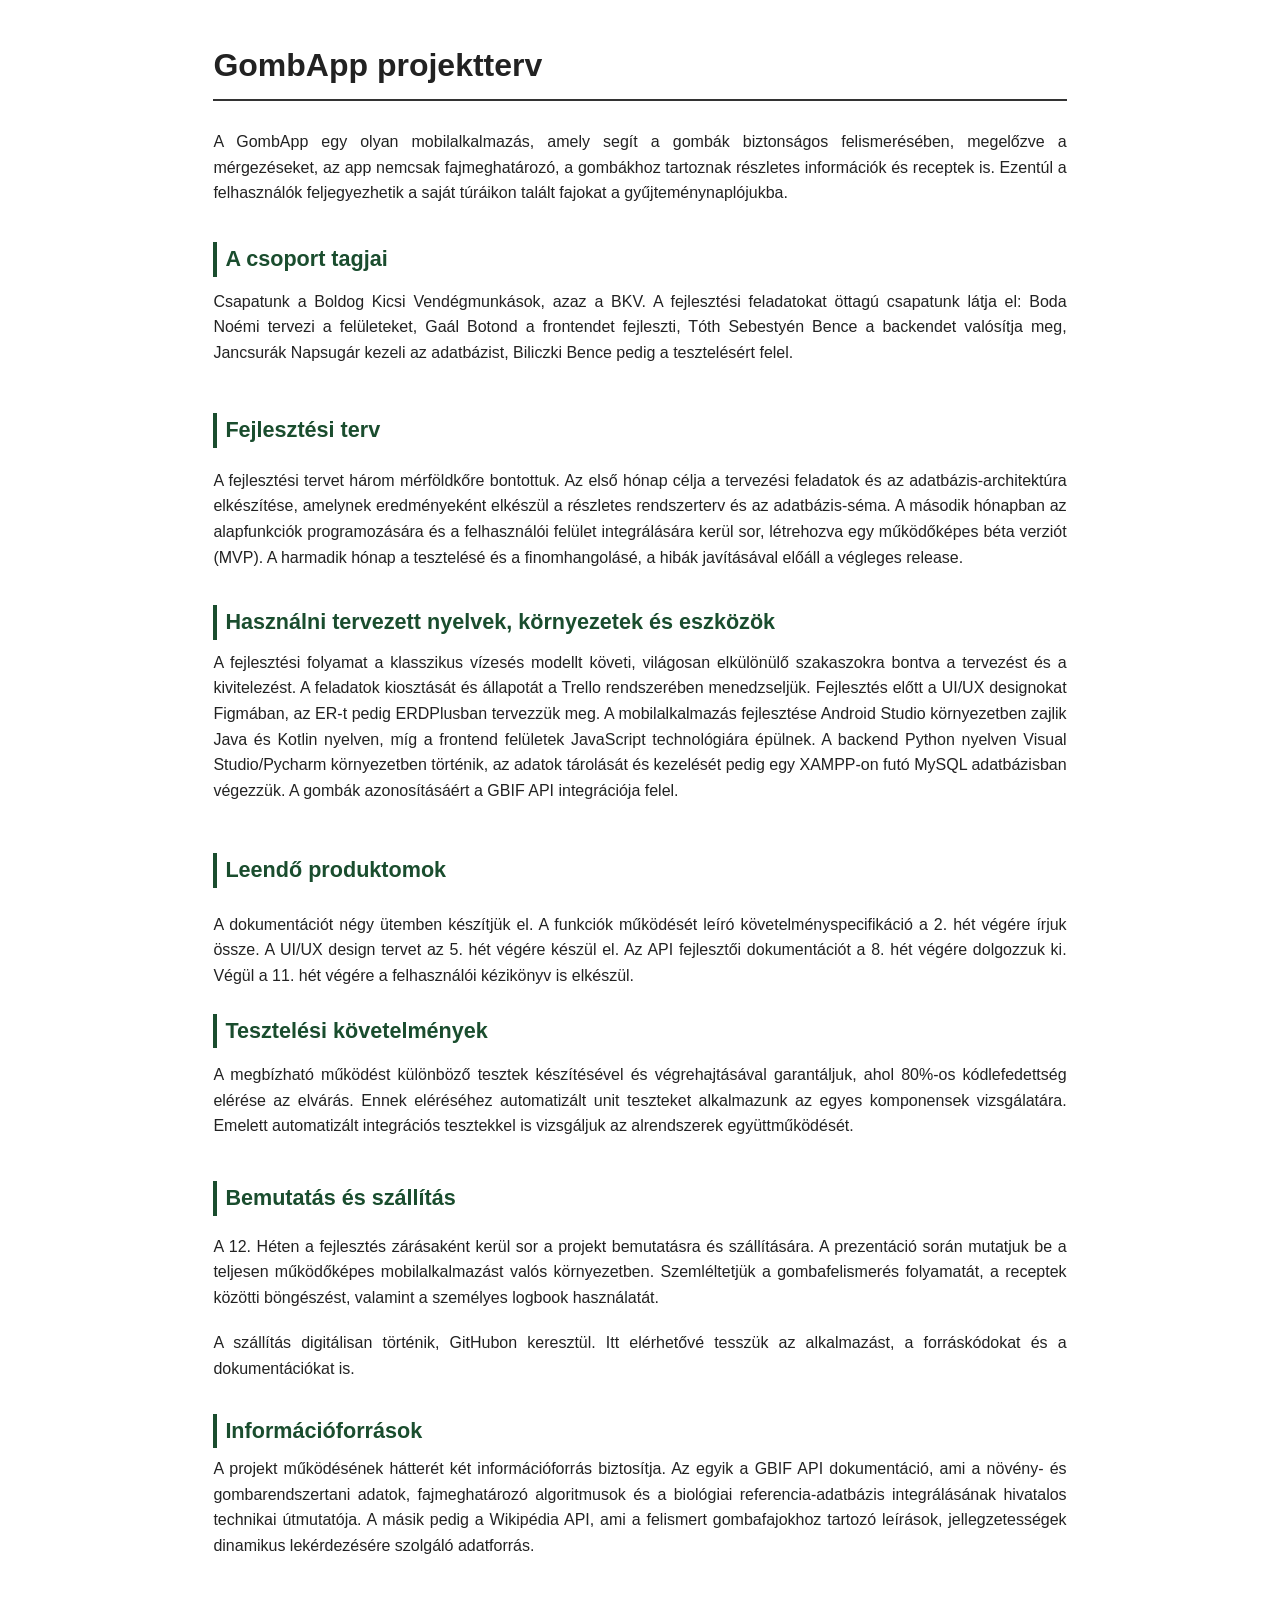
<file: main.html>
<!DOCTYPE html>
<html lang="hu">
<head>
  <meta charset="UTF-8">
  <title>GombApp projektterv</title>
  <style>
    body {
      width: 66.66%;
      margin: 40px auto;
      font-family: sans-serif;
      line-height: 1.6;
      color: #222;
    }

    h1 {
      font-size: 2rem;
      border-bottom: 2px solid #333;
      padding-bottom: 8px;
      margin-bottom: 28px;
    }

    h2 {
      font-size: 1.35rem;
      color: #1a4d2e;
      border-left: 4px solid #1a4d2e;
      padding-left: 8px;
    }

    /* Változó méretű térközök a címek és bekezdések körül */
    h1 + p {
      margin-bottom: 36px;
    }

    h2.tagok {
      margin-top: 30px;
      margin-bottom: 12px;
    }

    h2.fejlesztes {
      margin-top: 48px;
      margin-bottom: 20px;
    }

    h2.eszkozok {
      margin-top: 35px;
      margin-bottom: 10px;
    }

    h2.produktumok {
      margin-top: 50px;
      margin-bottom: 24px;
    }

    h2.teszteles {
      margin-top: 25px;
      margin-bottom: 14px;
    }

    h2.szallitas {
      margin-top: 42px;
      margin-bottom: 18px;
    }

    h2.forrasok {
      margin-top: 32px;
      margin-bottom: 8px;
    }

    p {
      margin-top: 0;
      margin-bottom: 20px;
      text-align: justify;
    }

    p.extra-hezag {
      margin-bottom: 32px;
    }
  </style>
</head>
<body>

  <h1>GombApp projektterv</h1>

  <p>A GombApp egy olyan mobilalkalmazás, amely segít a gombák biztonságos felismerésében, megelőzve a mérgezéseket, az app nemcsak fajmeghatározó, a gombákhoz tartoznak részletes információk és receptek is. Ezentúl a felhasználók feljegyezhetik a saját túráikon talált fajokat a gyűjteménynaplójukba.</p>

  <h2 class="tagok">A csoport tagjai</h2>
  <p class="extra-hezag">Csapatunk a Boldog Kicsi Vendégmunkások, azaz a BKV. A fejlesztési feladatokat öttagú csapatunk látja el: Boda Noémi tervezi a felületeket, Gaál Botond a frontendet fejleszti, Tóth Sebestyén Bence a backendet valósítja meg, Jancsurák Napsugár kezeli az adatbázist, Biliczki Bence pedig a tesztelésért felel.</p>

  <h2 class="fejlesztes">Fejlesztési terv</h2>
  <p>A fejlesztési tervet három mérföldkőre bontottuk. Az első hónap célja a tervezési feladatok és az adatbázis-architektúra elkészítése, amelynek eredményeként elkészül a részletes rendszerterv és az adatbázis-séma. A második hónapban az alapfunkciók programozására és a felhasználói felület integrálására kerül sor, létrehozva egy működőképes béta verziót (MVP). A harmadik hónap a tesztelésé és a finomhangolásé, a hibák javításával előáll a végleges release.</p>

  <h2 class="eszkozok">Használni tervezett nyelvek, környezetek és eszközök</h2>
  <p class="extra-hezag">A fejlesztési folyamat a klasszikus vízesés modellt követi, világosan elkülönülő szakaszokra bontva a tervezést és a kivitelezést. A feladatok kiosztását és állapotát a Trello rendszerében menedzseljük. Fejlesztés előtt a UI/UX designokat Figmában, az ER-t pedig ERDPlusban tervezzük meg. A mobilalkalmazás fejlesztése Android Studio környezetben zajlik Java és Kotlin nyelven, míg a frontend felületek JavaScript technológiára épülnek. A backend Python nyelven Visual Studio/Pycharm környezetben történik, az adatok tárolását és kezelését pedig egy XAMPP-on futó MySQL adatbázisban végezzük. A gombák azonosításáért a GBIF API integrációja felel.</p>

  <h2 class="produktumok">Leendő produktomok</h2>
  <p>A dokumentációt négy ütemben készítjük el. A funkciók működését leíró követelményspecifikáció a 2. hét végére írjuk össze. A UI/UX design tervet az 5. hét végére készül el. Az API fejlesztői dokumentációt a 8. hét végére dolgozzuk ki. Végül a 11. hét végére a felhasználói kézikönyv is elkészül.</p>

  <h2 class="teszteles">Tesztelési követelmények</h2>
  <p>A megbízható működést különböző tesztek készítésével és végrehajtásával garantáljuk, ahol 80%-os kódlefedettség elérése az elvárás. Ennek eléréséhez automatizált unit teszteket alkalmazunk az egyes komponensek vizsgálatára. Emelett automatizált integrációs tesztekkel is vizsgáljuk az alrendszerek együttműködését.</p>

  <h2 class="szallitas">Bemutatás és szállítás</h2>
  <p>A 12. Héten a fejlesztés zárásaként kerül sor a projekt bemutatásra és szállítására. A prezentáció során mutatjuk be a teljesen működőképes mobilalkalmazást valós környezetben. Szemléltetjük a gombafelismerés folyamatát, a receptek közötti böngészést, valamint a személyes logbook használatát.</p>
  <p class="extra-hezag">A szállítás digitálisan történik, GitHubon keresztül. Itt elérhetővé tesszük az alkalmazást, a forráskódokat és a dokumentációkat is.</p>

  <h2 class="forrasok">Információforrások</h2>
  <p>A projekt működésének hátterét két információforrás biztosítja. Az egyik a GBIF API dokumentáció, ami a növény- és gombarendszertani adatok, fajmeghatározó algoritmusok és a biológiai referencia-adatbázis integrálásának hivatalos technikai útmutatója. A másik pedig a Wikipédia API, ami a felismert gombafajokhoz tartozó leírások, jellegzetességek dinamikus lekérdezésére szolgáló adatforrás.</p>

</body>
</html>
</file>
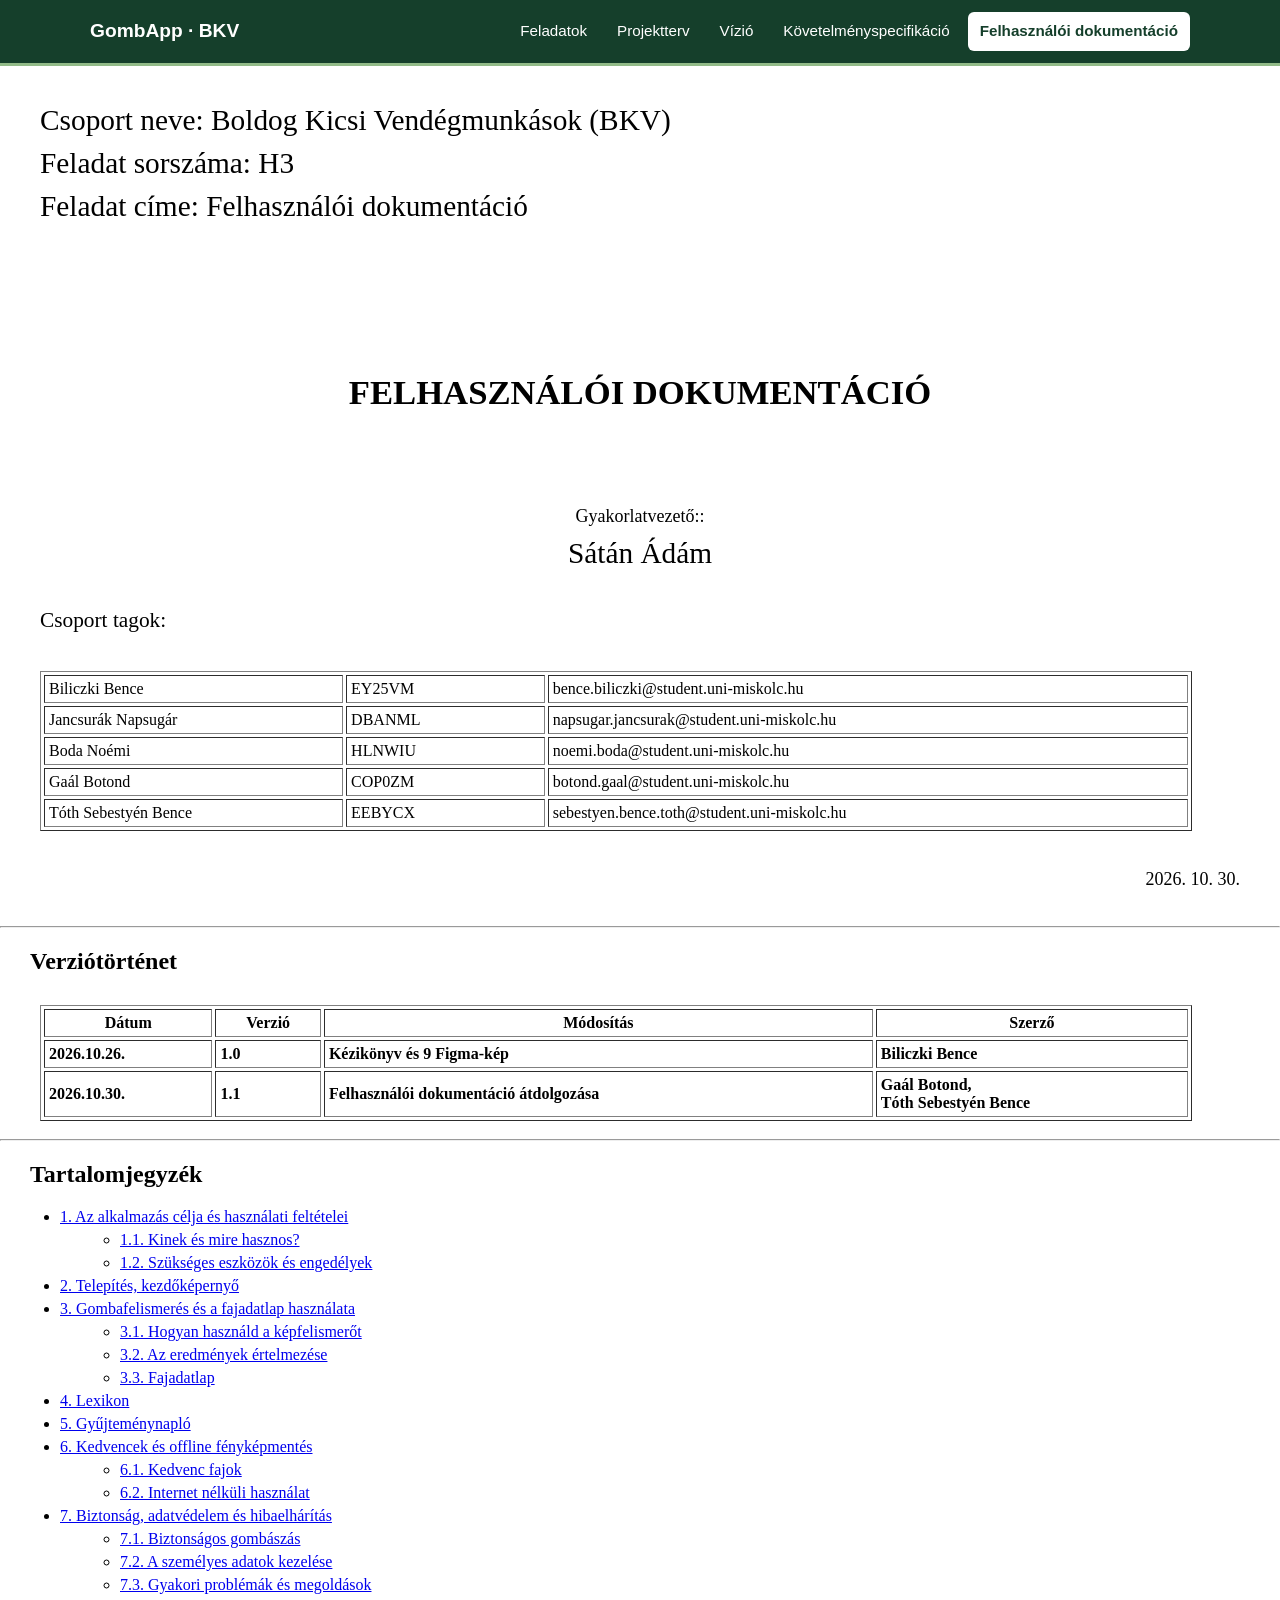
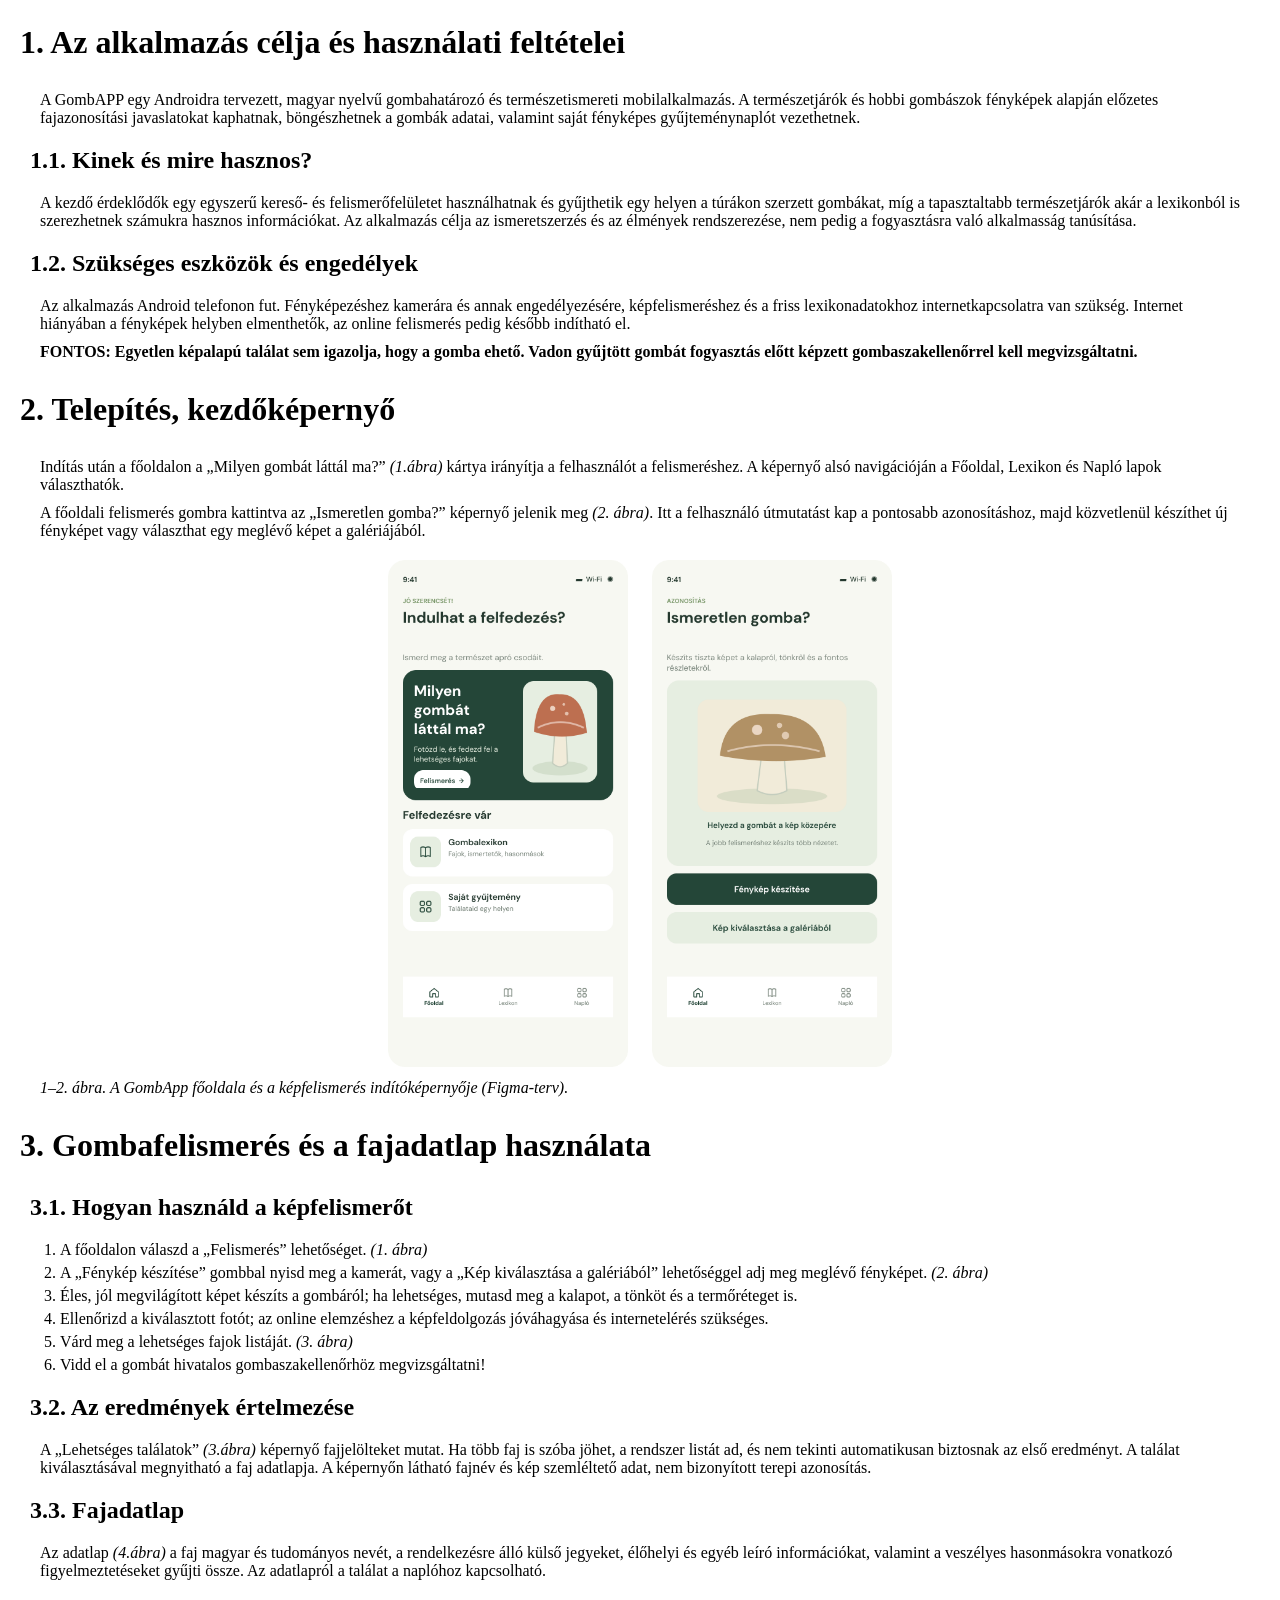
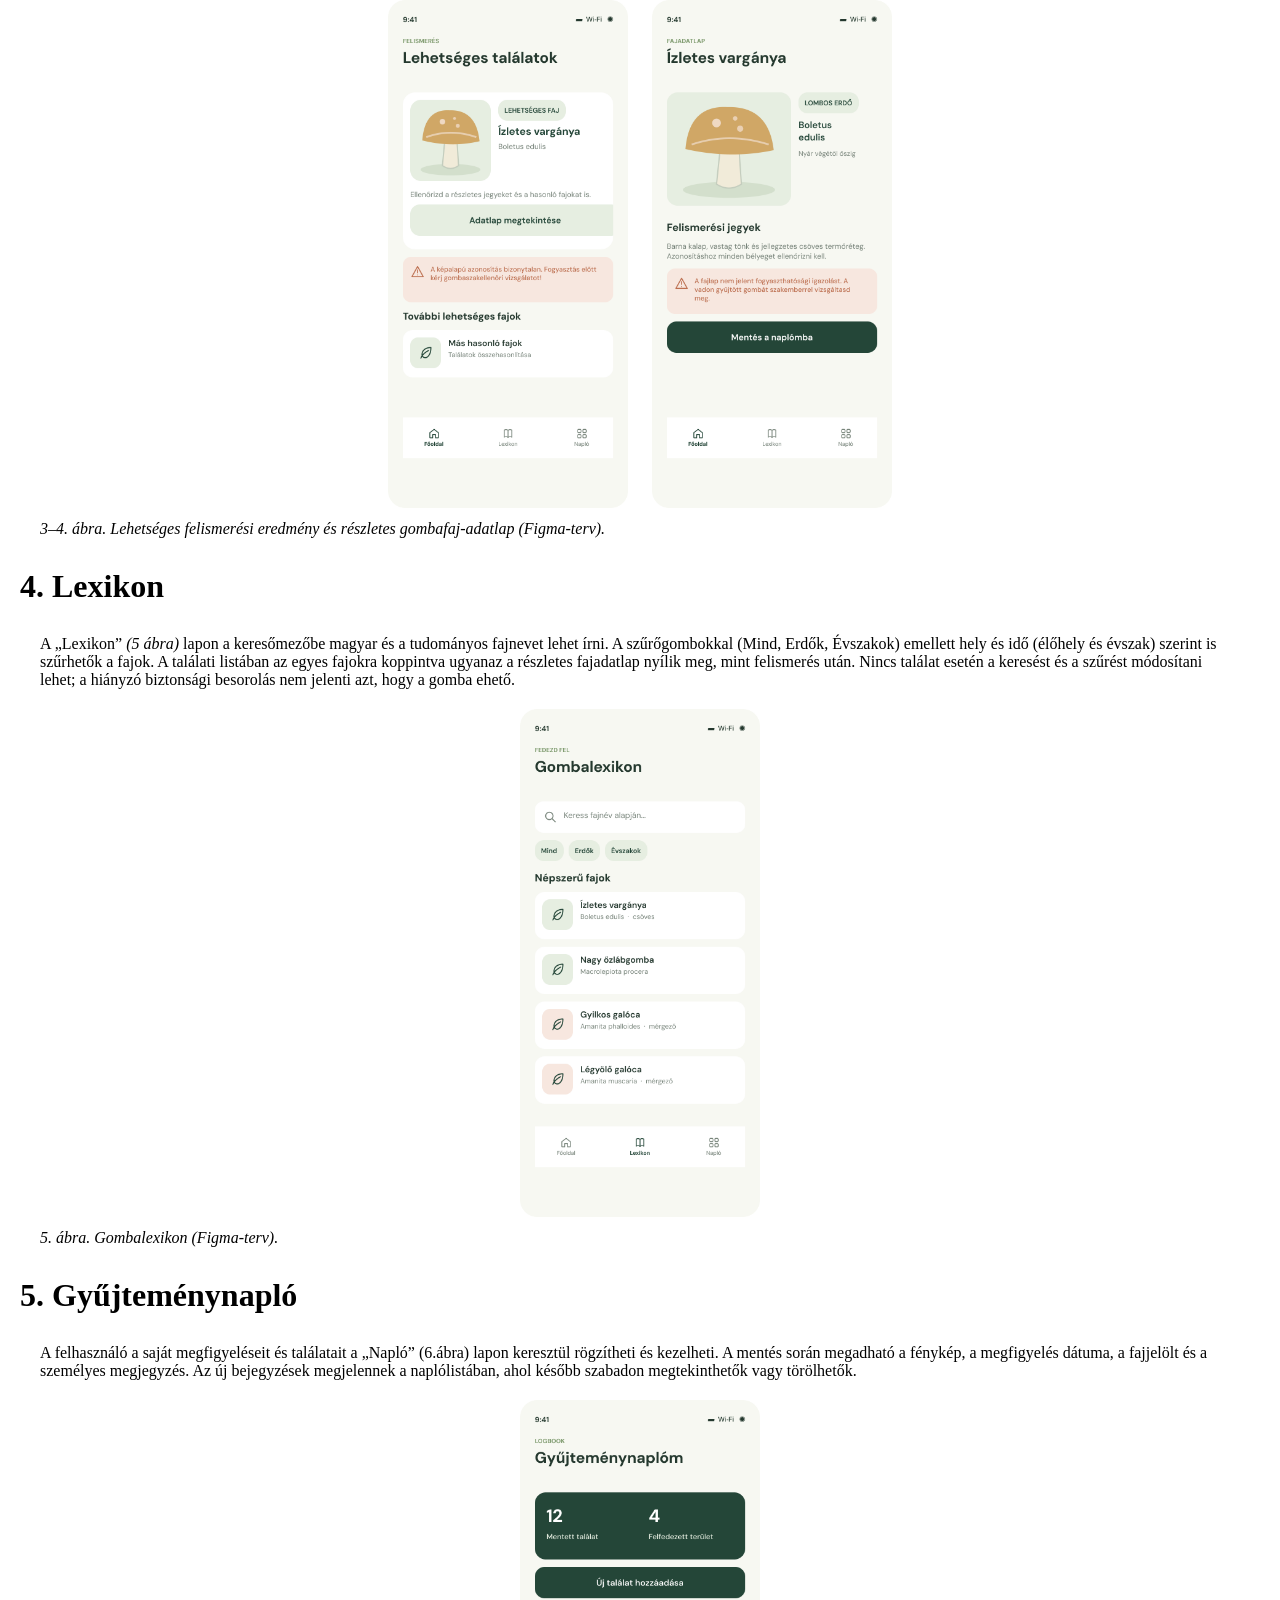
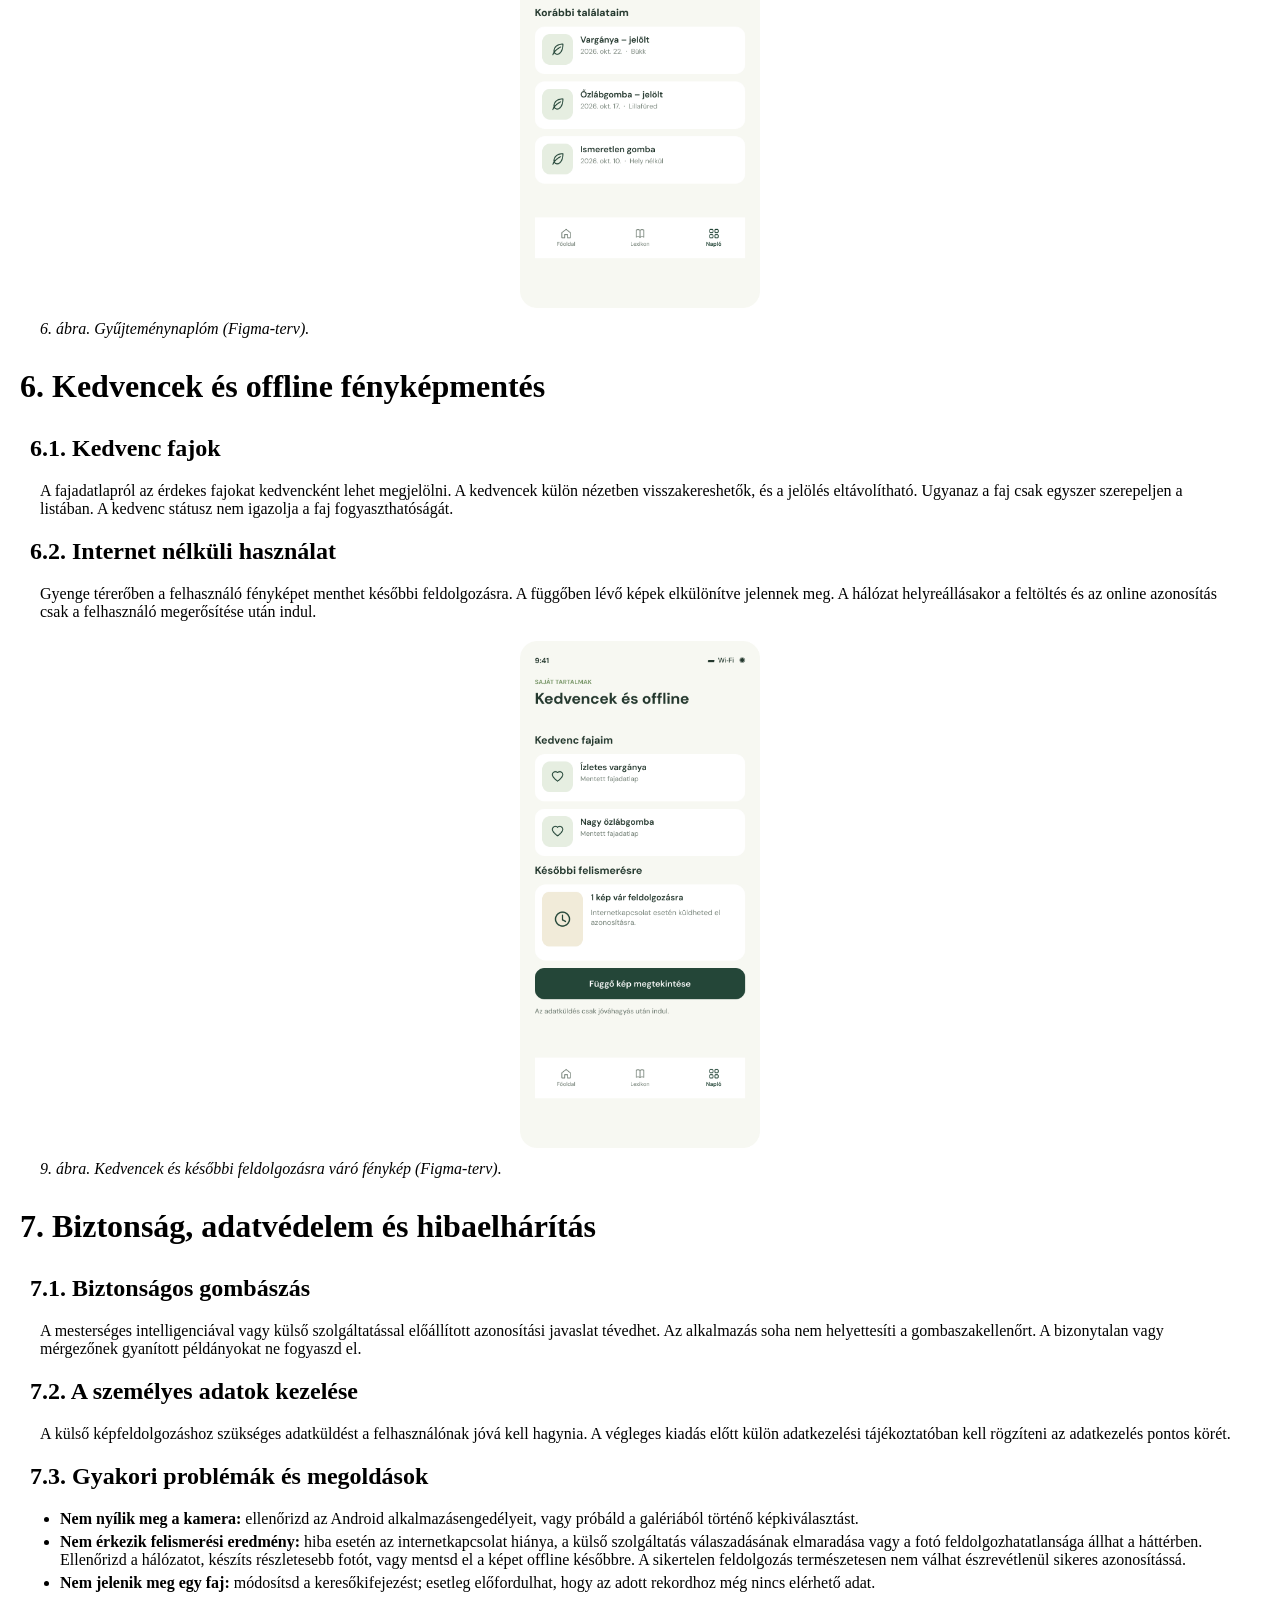
<file: feladat_weblapok/felhasznaloi-dokumentacio.html>
<!DOCTYPE html>
<html lang="hu">
  <head>
    <meta charset="UTF-8">
    <meta name="viewport" content="width=device-width, initial-scale=1.0">
    <title>Felhasználói dokumentáció</title>
    <style>
      body {
        margin: 0;
        padding: 0;
      }
      h1 {
        margin: 30px 20px ;
      }
      h2 {
        margin: 20px 30px ;
      }
      h3 {
        margin: 10px 40px;
      }
      p {
        margin: 10px 40px;
      }
      table {
        margin: 10px 40px;
      }
      ol {
        margin: 5px 10px;
      }
      ul {
        margin: 5px 10px;
      }
      li {
        margin: 5px 10px;
      }
      .under_dev {
        color: gray;
      }

      h4 { margin: 10px 40px; }
      .table-scroll { overflow-x: auto; }
      img { max-width: 100%; height: auto; }
      figure { margin: 20px 40px; }
      figcaption { margin-top: 10px; }
      td p, th p, li p { margin: 0; }
      main p, main li { overflow-wrap: anywhere; }
      @media (max-width: 640px) { figure { margin: 16px; } }
    .manual-screenshots { display: flex; flex-wrap: wrap; justify-content: center; align-items: flex-start; gap: 24px; }
      .manual-screenshots img { display: block; width: 240px; max-width: 100%; height: auto; }
      .manual-figure { margin: 20px 40px; }
      .manual-figure figcaption { margin-top: 12px; }
      @media (max-width: 640px) { .manual-figure { margin: 16px; } }
    </style>
    <link rel="stylesheet" href="../navigation.css">
</head>
  <body>
<nav class="site-nav" aria-label="Fő navigáció">
  <div class="site-nav__inner">
    <a class="site-nav__brand" href="../index.html">GombApp · BKV</a>
    <div class="site-nav__links">
      <a href="../index.html">Feladatok</a>
      <a href="projektterv.html">Projektterv</a>
      <a href="vizio.html">Vízió</a>
      <a href="szoftver-kovetelmeny.html">Követelményspecifikáció</a>
      <a href="felhasznaloi-dokumentacio.html" aria-current="page">Felhasználói dokumentáció</a>
    </div>
  </div>
</nav>



<p style="margin-bottom: 0cm;" align="center"><br>

</p>

<p style="margin-bottom: 0cm;" align="left" lang="hu-HU"><font style="font-size: 22pt;" size="6">Csoport
neve: Boldog Kicsi Vendégmunkások (BKV)</font></p>

<p style="margin-bottom: 0cm;" align="left"><font style="font-size: 22pt;" size="6">Feladat
sorszáma: H3</font></p>

<p style="margin-bottom: 0cm;" align="left"><font style="font-size: 22pt;" size="6">Feladat
címe: Felhasználói dokumentáció</font></p>

<p style="margin-bottom: 0cm;" align="center"><br>

</p>

<p style="margin-bottom: 0cm;" align="center"><br>

</p>

<p style="margin-bottom: 0cm;" align="center"><br>

</p>

<p style="margin-bottom: 0cm;" align="center"><br>

</p>

<p style="margin-bottom: 0cm;" align="center"><br>

</p>

<p style="margin-bottom: 0cm;" align="center" lang="hu-HU"><font style="font-size: 26pt;" size="6"><b><span lang="en-US">FELHASZNÁLÓI DOKUMENTÁCIÓ</span></b></font></p>

<p style="margin-bottom: 0cm;" align="center"><br>

</p>

<p style="margin-bottom: 0cm;" align="center"><br>

</p>

<p style="margin-bottom: 0cm;" align="center"><br>

</p>

<p style="margin-bottom: 0cm;" align="center" lang="hu-HU"><font size="4">Gyakorlatvezető::</font></p>

<p style="margin-bottom: 0cm;" align="center" lang="hu-HU"><font style="font-size: 22pt;" size="6">Sátán Ádám</font></p>

<p style="margin-bottom: 0cm;" align="center"><br>

</p>

<p style="margin-bottom: 0cm;" align="left" lang="hu-HU"><font style="font-size: 16pt;" size="4">Csoport
tagok:</font></p>

<p style="margin-bottom: 0cm;" align="left"><br>

</p>

<table border="1" cellpadding="4" cellspacing="3" width="90%">

	<colgroup><col width="118">
	<col width="75">
	<col width="264">
	</colgroup><tbody >
    <tr valign="top">

		<td width="118">

      <p align="left" lang="hu-HU"><font size="3">Biliczki Bence</font></p>

		</td>

		<td width="75" >

      <p align="left" lang="hu-HU"><font size="3">EY25VM</font></p>

		</td>

		<td width="264" >

      <p align="left" lang="hu-HU"><font size="3">bence.biliczki@student.uni-miskolc.hu</font></p>

		</td>

	</tr>

	<tr valign="top">

		<td width="118" >

      <p align="left" lang="hu-HU"><font size="3">Jancsurák Napsugár</font></p>

		</td>

		<td width="75" >

      <p align="left" lang="hu-HU"><font size="3">DBANML</font></p>

		</td>

		<td width="264" >

      <p align="left" lang="hu-HU"><font size="3">napsugar.jancsurak@student.uni-miskolc.hu</font></p>

		</td>

	</tr>

	<tr valign="top">

		<td width="118" >

      <p align="left" lang="hu-HU"><font size="3">Boda Noémi</font></p>

		</td>

		<td width="75" >

      <p align="left" lang="hu-HU"><font size="3">HLNWIU</font></p>

		</td>

		<td width="264" >

      <p align="left" lang="hu-HU"><font size="3">noemi.boda@student.uni-miskolc.hu</font></p>

		</td>

	</tr>

	<tr valign="top" >

		<td width="118" >

      <p align="left" lang="hu-HU"><font size="3">Gaál Botond</font></p>

		</td>

		<td width="75" >

      <p align="left" lang="hu-HU"><font size="3">COP0ZM</font></p>

		</td>

		<td width="264" >

      <p align="left" lang="hu-HU"><font size="3">botond.gaal@student.uni-miskolc.hu</font></p>

		</td>

	</tr>

	<tr valign="top" >

		<td width="118" >

      <p align="left" lang="hu-HU"><font size="3">Tóth Sebestyén Bence</font></p>

		</td>

		<td width="75" >

      <p align="left" lang="hu-HU"><font size="3">EEBYCX</font></p>

		</td>

		<td width="264" >

      <p align="left" lang="hu-HU"><font size="3">sebestyen.bence.toth@student.uni-miskolc.hu</font></p>

		</td>

	</tr>

  </tbody>
</table>

<p style="margin-bottom: 0cm;" align="left"><br>

</p>

<p style="margin-bottom: 0cm;" align="right" lang="hu-HU"><font size="4">2026. 10. 30.</font></p>

<p style="margin-bottom: 0cm;" align="center"><br>

</p>





    <hr>
<h2>Verziótörténet</h2>
<div class="table-scroll"><table border="1" cellpadding="4" cellspacing="3" width="90%"><tbody>
<tr>
<th scope="col"><p><strong>Dátum</strong></p></th>
<th scope="col"><p><strong>Verzió</strong></p></th>
<th scope="col"><p><strong>Módosítás</strong></p></th>
<th scope="col"><p><strong>Szerző</strong></p></th>
</tr>
<tr>
<td><p><strong>2026.10.26.</strong></p></td>
<td><p><strong>1.0</strong></p></td>
<td><p><strong>Kézikönyv és 9 Figma-kép</strong></p></td>
<td><p><strong>Biliczki Bence</strong></p></td>
</tr>
<tr>
<td><p><strong>2026.10.30.</strong></p></td>
<td><p><strong>1.1</strong></p></td>
<td><p><strong>Felhasználói dokumentáció átdolgozása</strong></p></td>
<td><p><strong>Gaál Botond,</strong></p>
<p><strong>Tóth Sebestyén Bence</strong></p></td>
</tr>
</tbody></table></div>
<hr>
<h2>Tartalomjegyzék</h2>
<nav aria-label="Tartalomjegyzék"><ul>
<li><a href="#1">1. Az alkalmazás célja és használati feltételei</a><ul><li><a href="#1.1">1.1. Kinek és mire hasznos?</a></li><li><a href="#1.2">1.2. Szükséges eszközök és engedélyek</a></li></ul></li><li><a href="#2">2. Telepítés, kezdőképernyő</a></li><li><a href="#3">3. Gombafelismerés és a fajadatlap használata</a><ul><li><a href="#3.1">3.1. Hogyan használd a képfelismerőt</a></li><li><a href="#3.2">3.2. Az eredmények értelmezése</a></li><li><a href="#3.3">3.3. Fajadatlap</a></li></ul></li><li><a href="#4">4. Lexikon</a></li><li><a href="#5">5. Gyűjteménynapló</a></li><li><a href="#6">6. Kedvencek és offline fényképmentés</a><ul><li><a href="#6.1">6.1. Kedvenc fajok</a></li><li><a href="#6.2">6.2. Internet nélküli használat</a></li></ul></li><li><a href="#7">7. Biztonság, adatvédelem és hibaelhárítás</a><ul><li><a href="#7.1">7.1. Biztonságos gombászás</a></li><li><a href="#7.2">7.2. A személyes adatok kezelése</a></li><li><a href="#7.3">7.3. Gyakori problémák és megoldások</a></li></ul></li></ul></nav>
<main id="document-content">
<span id="h.bhtucdz5lkcq"></span><h1 id="1"><strong>1. Az alkalmazás célja és használati feltételei</strong></h1>
<p>A GombAPP egy Androidra tervezett, magyar nyelvű gombahatározó és természetismereti mobilalkalmazás. A természetjárók és hobbi gombászok fényképek alapján előzetes fajazonosítási javaslatokat kaphatnak, böngészhetnek a gombák adatai, valamint saját fényképes gyűjteménynaplót vezethetnek.</p>
<span id="h.r0f4uyudpoar"></span><h2 id="1.1"><strong>1.1. Kinek és mire hasznos?</strong></h2>
<p>A kezdő érdeklődők egy egyszerű kereső- és felismerőfelületet használhatnak és gyűjthetik egy helyen a túrákon szerzett gombákat, míg a tapasztaltabb természetjárók akár a lexikonból is szerezhetnek számukra hasznos információkat. Az alkalmazás célja az ismeretszerzés és az élmények rendszerezése, nem pedig a fogyasztásra való alkalmasság tanúsítása.</p>
<span id="h.s9lj90rp4led"></span><h2 id="1.2"><strong>1.2. Szükséges eszközök és engedélyek</strong></h2>
<p>Az alkalmazás Android telefonon fut. Fényképezéshez kamerára és annak engedélyezésére, képfelismeréshez és a friss lexikonadatokhoz internetkapcsolatra van szükség. Internet hiányában a fényképek helyben elmenthetők, az online felismerés pedig később indítható el.</p>
<p><strong>FONTOS: Egyetlen képalapú találat sem igazolja, hogy a gomba ehető. Vadon gyűjtött gombát fogyasztás előtt képzett gombaszakellenőrrel kell megvizsgáltatni.</strong></p>
<span id="h.7m5nxcd2b9qd"></span><h1 id="2"><strong>2. Telepítés, kezdőképernyő</strong></h1>
<p>Indítás után a főoldalon a „Milyen gombát láttál ma?” <em>(1.ábra)</em> kártya irányítja a felhasználót a felismeréshez. A képernyő alsó navigációján a Főoldal, Lexikon és Napló lapok választhatók.</p>
<p>A főoldali felismerés gombra kattintva az „Ismeretlen gomba?” képernyő jelenik meg<em> (2. ábra)</em>. Itt a felhasználó útmutatást kap a pontosabb azonosításhoz, majd közvetlenül készíthet új fényképet vagy választhat egy meglévő képet a galériájából. </p>
<figure class="manual-figure"><div class="manual-screenshots">
<img src="assets/felhasznaloi-fooldal.png" alt="A GombApp főoldala" loading="lazy">
<img src="assets/felhasznaloi-felismeres-inditasa.png" alt="A képfelismerés indítóképernyője" loading="lazy">
</div>
<figcaption><em>1–2. ábra. A GombApp főoldala és a képfelismerés indítóképernyője (Figma-terv).</em></figcaption>
</figure>
<span id="h.1qyzfe1h8lwk"></span><h1 id="3"><strong>3. Gombafelismerés és a fajadatlap használata</strong></h1>
<span id="h.7u56bknmmuti"></span><h2 id="3.1"><strong>3.1. Hogyan használd a képfelismerőt</strong></h2>
<ol>
<li> A főoldalon válaszd a „Felismerés” lehetőséget.<em> (1. ábra)</em></li>
<li> A „Fénykép készítése” gombbal nyisd meg a kamerát, vagy a „Kép kiválasztása a galériából” lehetőséggel adj meg meglévő fényképet.<em> (2. ábra)</em></li>
<li> Éles, jól megvilágított képet készíts a gombáról; ha lehetséges, mutasd meg a kalapot, a tönköt és a termőréteget is.</li>
<li> Ellenőrizd a kiválasztott fotót; az online elemzéshez a képfeldolgozás jóváhagyása és internetelérés szükséges.</li>
<li> Várd meg a lehetséges fajok listáját.<em> (3. ábra)</em></li>
<li> Vidd el a gombát hivatalos gombaszakellenőrhöz megvizsgáltatni! </li>
</ol>
<span id="h.bq87y3zdcn44"></span><h2 id="3.2"><strong>3.2. Az eredmények értelmezése</strong></h2>
<p>A „Lehetséges találatok” <em>(3.ábra)</em> képernyő fajjelölteket mutat. Ha több faj is szóba jöhet, a rendszer listát ad, és nem tekinti automatikusan biztosnak az első eredményt. A találat kiválasztásával megnyitható a faj adatlapja. A képernyőn látható fajnév és kép szemléltető adat, nem bizonyított terepi azonosítás.</p>
<span id="h.n0yb32ae4sut"></span><h2 id="3.3"><strong>3.3. Fajadatlap</strong></h2>
<p>Az adatlap <em>(4.ábra)</em> a faj magyar és tudományos nevét, a rendelkezésre álló külső jegyeket, élőhelyi és egyéb leíró információkat, valamint a veszélyes hasonmásokra vonatkozó figyelmeztetéseket gyűjti össze. Az adatlapról a találat a naplóhoz kapcsolható.</p>
<figure class="manual-figure"><div class="manual-screenshots">
<img src="assets/felhasznaloi-talalatok.png" alt="Lehetséges felismerési találatok" loading="lazy">
<img src="assets/felhasznaloi-fajadatlap.png" alt="Gombafaj részletes adatlapja" loading="lazy">
</div>
<figcaption><em>3–4. ábra. Lehetséges felismerési eredmény és részletes gombafaj-adatlap (Figma-terv).</em></figcaption>
</figure>
<span id="h.oaw519t0cszp"></span><h1 id="4"><strong>4. Lexikon </strong><strong></strong></h1>
<p>A „Lexikon” <em>(5 ábra) </em>lapon a keresőmezőbe magyar és a tudományos fajnevet lehet írni. A szűrőgombokkal (Mind, Erdők, Évszakok) emellett hely és idő (élőhely és évszak) szerint is szűrhetők a fajok. A találati listában az egyes fajokra koppintva ugyanaz a részletes fajadatlap nyílik meg, mint felismerés után. Nincs találat esetén a keresést és a szűrést módosítani lehet; a hiányzó biztonsági besorolás nem jelenti azt, hogy a gomba ehető. </p>
<figure class="manual-figure"><div class="manual-screenshots">
<img src="assets/felhasznaloi-lexikon.png" alt="Gombalexikon" loading="lazy">
</div>
<figcaption><em>5. ábra. Gombalexikon (Figma-terv).</em></figcaption>
</figure>
<span id="h.8kxvhvrp3u5"></span><h1 id="5"><strong>5. Gyűjteménynapló</strong></h1>
<p>A felhasználó a saját megfigyeléseit és találatait a „Napló” (6.ábra) lapon keresztül rögzítheti és kezelheti. A mentés során megadható a fénykép, a megfigyelés dátuma, a fajjelölt és a személyes megjegyzés. Az új bejegyzések megjelennek a naplólistában, ahol később szabadon megtekinthetők vagy törölhetők.</p>
<figure class="manual-figure"><div class="manual-screenshots">
<img src="assets/felhasznaloi-naplo.png" alt="Személyes gyűjteménynapló" loading="lazy">
</div>
<figcaption><em>6. ábra. Gyűjteménynaplóm (Figma-terv).</em></figcaption>
</figure>
<span id="h.48b4xi9de8n7"></span><h1 id="6"><strong>6. Kedvencek és offline fényképmentés</strong></h1>
<span id="h.dlxue7b4jm82"></span><h2 id="6.1"><strong>6.1. Kedvenc fajok</strong></h2>
<p>A fajadatlapról az érdekes fajokat kedvencként lehet megjelölni. A kedvencek külön nézetben visszakereshetők, és a jelölés eltávolítható. Ugyanaz a faj csak egyszer szerepeljen a listában. A kedvenc státusz nem igazolja a faj fogyaszthatóságát.</p>
<span id="h.f0sgvrdqw8wy"></span><h2 id="6.2"><strong>6.2. Internet nélküli használat</strong></h2>
<p>Gyenge térerőben a felhasználó fényképet menthet későbbi feldolgozásra. A függőben lévő képek elkülönítve jelennek meg. A hálózat helyreállásakor a feltöltés és az online azonosítás csak a felhasználó megerősítése után indul. </p>
<figure class="manual-figure"><div class="manual-screenshots">
<img src="assets/felhasznaloi-kedvencek-offline.png" alt="Kedvencek és későbbi feldolgozásra váró fénykép" loading="lazy">
</div>
<figcaption><em>9. ábra. Kedvencek és későbbi feldolgozásra váró fénykép (Figma-terv).</em></figcaption>
</figure>
<span id="h.5kpi808kwmqf"></span><h1 id="7"><strong>7. Biztonság, adatvédelem és hibaelhárítás</strong></h1>
<span id="h.es6joaqvzj8o"></span><h2 id="7.1"><strong>7.1. Biztonságos gombászás</strong></h2>
<p>A mesterséges intelligenciával vagy külső szolgáltatással előállított azonosítási javaslat tévedhet. Az alkalmazás soha nem helyettesíti a gombaszakellenőrt. A bizonytalan vagy mérgezőnek gyanított példányokat ne fogyaszd el.</p>
<span id="h.uvnp0c47hy8l"></span><h2 id="7.2"><strong>7.2. A személyes adatok kezelése</strong></h2>
<p>A külső képfeldolgozáshoz szükséges adatküldést a felhasználónak jóvá kell hagynia. A végleges kiadás előtt külön adatkezelési tájékoztatóban kell rögzíteni az adatkezelés pontos körét.</p>
<span id="h.6r0n3hp4icb"></span><h2 id="7.3"><strong>7.3. Gyakori problémák és megoldások</strong></h2>
<ul>
<li><strong>Nem nyílik meg a kamera:</strong> ellenőrizd az Android alkalmazásengedélyeit, vagy próbáld a galériából történő képkiválasztást.</li>
<li><strong>Nem érkezik felismerési eredmény:</strong> hiba esetén az internetkapcsolat hiánya, a külső szolgáltatás válaszadásának elmaradása vagy a fotó feldolgozhatatlansága állhat a háttérben. Ellenőrizd a hálózatot, készíts részletesebb fotót, vagy mentsd el a képet offline későbbre. A sikertelen feldolgozás természetesen nem válhat észrevétlenül sikeres azonosítássá.</li>
<li><strong>Nem jelenik meg egy faj:</strong> módosítsd a keresőkifejezést; esetleg előfordulhat, hogy az adott rekordhoz még nincs elérhető adat.<strong></strong></li>
</ul>
</main>
</body>
</html>
</file>
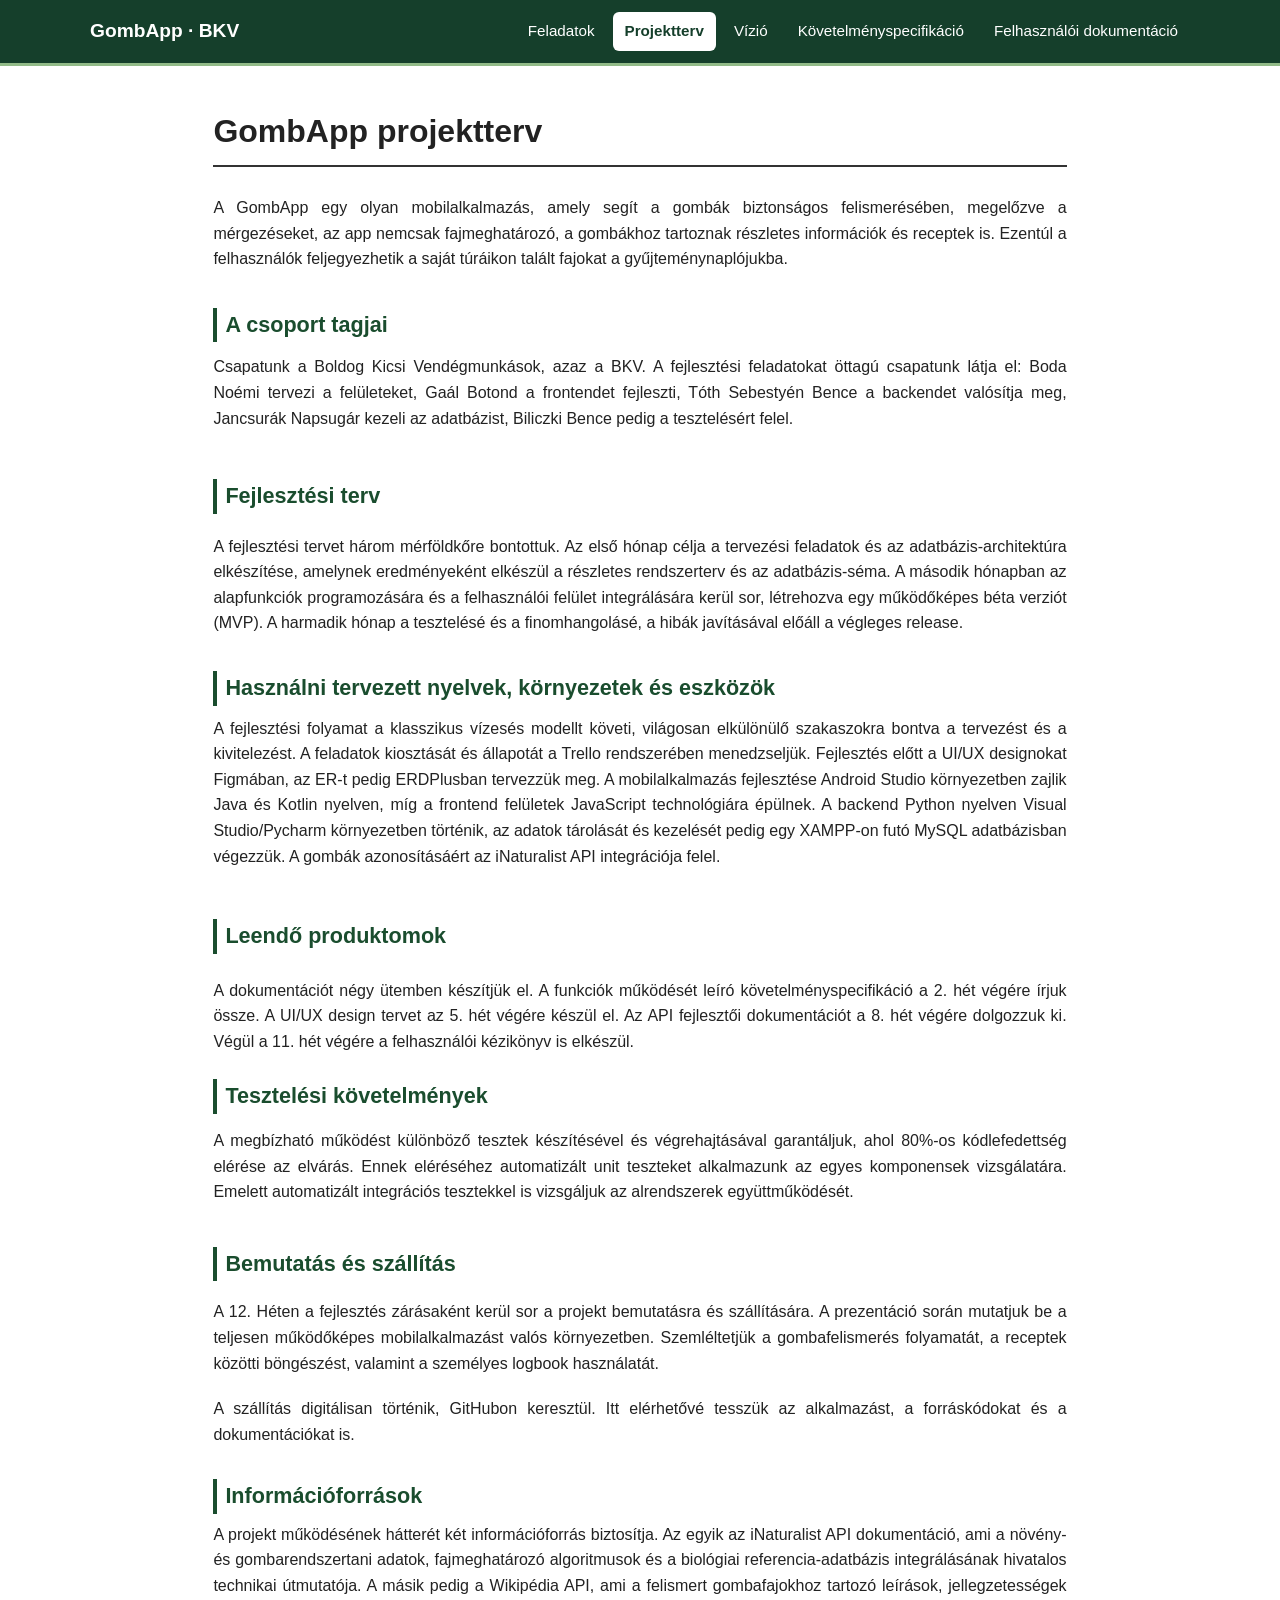
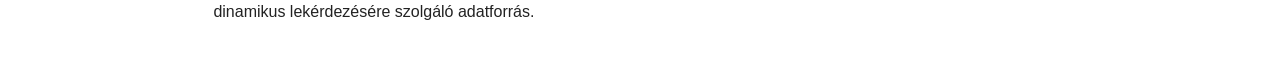
<file: feladat_weblapok/projektterv.html>
<!DOCTYPE html>
<html lang="hu">
<head>
  <meta charset="UTF-8">
  <meta name="viewport" content="width=device-width, initial-scale=1.0">
  <title>GombApp projektterv</title>
  <style>
    body {
      width: 66.66%;
      margin: 40px auto;
      font-family: sans-serif;
      line-height: 1.6;
      color: #222;
    }

    h1 {
      font-size: 2rem;
      border-bottom: 2px solid #333;
      padding-bottom: 8px;
      margin-bottom: 28px;
    }

    h2 {
      font-size: 1.35rem;
      color: #1a4d2e;
      border-left: 4px solid #1a4d2e;
      padding-left: 8px;
    }

    /* Változó méretű térközök a címek és bekezdések körül */
    h1 + p {
      margin-bottom: 36px;
    }

    h2.tagok {
      margin-top: 30px;
      margin-bottom: 12px;
    }

    h2.fejlesztes {
      margin-top: 48px;
      margin-bottom: 20px;
    }

    h2.eszkozok {
      margin-top: 35px;
      margin-bottom: 10px;
    }

    h2.produktumok {
      margin-top: 50px;
      margin-bottom: 24px;
    }

    h2.teszteles {
      margin-top: 25px;
      margin-bottom: 14px;
    }

    h2.szallitas {
      margin-top: 42px;
      margin-bottom: 18px;
    }

    h2.forrasok {
      margin-top: 32px;
      margin-bottom: 8px;
    }

    p {
      margin-top: 0;
      margin-bottom: 20px;
      text-align: justify;
    }

    p.extra-hezag {
      margin-bottom: 32px;
    }
  </style>
  <link rel="stylesheet" href="../navigation.css">
</head>
<body class="project-page">
<nav class="site-nav" aria-label="Fő navigáció">
  <div class="site-nav__inner">
    <a class="site-nav__brand" href="../index.html">GombApp · BKV</a>
    <div class="site-nav__links">
      <a href="../index.html">Feladatok</a>
      <a href="projektterv.html" aria-current="page">Projektterv</a>
      <a href="vizio.html">Vízió</a>
      <a href="szoftver-kovetelmeny.html">Követelményspecifikáció</a>
      <a href="felhasznaloi-dokumentacio.html">Felhasználói dokumentáció</a>
    </div>
  </div>
</nav>
<main class="project-document">

  <h1>GombApp projektterv</h1>

  <p>A GombApp egy olyan mobilalkalmazás, amely segít a gombák biztonságos felismerésében, megelőzve a mérgezéseket, az app nemcsak fajmeghatározó, a gombákhoz tartoznak részletes információk és receptek is. Ezentúl a felhasználók feljegyezhetik a saját túráikon talált fajokat a gyűjteménynaplójukba.</p>

  <h2 class="tagok">A csoport tagjai</h2>
  <p class="extra-hezag">Csapatunk a Boldog Kicsi Vendégmunkások, azaz a BKV. A fejlesztési feladatokat öttagú csapatunk látja el: Boda Noémi tervezi a felületeket, Gaál Botond a frontendet fejleszti, Tóth Sebestyén Bence a backendet valósítja meg, Jancsurák Napsugár kezeli az adatbázist, Biliczki Bence pedig a tesztelésért felel.</p>

  <h2 class="fejlesztes">Fejlesztési terv</h2>
  <p>A fejlesztési tervet három mérföldkőre bontottuk. Az első hónap célja a tervezési feladatok és az adatbázis-architektúra elkészítése, amelynek eredményeként elkészül a részletes rendszerterv és az adatbázis-séma. A második hónapban az alapfunkciók programozására és a felhasználói felület integrálására kerül sor, létrehozva egy működőképes béta verziót (MVP). A harmadik hónap a tesztelésé és a finomhangolásé, a hibák javításával előáll a végleges release.</p>

  <h2 class="eszkozok">Használni tervezett nyelvek, környezetek és eszközök</h2>
  <p class="extra-hezag">A fejlesztési folyamat a klasszikus vízesés modellt követi, világosan elkülönülő szakaszokra bontva a tervezést és a kivitelezést. A feladatok kiosztását és állapotát a Trello rendszerében menedzseljük. Fejlesztés előtt a UI/UX designokat Figmában, az ER-t pedig ERDPlusban tervezzük meg. A mobilalkalmazás fejlesztése Android Studio környezetben zajlik Java és Kotlin nyelven, míg a frontend felületek JavaScript technológiára épülnek. A backend Python nyelven Visual Studio/Pycharm környezetben történik, az adatok tárolását és kezelését pedig egy XAMPP-on futó MySQL adatbázisban végezzük. A gombák azonosításáért az iNaturalist API integrációja felel.</p>

  <h2 class="produktumok">Leendő produktomok</h2>
  <p>A dokumentációt négy ütemben készítjük el. A funkciók működését leíró követelményspecifikáció a 2. hét végére írjuk össze. A UI/UX design tervet az 5. hét végére készül el. Az API fejlesztői dokumentációt a 8. hét végére dolgozzuk ki. Végül a 11. hét végére a felhasználói kézikönyv is elkészül.</p>

  <h2 class="teszteles">Tesztelési követelmények</h2>
  <p>A megbízható működést különböző tesztek készítésével és végrehajtásával garantáljuk, ahol 80%-os kódlefedettség elérése az elvárás. Ennek eléréséhez automatizált unit teszteket alkalmazunk az egyes komponensek vizsgálatára. Emelett automatizált integrációs tesztekkel is vizsgáljuk az alrendszerek együttműködését.</p>

  <h2 class="szallitas">Bemutatás és szállítás</h2>
  <p>A 12. Héten a fejlesztés zárásaként kerül sor a projekt bemutatásra és szállítására. A prezentáció során mutatjuk be a teljesen működőképes mobilalkalmazást valós környezetben. Szemléltetjük a gombafelismerés folyamatát, a receptek közötti böngészést, valamint a személyes logbook használatát.</p>
  <p class="extra-hezag">A szállítás digitálisan történik, GitHubon keresztül. Itt elérhetővé tesszük az alkalmazást, a forráskódokat és a dokumentációkat is.</p>

  <h2 class="forrasok">Információforrások</h2>
  <p>A projekt működésének hátterét két információforrás biztosítja. Az egyik az iNaturalist API dokumentáció, ami a növény- és gombarendszertani adatok, fajmeghatározó algoritmusok és a biológiai referencia-adatbázis integrálásának hivatalos technikai útmutatója. A másik pedig a Wikipédia API, ami a felismert gombafajokhoz tartozó leírások, jellegzetességek dinamikus lekérdezésére szolgáló adatforrás.</p>

</main>
</body>
</html>
</file>
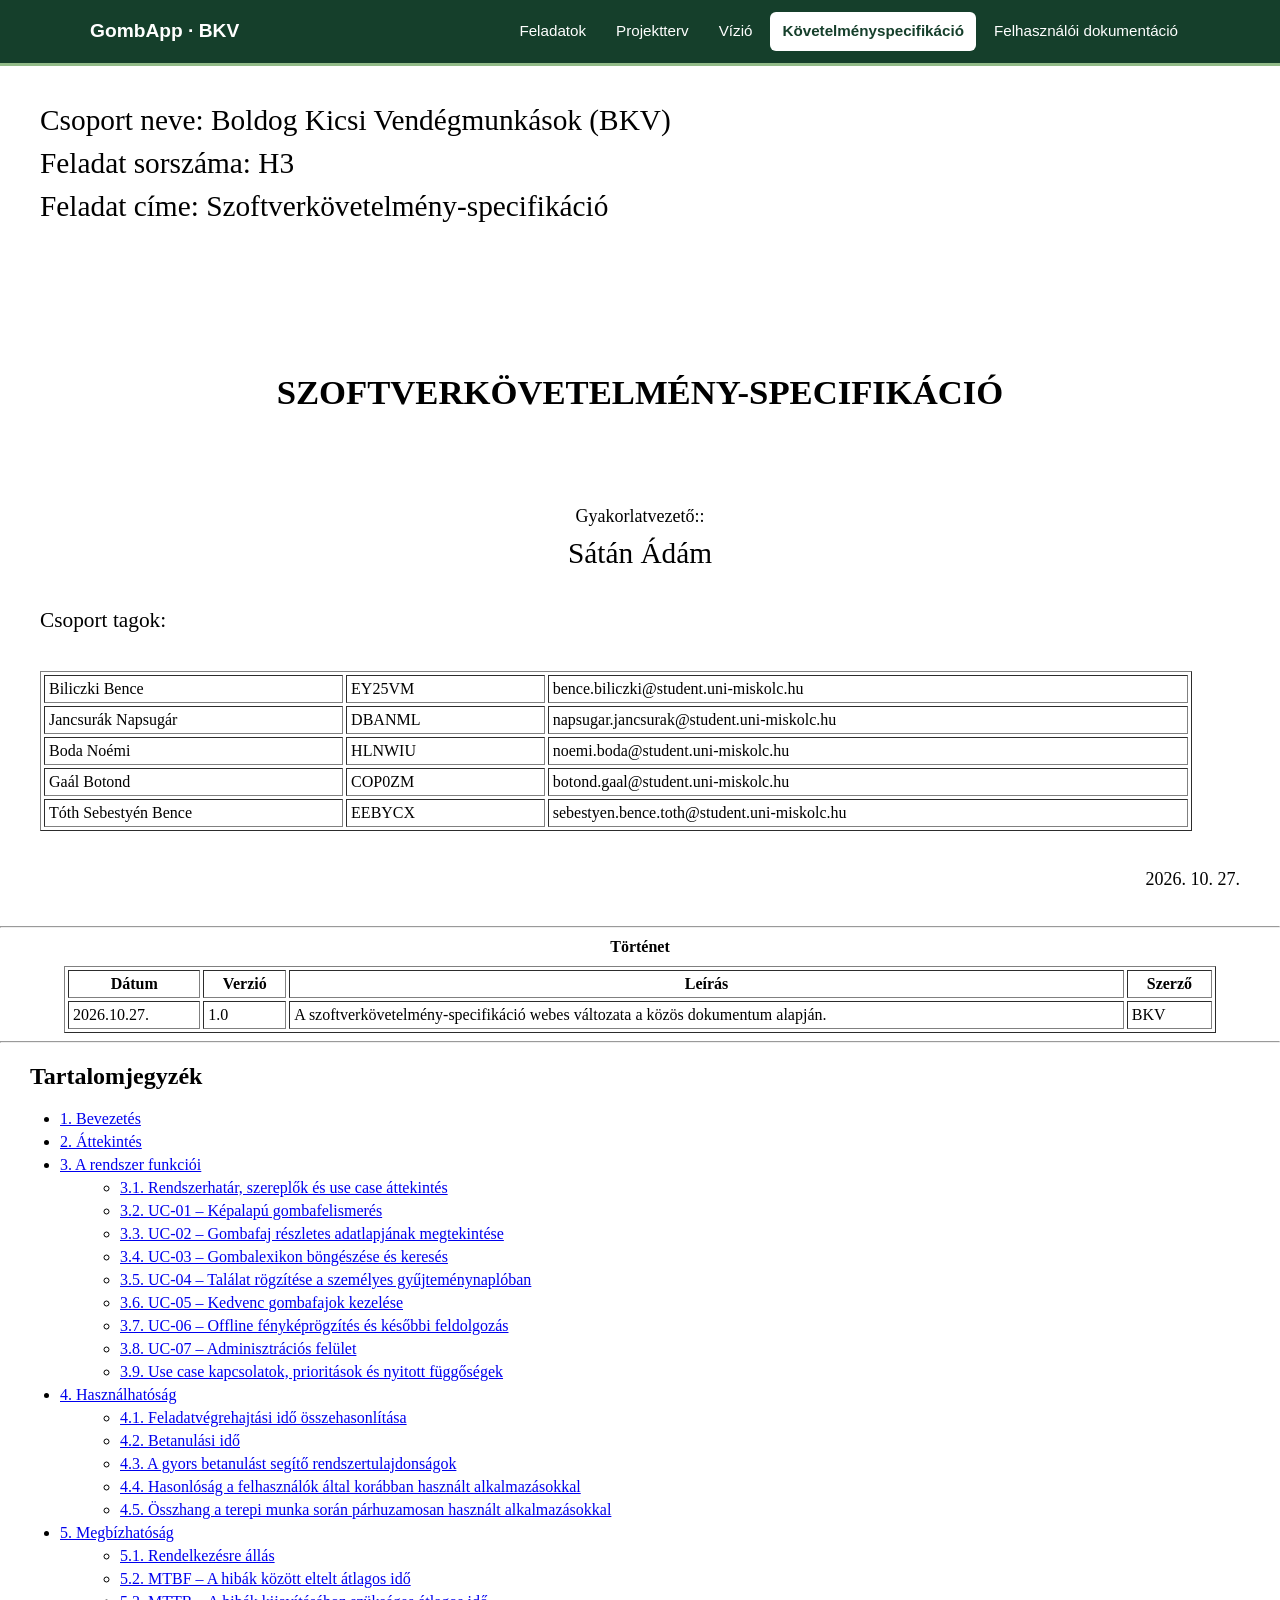
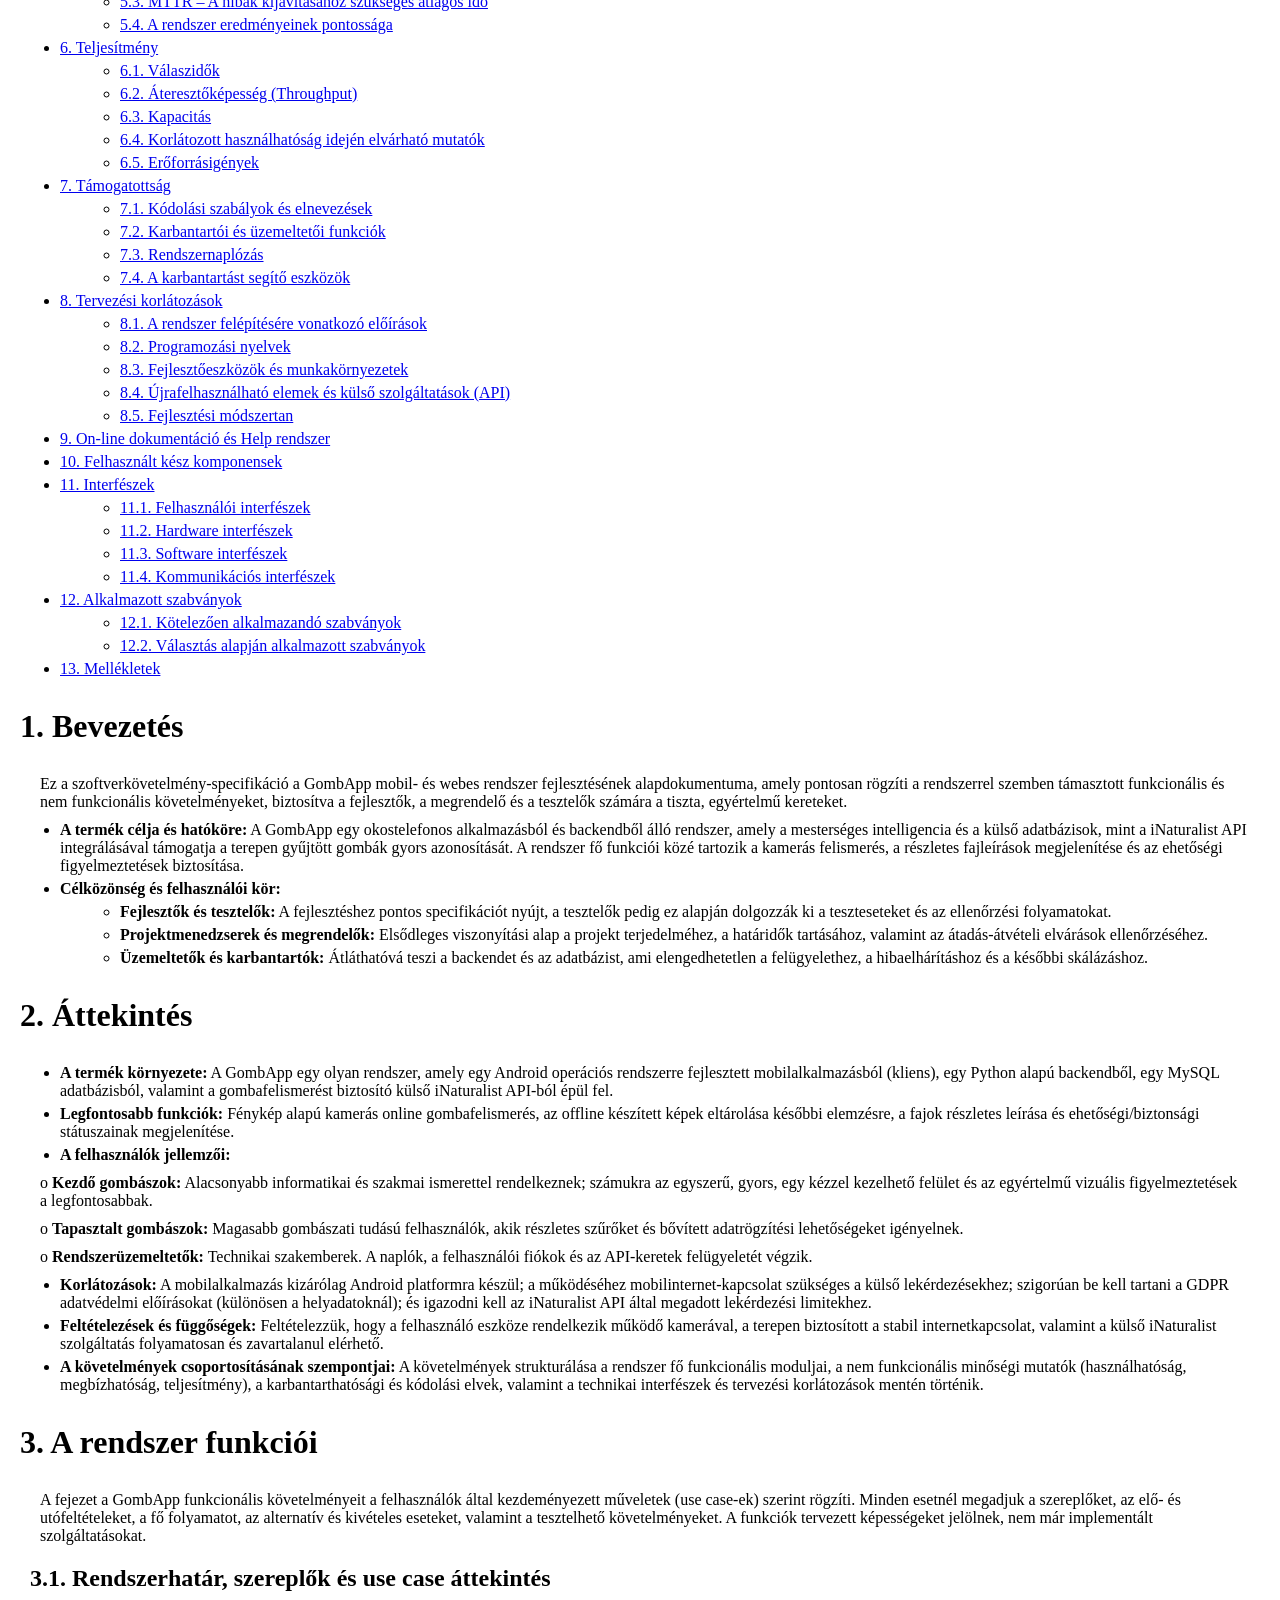
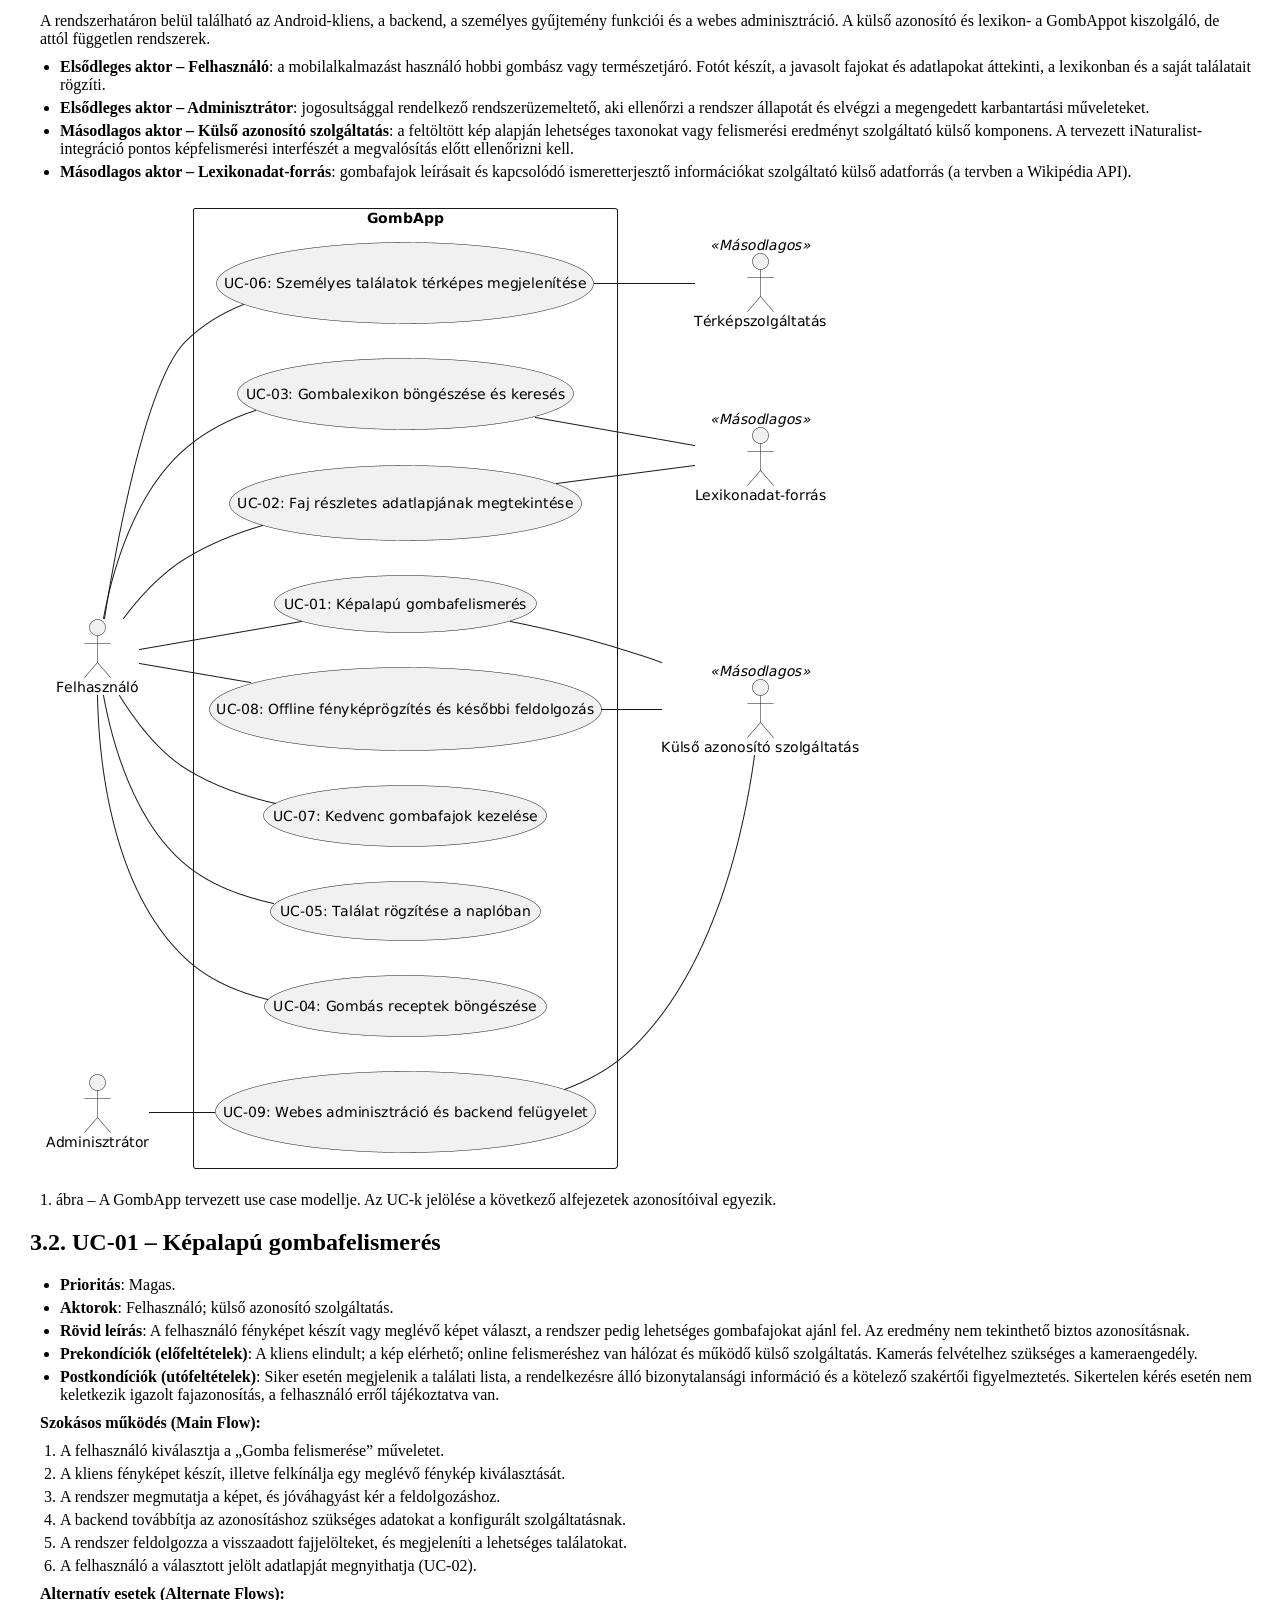
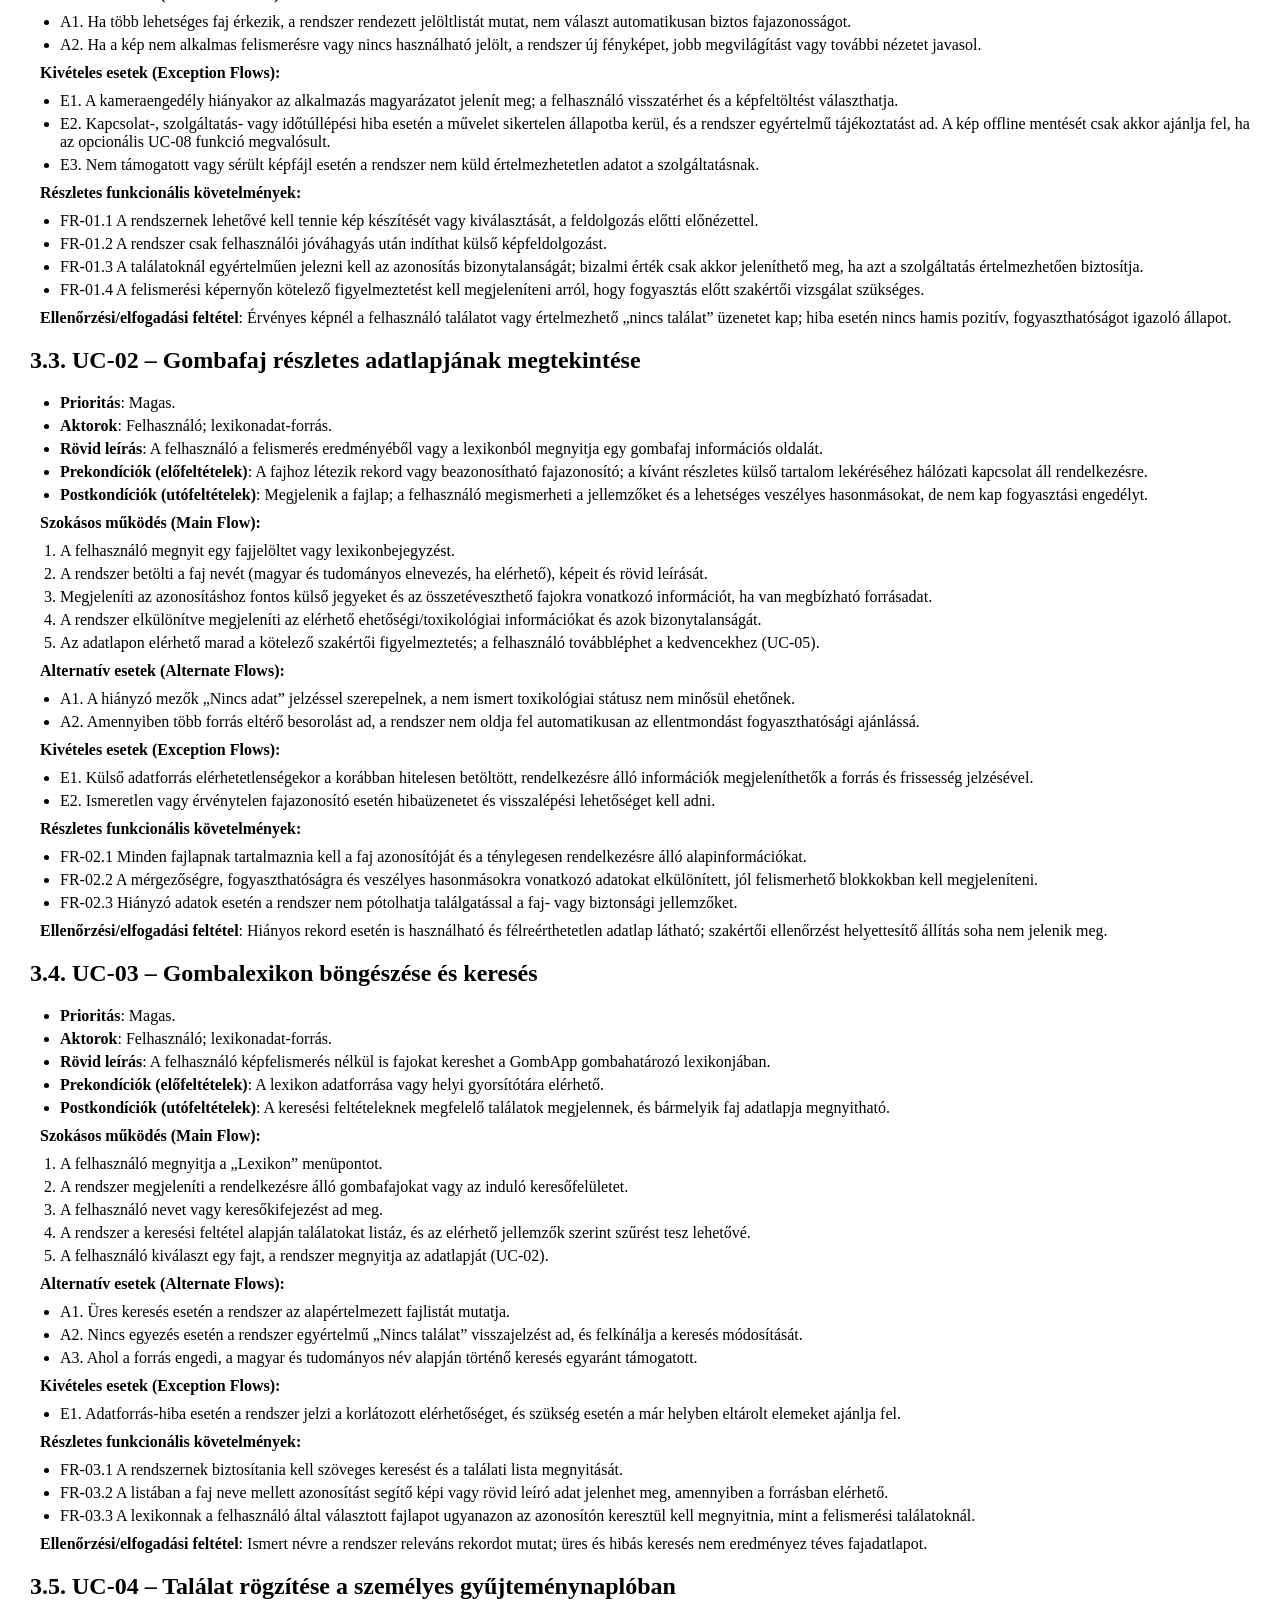
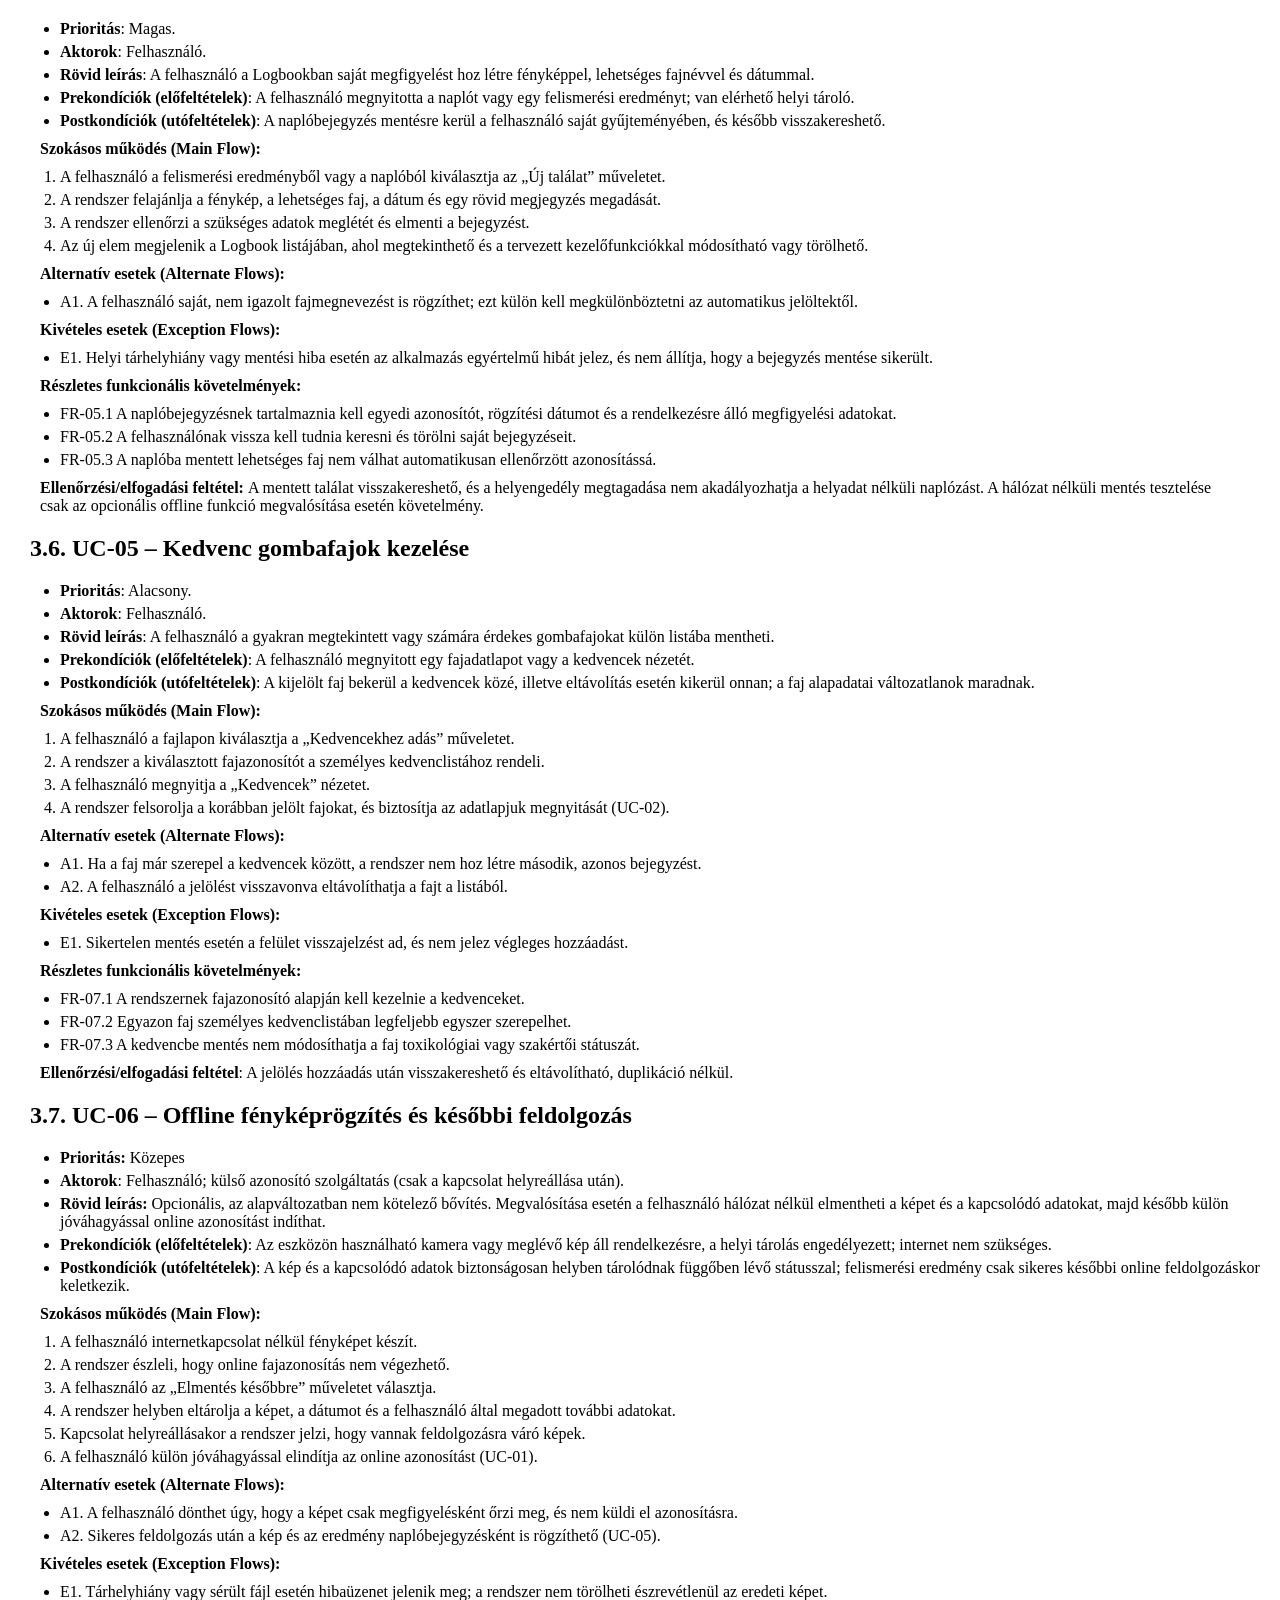
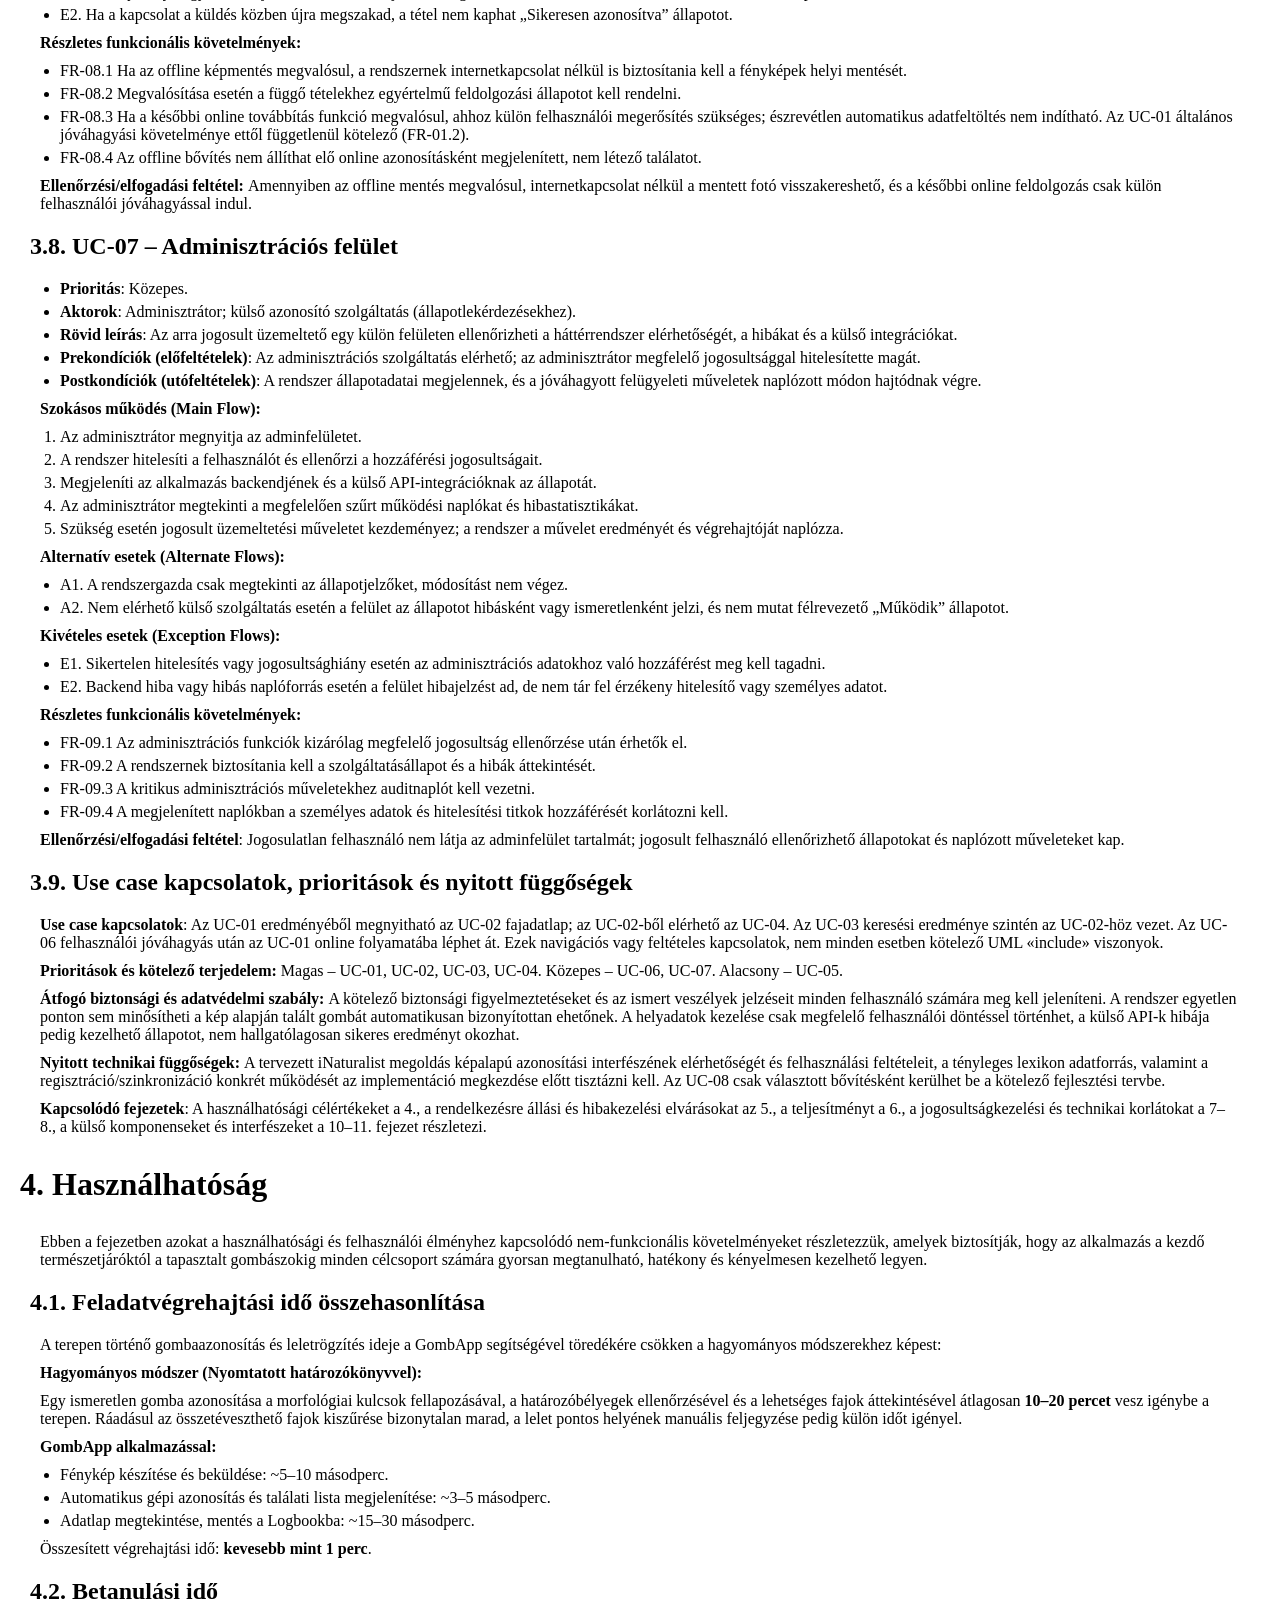
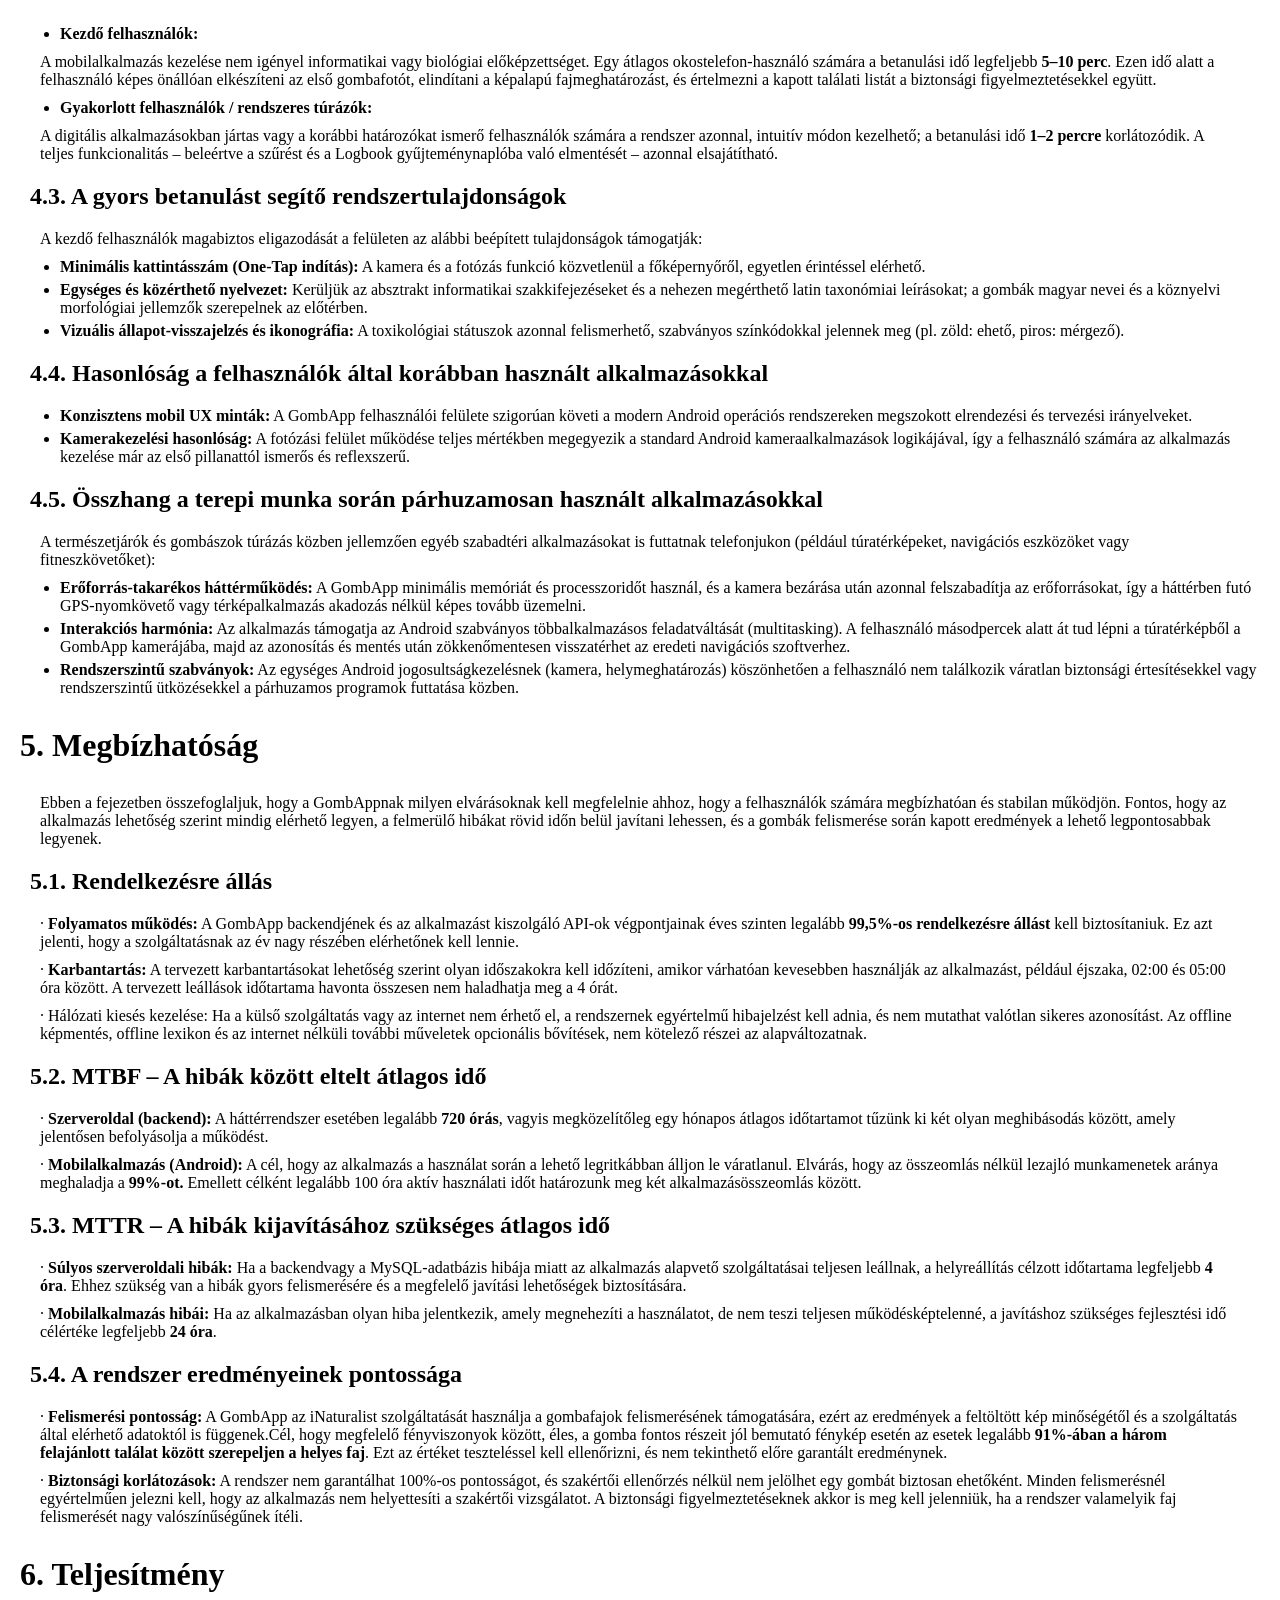
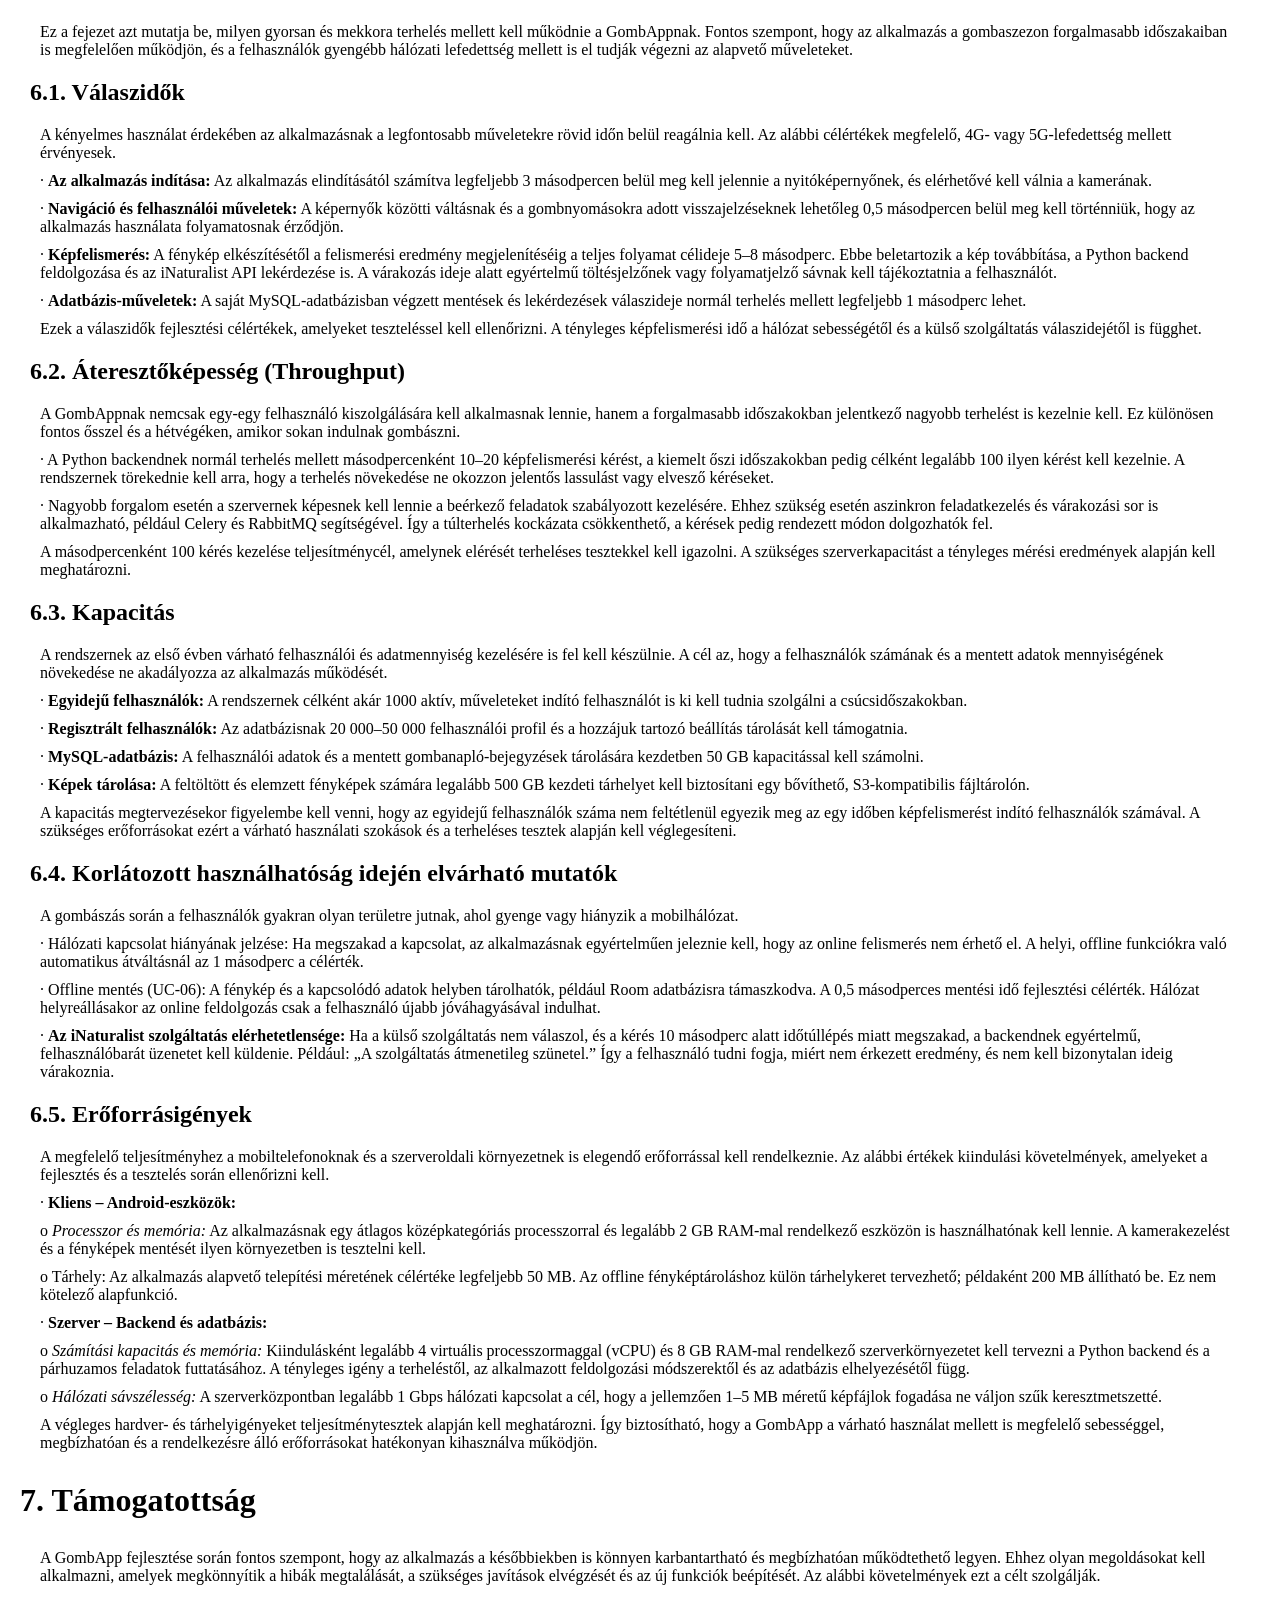
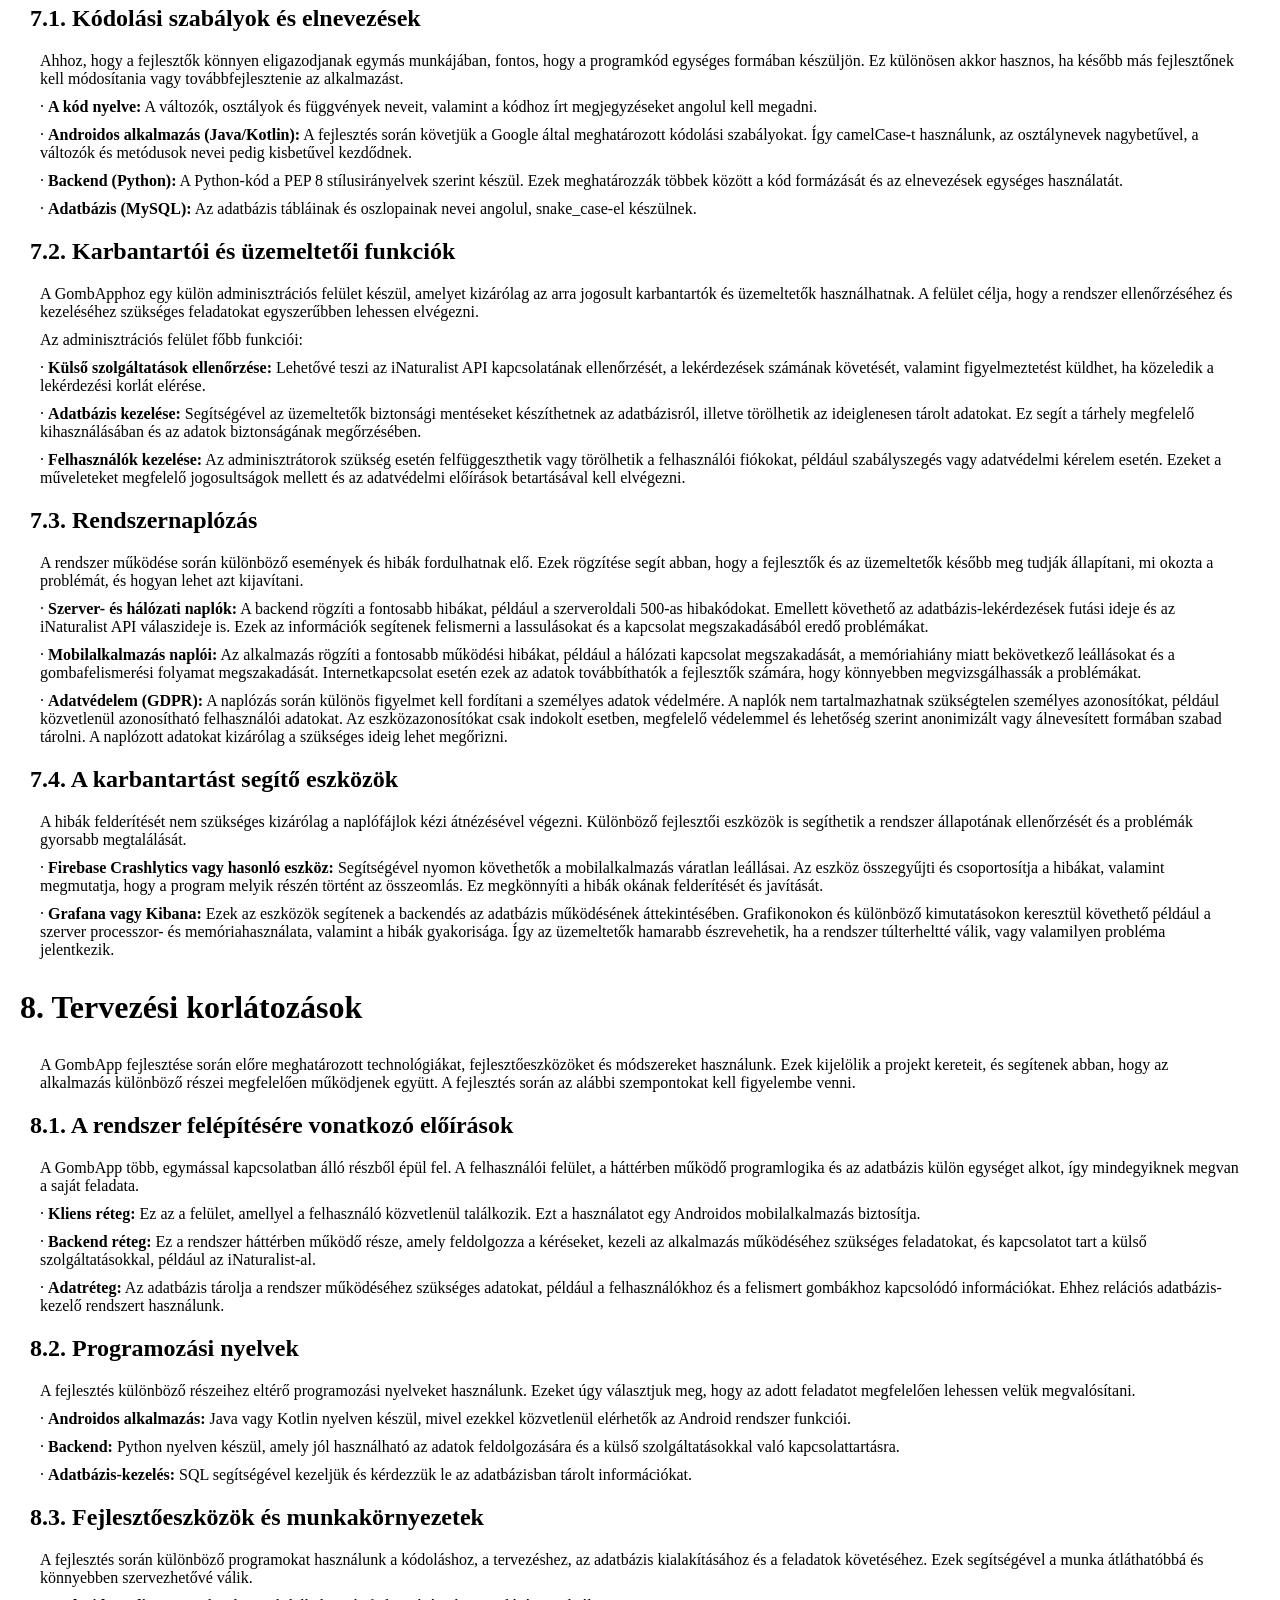
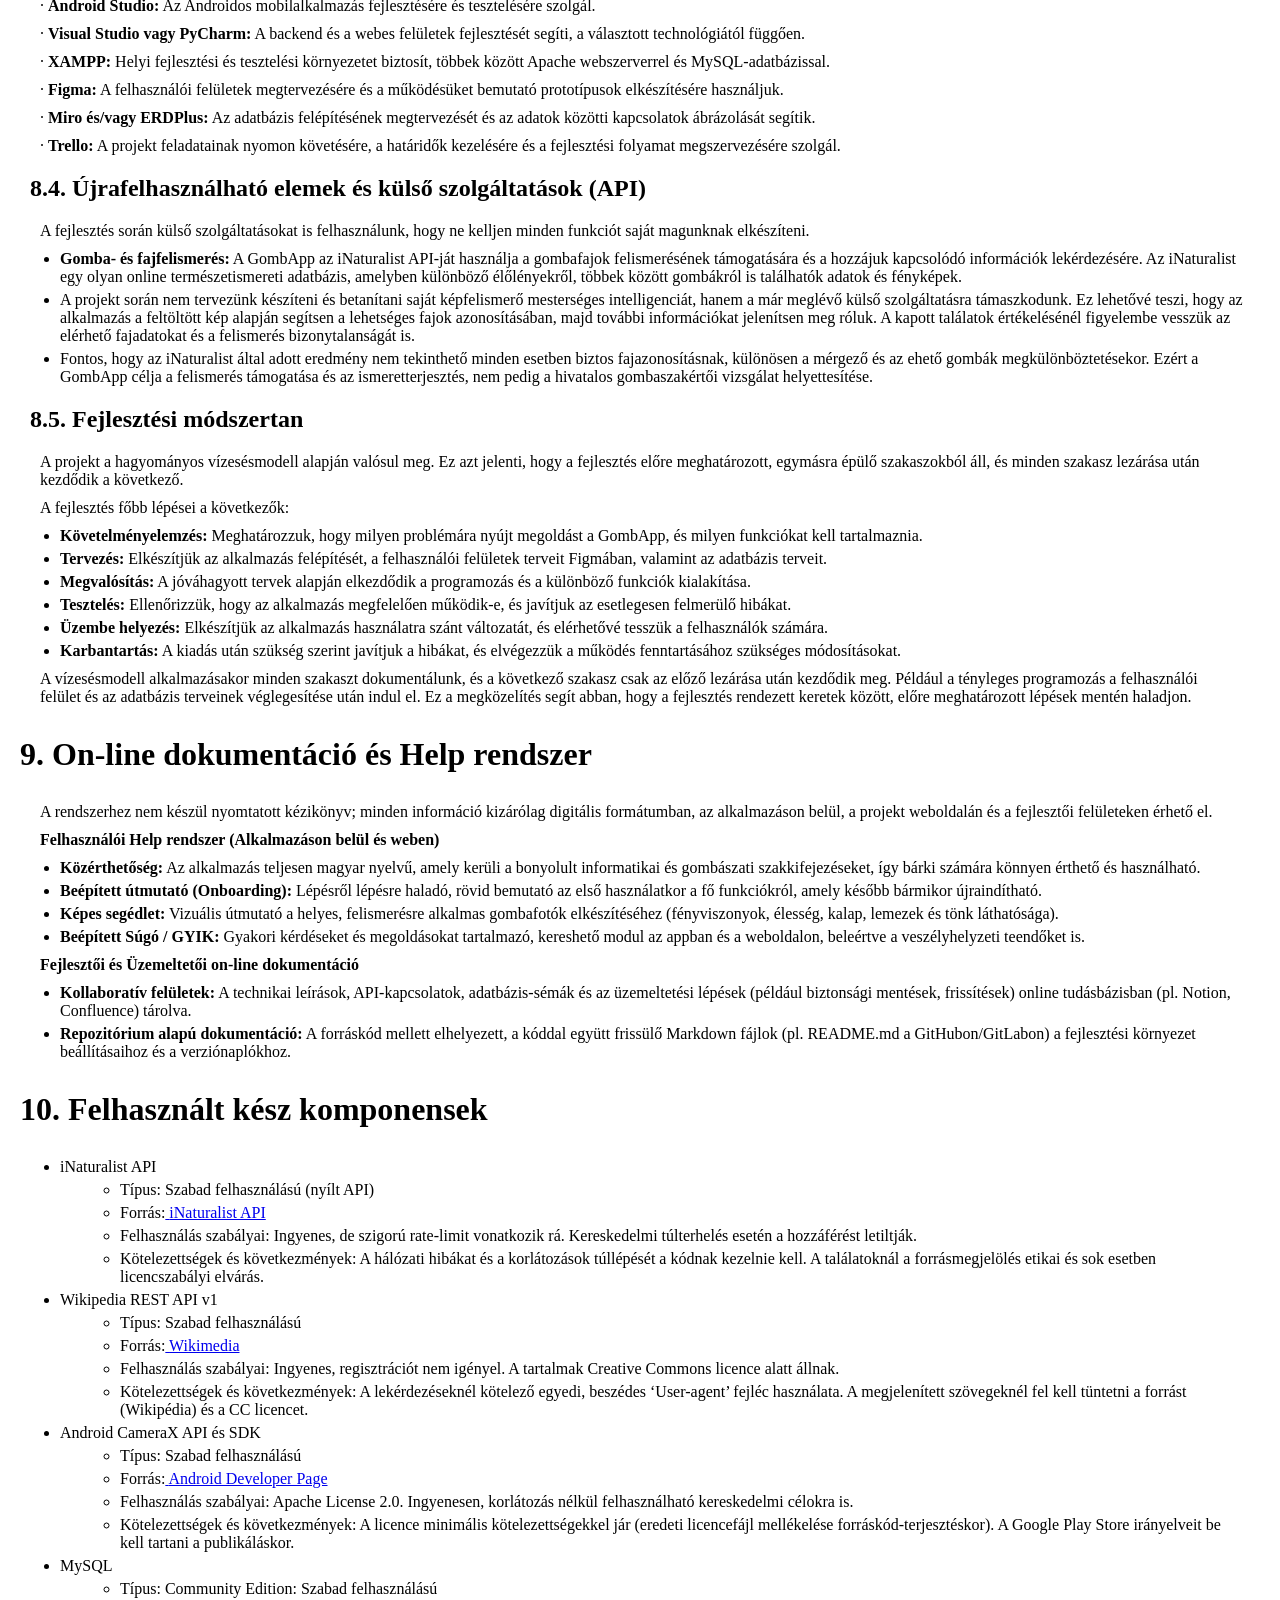
<file: feladat_weblapok/szoftver-kovetelmeny.html>
<!DOCTYPE html>
<html lang="hu">
  <head>
    <meta charset="UTF-8">
    <meta name="viewport" content="width=device-width, initial-scale=1.0">
    <title>Szoftverkövetelmény-specifikáció</title>
    <style>
      body {
        margin: 0;
        padding: 0;
      }
      h1 {
        margin: 30px 20px ;
      }
      h2 {
        margin: 20px 30px ;
      }
      h3 {
        margin: 10px 40px;
      }
      p {
        margin: 10px 40px;
      }
      table {
        margin: 10px 40px;
      }
      ol {
        margin: 5px 10px;
      }
      ul {
        margin: 5px 10px;
      }
      li {
        margin: 5px 10px;
      }
      .under_dev {
        color: gray;
      }
      h4 { margin: 10px 40px; }
      img { display: block; max-width: 100%; height: auto; }
      li p { margin: 0; }
      h1, h2, h3 { overflow-wrap: anywhere; }
      .source-note { overflow-wrap: anywhere; }
      .cover-title { overflow-wrap: anywhere; }
      @media (max-width: 640px) {
        p, table { margin-left: 16px; margin-right: 16px; }
        h1 { margin-left: 16px; margin-right: 16px; }
        h2, h3, h4 { margin-left: 20px; margin-right: 16px; }
        table { width: calc(100% - 32px); table-layout: fixed; overflow-wrap: anywhere; }
        td p { margin: 0; }
      }

      h4 { margin: 10px 40px; }
      .table-scroll { overflow-x: auto; }
      img { max-width: 100%; height: auto; }
      figure { margin: 20px 40px; }
      figcaption { margin-top: 10px; }
      td p, th p, li p { margin: 0; }
      main p, main li { overflow-wrap: anywhere; }
      @media (max-width: 640px) { figure { margin: 16px; } }
    </style>
    <link rel="stylesheet" href="../navigation.css">
</head>
  <body>
<nav class="site-nav" aria-label="Fő navigáció">
  <div class="site-nav__inner">
    <a class="site-nav__brand" href="../index.html">GombApp · BKV</a>
    <div class="site-nav__links">
      <a href="../index.html">Feladatok</a>
      <a href="projektterv.html">Projektterv</a>
      <a href="vizio.html">Vízió</a>
      <a href="szoftver-kovetelmeny.html" aria-current="page">Követelményspecifikáció</a>
      <a href="felhasznaloi-dokumentacio.html">Felhasználói dokumentáció</a>
    </div>
  </div>
</nav>



<p style="margin-bottom: 0cm;" align="center"><br>

</p>

<p style="margin-bottom: 0cm;" align="left" lang="hu-HU"><font style="font-size: 22pt;" size="6">Csoport
neve: Boldog Kicsi Vendégmunkások (BKV)</font></p>

<p style="margin-bottom: 0cm;" align="left"><font style="font-size: 22pt;" size="6">Feladat
sorszáma: H3</font></p>

<p style="margin-bottom: 0cm;" align="left"><font style="font-size: 22pt;" size="6">Feladat
címe: Szoftverkövetelmény-specifikáció</font></p>

<p style="margin-bottom: 0cm;" align="center"><br>

</p>

<p style="margin-bottom: 0cm;" align="center"><br>

</p>

<p style="margin-bottom: 0cm;" align="center"><br>

</p>

<p style="margin-bottom: 0cm;" align="center"><br>

</p>

<p style="margin-bottom: 0cm;" align="center"><br>

</p>

<p style="margin-bottom: 0cm;" align="center" lang="hu-HU"><font style="font-size: 26pt;" size="6"><b><span class="cover-title">SZOFTVERKÖVETELMÉNY-SPECIFIKÁCIÓ</span></b></font></p>

<p style="margin-bottom: 0cm;" align="center"><br>

</p>

<p style="margin-bottom: 0cm;" align="center"><br>

</p>

<p style="margin-bottom: 0cm;" align="center"><br>

</p>

<p style="margin-bottom: 0cm;" align="center" lang="hu-HU"><font size="4">Gyakorlatvezető::</font></p>

<p style="margin-bottom: 0cm;" align="center" lang="hu-HU"><font style="font-size: 22pt;" size="6">Sátán Ádám</font></p>

<p style="margin-bottom: 0cm;" align="center"><br>

</p>

<p style="margin-bottom: 0cm;" align="left" lang="hu-HU"><font style="font-size: 16pt;" size="4">Csoport
tagok:</font></p>

<p style="margin-bottom: 0cm;" align="left"><br>

</p>

<table border="1" cellpadding="4" cellspacing="3" width="90%">

	<colgroup><col width="118">
	<col width="75">
	<col width="264">
	</colgroup><tbody >
    <tr valign="top">

		<td width="118">

      <p align="left" lang="hu-HU"><font size="3">Biliczki Bence</font></p>

		</td>

		<td width="75" >

      <p align="left" lang="hu-HU"><font size="3">EY25VM</font></p>

		</td>

		<td width="264" >

      <p align="left" lang="hu-HU"><font size="3">bence.biliczki@student.uni-miskolc.hu</font></p>

		</td>

	</tr>

	<tr valign="top">

		<td width="118" >

      <p align="left" lang="hu-HU"><font size="3">Jancsurák Napsugár</font></p>

		</td>

		<td width="75" >

      <p align="left" lang="hu-HU"><font size="3">DBANML</font></p>

		</td>

		<td width="264" >

      <p align="left" lang="hu-HU"><font size="3">napsugar.jancsurak@student.uni-miskolc.hu</font></p>

		</td>

	</tr>

	<tr valign="top">

		<td width="118" >

      <p align="left" lang="hu-HU"><font size="3">Boda Noémi</font></p>

		</td>

		<td width="75" >

      <p align="left" lang="hu-HU"><font size="3">HLNWIU</font></p>

		</td>

		<td width="264" >

      <p align="left" lang="hu-HU"><font size="3">noemi.boda@student.uni-miskolc.hu</font></p>

		</td>

	</tr>

	<tr valign="top" >

		<td width="118" >

      <p align="left" lang="hu-HU"><font size="3">Gaál Botond</font></p>

		</td>

		<td width="75" >

      <p align="left" lang="hu-HU"><font size="3">COP0ZM</font></p>

		</td>

		<td width="264" >

      <p align="left" lang="hu-HU"><font size="3">botond.gaal@student.uni-miskolc.hu</font></p>

		</td>

	</tr>

	<tr valign="top" >

		<td width="118" >

      <p align="left" lang="hu-HU"><font size="3">Tóth Sebestyén Bence</font></p>

		</td>

		<td width="75" >

      <p align="left" lang="hu-HU"><font size="3">EEBYCX</font></p>

		</td>

		<td width="264" >

      <p align="left" lang="hu-HU"><font size="3">sebestyen.bence.toth@student.uni-miskolc.hu</font></p>

		</td>

	</tr>

  </tbody>
</table>

<p style="margin-bottom: 0cm;" align="left"><br>

</p>

<p style="margin-bottom: 0cm;" align="right" lang="hu-HU"><font size="4">2026. 10. 27.</font></p>

<p style="margin-bottom: 0cm;" align="center"><br>

</p>





    <hr>
    <p style="text-align: center;"><strong>Történet</strong></p>
    <table border="1" cellpadding="4" cellspacing="3" width="90%" style="margin: auto;">
      <thead><tr><th scope="col">Dátum</th><th scope="col">Verzió</th><th scope="col">Leírás</th><th scope="col">Szerző</th></tr></thead>
      <tbody><tr><td>2026.10.27.</td><td>1.0</td><td>A szoftverkövetelmény-specifikáció webes változata a közös dokumentum alapján.</td><td>BKV</td></tr></tbody>
    </table>
    <hr>
    <h2>Tartalomjegyzék</h2>
<nav aria-label="Tartalomjegyzék"><ul>
<li><a href="#1">1. Bevezetés</a></li>
<li><a href="#2">2. Áttekintés</a></li>
<li><a href="#3">3. A rendszer funkciói</a><ul>
<li><a href="#3.1">3.1. Rendszerhatár, szereplők és use case áttekintés</a></li>
<li><a href="#3.2">3.2. UC-01 – Képalapú gombafelismerés</a></li>
<li><a href="#3.3">3.3. UC-02 – Gombafaj részletes adatlapjának megtekintése</a></li>
<li><a href="#3.4">3.4. UC-03 – Gombalexikon böngészése és keresés</a></li>
<li><a href="#3.5">3.5. UC-04 – Találat rögzítése a személyes gyűjteménynaplóban</a></li>
<li><a href="#3.6">3.6. UC-05 – Kedvenc gombafajok kezelése</a></li>
<li><a href="#3.7">3.7. UC-06 – Offline fényképrögzítés és későbbi feldolgozás</a></li>
<li><a href="#3.8">3.8. UC-07 – Adminisztrációs felület</a></li>
<li><a href="#3.9">3.9. Use case kapcsolatok, prioritások és nyitott függőségek</a></li></ul>
</li>
<li><a href="#4">4. Használhatóság</a><ul>
<li><a href="#4.1">4.1. Feladatvégrehajtási idő összehasonlítása</a></li>
<li><a href="#4.2">4.2. Betanulási idő</a></li>
<li><a href="#4.3">4.3. A gyors betanulást segítő rendszertulajdonságok</a></li>
<li><a href="#4.4">4.4. Hasonlóság a felhasználók által korábban használt alkalmazásokkal</a></li>
<li><a href="#4.5">4.5. Összhang a terepi munka során párhuzamosan használt alkalmazásokkal</a></li></ul>
</li>
<li><a href="#5">5. Megbízhatóság</a><ul>
<li><a href="#5.1">5.1. Rendelkezésre állás</a></li>
<li><a href="#5.2">5.2. MTBF – A hibák között eltelt átlagos idő</a></li>
<li><a href="#5.3">5.3. MTTR – A hibák kijavításához szükséges átlagos idő</a></li>
<li><a href="#5.4">5.4. A rendszer eredményeinek pontossága</a></li></ul>
</li>
<li><a href="#6">6. Teljesítmény</a><ul>
<li><a href="#6.1">6.1. Válaszidők</a></li>
<li><a href="#6.2">6.2. Áteresztőképesség (Throughput)</a></li>
<li><a href="#6.3">6.3. Kapacitás</a></li>
<li><a href="#6.4">6.4. Korlátozott használhatóság idején elvárható mutatók</a></li>
<li><a href="#6.5">6.5. Erőforrásigények</a></li></ul>
</li>
<li><a href="#7">7. Támogatottság</a><ul>
<li><a href="#7.1">7.1. Kódolási szabályok és elnevezések</a></li>
<li><a href="#7.2">7.2. Karbantartói és üzemeltetői funkciók</a></li>
<li><a href="#7.3">7.3. Rendszernaplózás</a></li>
<li><a href="#7.4">7.4. A karbantartást segítő eszközök</a></li></ul>
</li>
<li><a href="#8">8. Tervezési korlátozások</a><ul>
<li><a href="#8.1">8.1. A rendszer felépítésére vonatkozó előírások</a></li>
<li><a href="#8.2">8.2. Programozási nyelvek</a></li>
<li><a href="#8.3">8.3. Fejlesztőeszközök és munkakörnyezetek</a></li>
<li><a href="#8.4">8.4. Újrafelhasználható elemek és külső szolgáltatások (API)</a></li>
<li><a href="#8.5">8.5. Fejlesztési módszertan</a></li></ul>
</li>
<li><a href="#9">9. On-line dokumentáció és Help rendszer</a></li>
<li><a href="#10">10. Felhasznált kész komponensek</a></li>
<li><a href="#11">11. Interfészek</a><ul>
<li><a href="#11.1">11.1. Felhasználói interfészek</a></li>
<li><a href="#11.2">11.2. Hardware interfészek</a></li>
<li><a href="#11.3">11.3. Software interfészek</a></li>
<li><a href="#11.4">11.4. Kommunikációs interfészek</a></li></ul>
</li>
<li><a href="#12">12. Alkalmazott szabványok</a><ul>
<li><a href="#12.1">12.1. Kötelezően alkalmazandó szabványok</a></li>
<li><a href="#12.2">12.2. Választás alapján alkalmazott szabványok</a></li></ul>
</li>
<li><a href="#13">13. Mellékletek</a></li></ul></nav>
<main id="document-content">
<span id="h.vr8xkwdugy25"></span><h1 id="1">1. Bevezetés</h1>
<p>Ez a szoftverkövetelmény-specifikáció a GombApp mobil- és webes rendszer fejlesztésének alapdokumentuma, amely pontosan rögzíti a rendszerrel szemben támasztott funkcionális és nem funkcionális követelményeket, biztosítva a fejlesztők, a megrendelő és a tesztelők számára a tiszta, egyértelmű kereteket.</p>
<ul><li>
<strong>A termék célja és hatóköre:</strong> A GombApp egy okostelefonos alkalmazásból és backendből álló rendszer, amely a mesterséges intelligencia és a külső adatbázisok, mint a iNaturalist API integrálásával támogatja a terepen gyűjtött gombák gyors azonosítását. A rendszer fő funkciói közé tartozik a kamerás felismerés, a részletes fajleírások megjelenítése és az ehetőségi figyelmeztetések biztosítása.
</li><li>
<strong>Célközönség és felhasználói kör:</strong>
<ul><li>
<strong>Fejlesztők és tesztelők:</strong> A fejlesztéshez pontos specifikációt nyújt, a tesztelők pedig ez alapján dolgozzák ki a teszteseteket és az ellenőrzési folyamatokat.
</li><li>
<strong>Projektmenedzserek és megrendelők:</strong> Elsődleges viszonyítási alap a projekt terjedelméhez, a határidők tartásához, valamint az átadás-átvételi elvárások ellenőrzéséhez.
</li><li>
<strong>Üzemeltetők és karbantartók:</strong> Átláthatóvá teszi a backendet és az adatbázist, ami elengedhetetlen a felügyelethez, a hibaelhárításhoz és a későbbi skálázáshoz.<strong></strong>
</li></ul>
</li></ul>
<span id="h.uzse89azh3ev"></span><h1 id="2">2. Áttekintés</h1>
<ul><li>
 <strong>A termék környezete:</strong> A GombApp egy olyan rendszer, amely egy Android operációs rendszerre fejlesztett mobilalkalmazásból (kliens), egy Python alapú backendből, egy MySQL adatbázisból, valamint a gombafelismerést biztosító külső iNaturalist API-ból épül fel.
</li><li>
 <strong>Legfontosabb funkciók:</strong> Fénykép alapú kamerás online gombafelismerés, az offline készített képek eltárolása későbbi elemzésre, a fajok részletes leírása és ehetőségi/biztonsági státuszainak megjelenítése.
</li><li>
 <strong>A felhasználók jellemzői:</strong>
</li></ul>
<p>o   <strong>Kezdő gombászok:</strong> Alacsonyabb informatikai és szakmai ismerettel rendelkeznek; számukra az egyszerű, gyors, egy kézzel kezelhető felület és az egyértelmű vizuális figyelmeztetések a legfontosabbak.</p>
<p>o   <strong>Tapasztalt gombászok:</strong> Magasabb gombászati tudású felhasználók, akik részletes szűrőket és bővített adatrögzítési lehetőségeket igényelnek.</p>
<p>o   <strong>Rendszerüzemeltetők:</strong> Technikai szakemberek. A naplók, a felhasználói fiókok és az API-keretek felügyeletét végzik.</p>
<ul><li>
 <strong>Korlátozások:</strong> A mobilalkalmazás kizárólag Android platformra készül; a működéséhez mobilinternet-kapcsolat szükséges a külső lekérdezésekhez; szigorúan be kell tartani a GDPR adatvédelmi előírásokat (különösen a helyadatoknál); és igazodni kell az iNaturalist API által megadott lekérdezési limitekhez.
</li><li>
 <strong>Feltételezések és függőségek:</strong> Feltételezzük, hogy a felhasználó eszköze rendelkezik működő kamerával, a terepen biztosított a stabil internetkapcsolat, valamint a külső iNaturalist szolgáltatás folyamatosan és zavartalanul elérhető.
</li><li>
<strong>A követelmények csoportosításának szempontjai:</strong> A követelmények strukturálása a rendszer fő funkcionális moduljai, a nem funkcionális minőségi mutatók (használhatóság, megbízhatóság, teljesítmény), a karbantarthatósági és kódolási elvek, valamint a technikai interfészek és tervezési korlátozások mentén történik.
</li></ul>
<span id="h.4eeykgv65tc9"></span><h1 id="3">3. A rendszer funkciói</h1>
<p>A fejezet a GombApp funkcionális követelményeit a felhasználók által kezdeményezett műveletek (use case-ek) szerint rögzíti. Minden esetnél megadjuk a szereplőket, az elő- és utófeltételeket, a fő folyamatot, az alternatív és kivételes eseteket, valamint a tesztelhető követelményeket. A funkciók tervezett képességeket jelölnek, nem már implementált szolgáltatásokat.</p>
<span id="h.r5ecnpsjdhyj"></span><h2 id="3.1">3.1. Rendszerhatár, szereplők és use case áttekintés</h2>
<p>A rendszerhatáron belül található az Android-kliens, a backend, a személyes gyűjtemény funkciói és a webes adminisztráció. A külső azonosító és lexikon- a GombAppot kiszolgáló, de attól független rendszerek.</p>
<ul><li>
<strong>Elsődleges aktor – Felhasználó</strong>: a mobilalkalmazást használó hobbi gombász vagy természetjáró. Fotót készít, a javasolt fajokat és adatlapokat áttekinti, a lexikonban és a saját találatait rögzíti.
</li><li>
<strong>Elsődleges aktor – Adminisztrátor</strong>: jogosultsággal rendelkező rendszerüzemeltető, aki ellenőrzi a rendszer állapotát és elvégzi a megengedett karbantartási műveleteket.
</li><li>
<strong>Másodlagos aktor – Külső azonosító szolgáltatás</strong>: a feltöltött kép alapján lehetséges taxonokat vagy felismerési eredményt szolgáltató külső komponens. A tervezett iNaturalist-integráció pontos képfelismerési interfészét a megvalósítás előtt ellenőrizni kell.
</li><li>
<strong>Másodlagos aktor – Lexikonadat-forrás</strong>: gombafajok leírásait és kapcsolódó ismeretterjesztő információkat szolgáltató külső adatforrás (a tervben a Wikipédia API).
</li></ul>
<figure><img src="assets/gombapp-use-case.png" alt="A GombApp tervezett use case modellje" loading="lazy"><figcaption>1. ábra – A GombApp tervezett use case modellje. Az UC-k jelölése a következő alfejezetek azonosítóival egyezik.</figcaption></figure>
<span id="h.krpvzh9vgj0y"></span><h2 id="3.2">3.2. UC-01 – Képalapú gombafelismerés</h2>
<ul><li>
<strong>Prioritás</strong>: Magas.
</li><li>
<strong>Aktorok</strong>: Felhasználó; külső azonosító szolgáltatás.
</li><li>
<strong>Rövid leírás</strong>: A felhasználó fényképet készít vagy meglévő képet választ, a rendszer pedig lehetséges gombafajokat ajánl fel. Az eredmény nem tekinthető biztos azonosításnak.
</li><li>
<strong>Prekondíciók (előfeltételek)</strong>: A kliens elindult; a kép elérhető; online felismeréshez van hálózat és működő külső szolgáltatás. Kamerás felvételhez szükséges a kameraengedély.
</li><li>
<strong>Postkondíciók (utófeltételek)</strong>: Siker esetén megjelenik a találati lista, a rendelkezésre álló bizonytalansági információ és a kötelező szakértői figyelmeztetés. Sikertelen kérés esetén nem keletkezik igazolt fajazonosítás, a felhasználó erről tájékoztatva van.
</li></ul>
<p><strong>Szokásos működés (Main Flow):</strong></p>
<ol><li>
A felhasználó kiválasztja a „Gomba felismerése” műveletet.
</li><li>
A kliens fényképet készít, illetve felkínálja egy meglévő fénykép kiválasztását.
</li><li>
A rendszer megmutatja a képet, és jóváhagyást kér a feldolgozáshoz.
</li><li>
A backend továbbítja az azonosításhoz szükséges adatokat a konfigurált szolgáltatásnak.
</li><li>
A rendszer feldolgozza a visszaadott fajjelölteket, és megjeleníti a lehetséges találatokat.
</li><li>
A felhasználó a választott jelölt adatlapját megnyithatja (UC-02).
</li></ol>
<p><strong>Alternatív esetek (Alternate Flows):</strong></p>
<ul><li>
A1. Ha több lehetséges faj érkezik, a rendszer rendezett jelöltlistát mutat, nem választ automatikusan biztos fajazonosságot.
</li><li>
A2. Ha a kép nem alkalmas felismerésre vagy nincs használható jelölt, a rendszer új fényképet, jobb megvilágítást vagy további nézetet javasol.
</li></ul>
<p><strong>Kivételes esetek (Exception Flows):</strong></p>
<ul><li>
E1. A kameraengedély hiányakor az alkalmazás magyarázatot jelenít meg; a felhasználó visszatérhet és a képfeltöltést választhatja.
</li><li>
E2. Kapcsolat-, szolgáltatás- vagy időtúllépési hiba esetén a művelet sikertelen állapotba kerül, és a rendszer egyértelmű tájékoztatást ad. A kép offline mentését csak akkor ajánlja fel, ha az opcionális UC-08 funkció megvalósult.
</li><li>
E3. Nem támogatott vagy sérült képfájl esetén a rendszer nem küld értelmezhetetlen adatot a szolgáltatásnak.
</li></ul>
<p><strong>Részletes funkcionális követelmények:</strong></p>
<ul><li>
FR-01.1 A rendszernek lehetővé kell tennie kép készítését vagy kiválasztását, a feldolgozás előtti előnézettel.
</li><li>
FR-01.2 A rendszer csak felhasználói jóváhagyás után indíthat külső képfeldolgozást.
</li><li>
FR-01.3 A találatoknál egyértelműen jelezni kell az azonosítás bizonytalanságát; bizalmi érték csak akkor jeleníthető meg, ha azt a szolgáltatás értelmezhetően biztosítja.
</li><li>
FR-01.4 A felismerési képernyőn kötelező figyelmeztetést kell megjeleníteni arról, hogy fogyasztás előtt szakértői vizsgálat szükséges.
</li></ul>
<p><strong>Ellenőrzési/elfogadási feltétel</strong>: Érvényes képnél a felhasználó találatot vagy értelmezhető „nincs találat” üzenetet kap; hiba esetén nincs hamis pozitív, fogyaszthatóságot igazoló állapot.</p>
<span id="h.y1qhjmwv27tb"></span><h2 id="3.3">3.3. UC-02 – Gombafaj részletes adatlapjának megtekintése</h2>
<ul><li>
<strong>Prioritás</strong>: Magas.
</li><li>
<strong>Aktorok</strong>: Felhasználó; lexikonadat-forrás.
</li><li>
<strong>Rövid leírás</strong>: A felhasználó a felismerés eredményéből vagy a lexikonból megnyitja egy gombafaj információs oldalát.
</li><li>
<strong>Prekondíciók (előfeltételek)</strong>: A fajhoz létezik rekord vagy beazonosítható fajazonosító; a kívánt részletes külső tartalom lekéréséhez hálózati kapcsolat áll rendelkezésre.
</li><li>
<strong>Postkondíciók (utófeltételek)</strong>: Megjelenik a fajlap; a felhasználó megismerheti a jellemzőket és a lehetséges veszélyes hasonmásokat, de nem kap fogyasztási engedélyt.
</li></ul>
<p><strong>Szokásos működés (Main Flow):</strong></p>
<ol><li>
A felhasználó megnyit egy fajjelöltet vagy lexikonbejegyzést.
</li><li>
A rendszer betölti a faj nevét (magyar és tudományos elnevezés, ha elérhető), képeit és rövid leírását.
</li><li>
Megjeleníti az azonosításhoz fontos külső jegyeket és az összetéveszthető fajokra vonatkozó információt, ha van megbízható forrásadat.
</li><li>
A rendszer elkülönítve megjeleníti az elérhető ehetőségi/toxikológiai információkat és azok bizonytalanságát.
</li><li>
Az adatlapon elérhető marad a kötelező szakértői figyelmeztetés; a felhasználó továbbléphet a kedvencekhez (UC-05).
</li></ol>
<p><strong>Alternatív esetek (Alternate Flows):</strong></p>
<ul><li>
A1. A hiányzó mezők „Nincs adat” jelzéssel szerepelnek, a nem ismert toxikológiai státusz nem minősül ehetőnek.
</li><li>
A2. Amennyiben több forrás eltérő besorolást ad, a rendszer nem oldja fel automatikusan az ellentmondást fogyaszthatósági ajánlássá.
</li></ul>
<p><strong>Kivételes esetek (Exception Flows):</strong></p>
<ul><li>
E1. Külső adatforrás elérhetetlenségekor a korábban hitelesen betöltött, rendelkezésre álló információk megjeleníthetők a forrás és frissesség jelzésével.
</li><li>
E2. Ismeretlen vagy érvénytelen fajazonosító esetén hibaüzenetet és visszalépési lehetőséget kell adni.
</li></ul>
<p><strong>Részletes funkcionális követelmények:</strong></p>
<ul><li>
FR-02.1 Minden fajlapnak tartalmaznia kell a faj azonosítóját és a ténylegesen rendelkezésre álló alapinformációkat.
</li><li>
FR-02.2 A mérgezőségre, fogyaszthatóságra és veszélyes hasonmásokra vonatkozó adatokat elkülönített, jól felismerhető blokkokban kell megjeleníteni.
</li><li>
FR-02.3 Hiányzó adatok esetén a rendszer nem pótolhatja találgatással a faj- vagy biztonsági jellemzőket.
</li></ul>
<p><strong>Ellenőrzési/elfogadási feltétel</strong>: Hiányos rekord esetén is használható és félreérthetetlen adatlap látható; szakértői ellenőrzést helyettesítő állítás soha nem jelenik meg.</p>
<span id="h.qjl92clppkrv"></span><h2 id="3.4">3.4. UC-03 – Gombalexikon böngészése és keresés</h2>
<ul><li>
<strong>Prioritás</strong>: Magas.
</li><li>
<strong>Aktorok</strong>: Felhasználó; lexikonadat-forrás.
</li><li>
<strong>Rövid leírás</strong>: A felhasználó képfelismerés nélkül is fajokat kereshet a GombApp gombahatározó lexikonjában.
</li><li>
<strong>Prekondíciók (előfeltételek)</strong>: A lexikon adatforrása vagy helyi gyorsítótára elérhető.
</li><li>
<strong>Postkondíciók (utófeltételek)</strong>: A keresési feltételeknek megfelelő találatok megjelennek, és bármelyik faj adatlapja megnyitható.
</li></ul>
<p><strong>Szokásos működés (Main Flow):</strong></p>
<ol><li>
 A felhasználó megnyitja a „Lexikon” menüpontot.
</li><li>
 A rendszer megjeleníti a rendelkezésre álló gombafajokat vagy az induló keresőfelületet.
</li><li>
 A felhasználó nevet vagy keresőkifejezést ad meg.
</li><li>
 A rendszer a keresési feltétel alapján találatokat listáz, és az elérhető jellemzők szerint szűrést tesz lehetővé.
</li><li>
 A felhasználó kiválaszt egy fajt, a rendszer megnyitja az adatlapját (UC-02).
</li></ol>
<p><strong>Alternatív esetek (Alternate Flows):</strong></p>
<ul><li>
A1. Üres keresés esetén a rendszer az alapértelmezett fajlistát mutatja.
</li><li>
A2. Nincs egyezés esetén a rendszer egyértelmű „Nincs találat” visszajelzést ad, és felkínálja a keresés módosítását.
</li><li>
A3. Ahol a forrás engedi, a magyar és tudományos név alapján történő keresés egyaránt támogatott.
</li></ul>
<p><strong>Kivételes esetek (Exception Flows):</strong></p>
<ul><li>
E1. Adatforrás-hiba esetén a rendszer jelzi a korlátozott elérhetőséget, és szükség esetén a már helyben eltárolt elemeket ajánlja fel.
</li></ul>
<p><strong>Részletes funkcionális követelmények:</strong></p>
<ul><li>
FR-03.1 A rendszernek biztosítania kell szöveges keresést és a találati lista megnyitását.
</li><li>
FR-03.2 A listában a faj neve mellett azonosítást segítő képi vagy rövid leíró adat jelenhet meg, amennyiben a forrásban elérhető.
</li><li>
FR-03.3 A lexikonnak a felhasználó által választott fajlapot ugyanazon az azonosítón keresztül kell megnyitnia, mint a felismerési találatoknál.
</li></ul>
<p><strong>Ellenőrzési/elfogadási feltétel</strong>: Ismert névre a rendszer releváns rekordot mutat; üres és hibás keresés nem eredményez téves fajadatlapot.</p>
<span id="h.m60exp87dig7"></span><h2 id="3.5">3.5. UC-04 – Találat rögzítése a személyes gyűjteménynaplóban</h2>
<ul><li>
<strong>Prioritás</strong>: Magas.
</li><li>
<strong>Aktorok</strong>: Felhasználó.
</li><li>
<strong>Rövid leírás</strong>: A felhasználó a Logbookban saját megfigyelést hoz létre fényképpel, lehetséges fajnévvel és dátummal.
</li><li>
<strong>Prekondíciók (előfeltételek)</strong>: A felhasználó megnyitotta a naplót vagy egy felismerési eredményt; van elérhető helyi tároló.
</li><li>
<strong>Postkondíciók (utófeltételek)</strong>: A naplóbejegyzés mentésre kerül a felhasználó saját gyűjteményében, és később visszakereshető.
</li></ul>
<p><strong>Szokásos működés (Main Flow):</strong></p>
<ol><li>
 A felhasználó a felismerési eredményből vagy a naplóból kiválasztja az „Új találat” műveletet.
</li><li>
 A rendszer felajánlja a fénykép, a lehetséges faj, a dátum és egy rövid megjegyzés megadását.
</li><li>
 A rendszer ellenőrzi a szükséges adatok meglétét és elmenti a bejegyzést.
</li><li>
 Az új elem megjelenik a Logbook listájában, ahol megtekinthető és a tervezett kezelőfunkciókkal módosítható vagy törölhető.
</li></ol>
<p><strong>Alternatív esetek (Alternate Flows):</strong></p>
<ul><li>
A1. A felhasználó saját, nem igazolt fajmegnevezést is rögzíthet; ezt külön kell megkülönböztetni az automatikus jelöltektől.
</li></ul>
<p><strong>Kivételes esetek (Exception Flows):</strong></p>
<ul><li>
E1. Helyi tárhelyhiány vagy mentési hiba esetén az alkalmazás egyértelmű hibát jelez, és nem állítja, hogy a bejegyzés mentése sikerült.
</li></ul>
<p><strong>Részletes funkcionális követelmények:</strong></p>
<ul><li>
FR-05.1 A naplóbejegyzésnek tartalmaznia kell egyedi azonosítót, rögzítési dátumot és a rendelkezésre álló megfigyelési adatokat.
</li><li>
FR-05.2 A felhasználónak vissza kell tudnia keresni és törölni saját bejegyzéseit.
</li><li>
FR-05.3 A naplóba mentett lehetséges faj nem válhat automatikusan ellenőrzött azonosítássá.
</li></ul>
<p><strong>Ellenőrzési/elfogadási feltétel: </strong>A mentett találat visszakereshető, és a helyengedély megtagadása nem akadályozhatja a helyadat nélküli naplózást. A hálózat nélküli mentés tesztelése csak az opcionális offline funkció megvalósítása esetén követelmény.</p>
<span id="h.p8rt0f9tgart"></span><h2 id="3.6">3.6. UC-05 – Kedvenc gombafajok kezelése</h2>
<ul><li>
<strong>Prioritás</strong>: Alacsony.
</li><li>
<strong>Aktorok</strong>: Felhasználó.
</li><li>
<strong>Rövid leírás</strong>: A felhasználó a gyakran megtekintett vagy számára érdekes gombafajokat külön listába mentheti.
</li><li>
<strong>Prekondíciók (előfeltételek)</strong>: A felhasználó megnyitott egy fajadatlapot vagy a kedvencek nézetét.
</li><li>
<strong>Postkondíciók (utófeltételek)</strong>: A kijelölt faj bekerül a kedvencek közé, illetve eltávolítás esetén kikerül onnan; a faj alapadatai változatlanok maradnak.
</li></ul>
<p><strong>Szokásos működés (Main Flow):</strong></p>
<ol><li>
 A felhasználó a fajlapon kiválasztja a „Kedvencekhez adás” műveletet.
</li><li>
 A rendszer a kiválasztott fajazonosítót a személyes kedvenclistához rendeli.
</li><li>
 A felhasználó megnyitja a „Kedvencek” nézetet.
</li><li>
 A rendszer felsorolja a korábban jelölt fajokat, és biztosítja az adatlapjuk megnyitását (UC-02).
</li></ol>
<p><strong>Alternatív esetek (Alternate Flows):</strong></p>
<ul><li>
A1. Ha a faj már szerepel a kedvencek között, a rendszer nem hoz létre második, azonos bejegyzést.
</li><li>
A2. A felhasználó a jelölést visszavonva eltávolíthatja a fajt a listából.
</li></ul>
<p><strong>Kivételes esetek (Exception Flows):</strong></p>
<ul><li>
E1. Sikertelen mentés esetén a felület visszajelzést ad, és nem jelez végleges hozzáadást.
</li></ul>
<p><strong>Részletes funkcionális követelmények:</strong></p>
<ul><li>
FR-07.1 A rendszernek fajazonosító alapján kell kezelnie a kedvenceket.
</li><li>
FR-07.2 Egyazon faj személyes kedvenclistában legfeljebb egyszer szerepelhet.
</li><li>
FR-07.3 A kedvencbe mentés nem módosíthatja a faj toxikológiai vagy szakértői státuszát.
</li></ul>
<p><strong>Ellenőrzési/elfogadási feltétel</strong>: A jelölés hozzáadás után visszakereshető és eltávolítható, duplikáció nélkül.</p>
<span id="h.dem3ozbymyyy"></span><h2 id="3.7">3.7. UC-06 – Offline fényképrögzítés és későbbi feldolgozás</h2>
<ul><li>
<strong>Prioritás: </strong>Közepes
</li><li>
<strong>Aktorok</strong>: Felhasználó; külső azonosító szolgáltatás (csak a kapcsolat helyreállása után).
</li><li>
<strong>Rövid leírás: </strong>Opcionális, az alapváltozatban nem kötelező bővítés. Megvalósítása esetén a felhasználó hálózat nélkül elmentheti a képet és a kapcsolódó adatokat, majd később külön jóváhagyással online azonosítást indíthat.
</li><li>
<strong>Prekondíciók (előfeltételek)</strong>: Az eszközön használható kamera vagy meglévő kép áll rendelkezésre, a helyi tárolás engedélyezett; internet nem szükséges.
</li><li>
<strong>Postkondíciók (utófeltételek)</strong>: A kép és a kapcsolódó adatok biztonságosan helyben tárolódnak függőben lévő státusszal; felismerési eredmény csak sikeres későbbi online feldolgozáskor keletkezik.
</li></ul>
<p><strong>Szokásos működés (Main Flow):</strong></p>
<ol><li>
 A felhasználó internetkapcsolat nélkül fényképet készít.
</li><li>
 A rendszer észleli, hogy online fajazonosítás nem végezhető.
</li><li>
 A felhasználó az „Elmentés későbbre” műveletet választja.
</li><li>
 A rendszer helyben eltárolja a képet, a dátumot és a felhasználó által megadott további adatokat.
</li><li>
 Kapcsolat helyreállásakor a rendszer jelzi, hogy vannak feldolgozásra váró képek.
</li><li>
 A felhasználó külön jóváhagyással elindítja az online azonosítást (UC-01).
</li></ol>
<p><strong>Alternatív esetek (Alternate Flows):</strong></p>
<ul><li>
A1. A felhasználó dönthet úgy, hogy a képet csak megfigyelésként őrzi meg, és nem küldi el azonosításra.
</li><li>
A2. Sikeres feldolgozás után a kép és az eredmény naplóbejegyzésként is rögzíthető (UC-05).
</li></ul>
<p><strong>Kivételes esetek (Exception Flows):</strong></p>
<ul><li>
E1. Tárhelyhiány vagy sérült fájl esetén hibaüzenet jelenik meg; a rendszer nem törölheti észrevétlenül az eredeti képet.
</li><li>
E2. Ha a kapcsolat a küldés közben újra megszakad, a tétel nem kaphat „Sikeresen azonosítva” állapotot.
</li></ul>
<p><strong>Részletes funkcionális követelmények:</strong></p>
<ul><li>
FR-08.1 Ha az offline képmentés megvalósul, a rendszernek internetkapcsolat nélkül is biztosítania kell a fényképek helyi mentését.
</li><li>
FR-08.2 Megvalósítása esetén a függő tételekhez egyértelmű feldolgozási állapotot kell rendelni.
</li><li>
FR-08.3 Ha a későbbi online továbbítás funkció megvalósul, ahhoz külön felhasználói megerősítés szükséges; észrevétlen automatikus adatfeltöltés nem indítható. Az UC-01 általános jóváhagyási követelménye ettől függetlenül kötelező (FR-01.2).
</li><li>
FR-08.4 Az offline bővítés nem állíthat elő online azonosításként megjelenített, nem létező találatot.
</li></ul>
<p><strong>Ellenőrzési/elfogadási feltétel: </strong>Amennyiben az offline mentés megvalósul, internetkapcsolat nélkül a mentett fotó visszakereshető, és a későbbi online feldolgozás csak külön felhasználói jóváhagyással indul.</p>
<span id="h.4b1ng59bqc0m"></span><h2 id="3.8">3.8. UC-07 – Adminisztrációs felület</h2>
<ul><li>
<strong>Prioritás</strong>: Közepes.
</li><li>
<strong>Aktorok</strong>: Adminisztrátor; külső azonosító szolgáltatás (állapotlekérdezésekhez).
</li><li>
<strong>Rövid leírás</strong>: Az arra jogosult üzemeltető egy külön felületen ellenőrizheti a háttérrendszer elérhetőségét, a hibákat és a külső integrációkat.
</li><li>
<strong>Prekondíciók (előfeltételek)</strong>: Az adminisztrációs szolgáltatás elérhető; az adminisztrátor megfelelő jogosultsággal hitelesítette magát.
</li><li>
<strong>Postkondíciók (utófeltételek)</strong>: A rendszer állapotadatai megjelennek, és a jóváhagyott felügyeleti műveletek naplózott módon hajtódnak végre.
</li></ul>
<p><strong>Szokásos működés (Main Flow):</strong></p>
<ol><li>
 Az adminisztrátor megnyitja az adminfelületet.
</li><li>
 A rendszer hitelesíti a felhasználót és ellenőrzi a hozzáférési jogosultságait.
</li><li>
 Megjeleníti az alkalmazás backendjének és a külső API-integrációknak az állapotát.
</li><li>
 Az adminisztrátor megtekinti a megfelelően szűrt működési naplókat és hibastatisztikákat.
</li><li>
 Szükség esetén jogosult üzemeltetési műveletet kezdeményez; a rendszer a művelet eredményét és végrehajtóját naplózza.
</li></ol>
<p><strong>Alternatív esetek (Alternate Flows):</strong></p>
<ul><li>
A1. A rendszergazda csak megtekinti az állapotjelzőket, módosítást nem végez.
</li><li>
A2. Nem elérhető külső szolgáltatás esetén a felület az állapotot hibásként vagy ismeretlenként jelzi, és nem mutat félrevezető „Működik” állapotot.
</li></ul>
<p><strong>Kivételes esetek (Exception Flows):</strong></p>
<ul><li>
E1. Sikertelen hitelesítés vagy jogosultsághiány esetén az adminisztrációs adatokhoz való hozzáférést meg kell tagadni.
</li><li>
E2. Backend hiba vagy hibás naplóforrás esetén a felület hibajelzést ad, de nem tár fel érzékeny hitelesítő vagy személyes adatot.
</li></ul>
<p><strong>Részletes funkcionális követelmények:</strong></p>
<ul><li>
FR-09.1 Az adminisztrációs funkciók kizárólag megfelelő jogosultság ellenőrzése után érhetők el.
</li><li>
FR-09.2 A rendszernek biztosítania kell a szolgáltatásállapot és a hibák áttekintését.
</li><li>
FR-09.3 A kritikus adminisztrációs műveletekhez auditnaplót kell vezetni.
</li><li>
FR-09.4 A megjelenített naplókban a személyes adatok és hitelesítési titkok hozzáférését korlátozni kell.
</li></ul>
<p><strong>Ellenőrzési/elfogadási feltétel</strong>: Jogosulatlan felhasználó nem látja az adminfelület tartalmát; jogosult felhasználó ellenőrizhető állapotokat és naplózott műveleteket kap.</p>
<span id="h.uo5vlcs71bi"></span><h2 id="3.9">3.9. Use case kapcsolatok, prioritások és nyitott függőségek</h2>
<p><strong>Use case kapcsolatok</strong>: Az UC-01 eredményéből megnyitható az UC-02 fajadatlap; az UC-02-ből elérhető az UC-04. Az UC-03 keresési eredménye szintén az UC-02-höz vezet. Az UC-06 felhasználói jóváhagyás után az UC-01 online folyamatába léphet át. Ezek navigációs vagy feltételes kapcsolatok, nem minden esetben kötelező UML «include» viszonyok.</p>
<p><strong>Prioritások és kötelező terjedelem: </strong>Magas – UC-01, UC-02, UC-03, UC-04. Közepes – UC-06, UC-07. Alacsony – UC-05. </p>
<p><strong>Átfogó biztonsági és adatvédelmi szabály: </strong>A kötelező biztonsági figyelmeztetéseket és az ismert veszélyek jelzéseit minden felhasználó számára meg kell jeleníteni. A rendszer egyetlen ponton sem minősítheti a kép alapján talált gombát automatikusan bizonyítottan ehetőnek. A helyadatok kezelése csak megfelelő felhasználói döntéssel történhet, a külső API-k hibája pedig kezelhető állapotot, nem hallgatólagosan sikeres eredményt okozhat.</p>
<p><strong>Nyitott technikai függőségek: </strong>A tervezett iNaturalist megoldás képalapú azonosítási interfészének elérhetőségét és felhasználási feltételeit, a tényleges lexikon adatforrás, valamint a regisztráció/szinkronizáció konkrét működését az implementáció megkezdése előtt tisztázni kell. Az UC-08 csak választott bővítésként kerülhet be a kötelező fejlesztési tervbe.</p>
<p><strong>Kapcsolódó fejezetek</strong>: A használhatósági célértékeket a 4., a rendelkezésre állási és hibakezelési elvárásokat az 5., a teljesítményt a 6., a jogosultságkezelési és technikai korlátokat a 7–8., a külső komponenseket és interfészeket a 10–11. fejezet részletezi.</p>
<span id="h.o3azen6mb0gc"></span><h1 id="4">4. Használhatóság</h1>
<p>Ebben a fejezetben azokat a használhatósági és felhasználói élményhez kapcsolódó nem-funkcionális követelményeket részletezzük, amelyek biztosítják, hogy az alkalmazás a kezdő természetjáróktól a tapasztalt gombászokig minden célcsoport számára gyorsan megtanulható, hatékony és kényelmesen kezelhető legyen.</p>
<span id="h.90ywzf42v4k9"></span><h2 id="4.1">4.1. Feladatvégrehajtási idő összehasonlítása</h2>
<p>A terepen történő gombaazonosítás és leletrögzítés ideje a GombApp segítségével töredékére csökken a hagyományos módszerekhez képest:</p>
<p><strong>Hagyományos módszer (Nyomtatott határozókönyvvel):</strong></p>
<p>Egy ismeretlen gomba azonosítása a morfológiai kulcsok fellapozásával, a határozóbélyegek ellenőrzésével és a lehetséges fajok áttekintésével átlagosan <strong>10–20 percet</strong> vesz igénybe a terepen. Ráadásul az összetéveszthető fajok kiszűrése bizonytalan marad, a lelet pontos helyének manuális feljegyzése pedig külön időt igényel.</p>
<p><strong>GombApp alkalmazással:</strong></p>
<ul><li>
Fénykép készítése és beküldése: ~5–10 másodperc.
</li><li>
Automatikus gépi azonosítás és találati lista megjelenítése: ~3–5 másodperc.
</li><li>
Adatlap megtekintése, mentés a Logbookba: ~15–30 másodperc.
</li></ul>
<p>Összesített végrehajtási idő: <strong>kevesebb mint 1 perc</strong>.</p>
<span id="h.hsv9vfu2rwok"></span><h2 id="4.2">4.2. Betanulási idő</h2>
<ul><li>
<strong>Kezdő felhasználók:</strong>
</li></ul>
<p>A mobilalkalmazás kezelése nem igényel informatikai vagy biológiai előképzettséget. Egy átlagos okostelefon-használó számára a betanulási idő legfeljebb <strong>5–10 perc</strong>. Ezen idő alatt a felhasználó képes önállóan elkészíteni az első gombafotót, elindítani a képalapú fajmeghatározást, és értelmezni a kapott találati listát a biztonsági figyelmeztetésekkel együtt.</p>
<ul><li>
<strong>Gyakorlott felhasználók / rendszeres túrázók:</strong>
</li></ul>
<p>A digitális alkalmazásokban jártas vagy a korábbi határozókat ismerő felhasználók számára a rendszer azonnal, intuitív módon kezelhető; a betanulási idő <strong>1–2 percre</strong> korlátozódik. A teljes funkcionalitás – beleértve a szűrést és a Logbook gyűjteménynaplóba való elmentését – azonnal elsajátítható.</p>
<span id="h.t6ljaoukvoc"></span><h2 id="4.3">4.3. A gyors betanulást segítő rendszertulajdonságok</h2>
<p>A kezdő felhasználók magabiztos eligazodását a felületen az alábbi beépített tulajdonságok támogatják:</p>
<ul><li>
<strong>Minimális kattintásszám (One-Tap indítás):</strong> A kamera és a fotózás funkció közvetlenül a főképernyőről, egyetlen érintéssel elérhető.
</li><li>
<strong>Egységes és közérthető nyelvezet:</strong> Kerüljük az absztrakt informatikai szakkifejezéseket és a nehezen megérthető latin taxonómiai leírásokat; a gombák magyar nevei és a köznyelvi morfológiai jellemzők szerepelnek az előtérben.
</li><li>
<strong>Vizuális állapot-visszajelzés és ikonográfia:</strong> A toxikológiai státuszok azonnal felismerhető, szabványos színkódokkal jelennek meg (pl. zöld: ehető, piros: mérgező).
</li></ul>
<span id="h.7qtlp73745d"></span><h2 id="4.4">4.4. Hasonlóság a felhasználók által korábban használt alkalmazásokkal</h2>
<ul><li>
<strong>Konzisztens mobil UX minták:</strong> A GombApp felhasználói felülete szigorúan követi a modern Android operációs rendszereken megszokott elrendezési és tervezési irányelveket.
</li><li>
<strong>Kamerakezelési hasonlóság:</strong> A fotózási felület működése teljes mértékben megegyezik a standard Android kameraalkalmazások logikájával, így a felhasználó számára az alkalmazás kezelése már az első pillanattól ismerős és reflexszerű.
</li></ul>
<span id="h.dcucdgfqdwy9"></span><h2 id="4.5">4.5. Összhang a terepi munka során párhuzamosan használt alkalmazásokkal</h2>
<p>A természetjárók és gombászok túrázás közben jellemzően egyéb szabadtéri alkalmazásokat is futtatnak telefonjukon (például túratérképeket, navigációs eszközöket vagy fitneszkövetőket):</p>
<ul><li>
<strong>Erőforrás-takarékos háttérműködés:</strong> A GombApp minimális memóriát és processzoridőt használ, és a kamera bezárása után azonnal felszabadítja az erőforrásokat, így a háttérben futó GPS-nyomkövető vagy térképalkalmazás akadozás nélkül képes tovább üzemelni.
</li><li>
<strong>Interakciós harmónia:</strong> Az alkalmazás támogatja az Android szabványos többalkalmazásos feladatváltását (multitasking). A felhasználó másodpercek alatt át tud lépni a túratérképből a GombApp kamerájába, majd az azonosítás és mentés után zökkenőmentesen visszatérhet az eredeti navigációs szoftverhez.
</li><li>
<strong>Rendszerszintű szabványok:</strong> Az egységes Android jogosultságkezelésnek (kamera, helymeghatározás) köszönhetően a felhasználó nem találkozik váratlan biztonsági értesítésekkel vagy rendszerszintű ütközésekkel a párhuzamos programok futtatása közben.
</li></ul>
<span id="h.33s08kt8ezf1"></span><h1 id="5">5. Megbízhatóság</h1>
<p>Ebben a fejezetben összefoglaljuk, hogy a GombAppnak milyen elvárásoknak kell megfelelnie ahhoz, hogy a felhasználók számára megbízhatóan és stabilan működjön. Fontos, hogy az alkalmazás lehetőség szerint mindig elérhető legyen, a felmerülő hibákat rövid időn belül javítani lehessen, és a gombák felismerése során kapott eredmények a lehető legpontosabbak legyenek.</p>
<span id="h.91yc12oe3f03"></span><h2 id="5.1">5.1. Rendelkezésre állás</h2>
<p>·     	<strong>Folyamatos működés:</strong> A GombApp backendjének és az alkalmazást kiszolgáló API-ok végpontjainak éves szinten legalább <strong>99,5%-os rendelkezésre állást</strong> kell biztosítaniuk. Ez azt jelenti, hogy a szolgáltatásnak az év nagy részében elérhetőnek kell lennie.</p>
<p>·     	<strong>Karbantartás:</strong> A tervezett karbantartásokat lehetőség szerint olyan időszakokra kell időzíteni, amikor várhatóan kevesebben használják az alkalmazást, például éjszaka, 02:00 és 05:00 óra között. A tervezett leállások időtartama havonta összesen nem haladhatja meg a 4 órát.</p>
<p>·     	Hálózati kiesés kezelése: Ha a külső szolgáltatás vagy az internet nem érhető el, a rendszernek egyértelmű hibajelzést kell adnia, és nem mutathat valótlan sikeres azonosítást. Az offline képmentés, offline lexikon és az internet nélküli további műveletek opcionális bővítések, nem kötelező részei az alapváltozatnak.</p>
<span id="h.l6ai4a2bz56i"></span><h2 id="5.2">5.2. MTBF – A hibák között eltelt átlagos idő</h2>
<p>·     	<strong>Szerveroldal (backend):</strong> A háttérrendszer esetében legalább <strong>720 órás</strong>, vagyis megközelítőleg egy hónapos átlagos időtartamot tűzünk ki két olyan meghibásodás között, amely jelentősen befolyásolja a működést.</p>
<p>·     	<strong>Mobilalkalmazás (Android):</strong> A cél, hogy az alkalmazás a használat során a lehető legritkábban álljon le váratlanul. Elvárás, hogy az összeomlás nélkül lezajló munkamenetek aránya meghaladja a <strong>99%-ot.</strong> Emellett célként legalább 100 óra aktív használati időt határozunk meg két alkalmazásösszeomlás között.</p>
<span id="h.53mm0h3tfc9e"></span><h2 id="5.3">5.3. MTTR – A hibák kijavításához szükséges átlagos idő</h2>
<p>·     	<strong>Súlyos szerveroldali hibák:</strong> Ha a backendvagy a MySQL-adatbázis hibája miatt az alkalmazás alapvető szolgáltatásai teljesen leállnak, a helyreállítás célzott időtartama legfeljebb <strong>4 óra</strong>. Ehhez szükség van a hibák gyors felismerésére és a megfelelő javítási lehetőségek biztosítására.</p>
<p>·     	<strong>Mobilalkalmazás hibái:</strong> Ha az alkalmazásban olyan hiba jelentkezik, amely megnehezíti a használatot, de nem teszi teljesen működésképtelenné, a javításhoz szükséges fejlesztési idő célértéke legfeljebb <strong>24 óra</strong>.</p>
<span id="h.lw1nslvkt3m4"></span><h2 id="5.4">5.4. A rendszer eredményeinek pontossága</h2>
<p>·     	<strong>Felismerési pontosság:</strong> A GombApp az iNaturalist szolgáltatását használja a gombafajok felismerésének támogatására, ezért az eredmények a feltöltött kép minőségétől és a szolgáltatás által elérhető adatoktól is függenek.Cél, hogy megfelelő fényviszonyok között, éles, a gomba fontos részeit jól bemutató fénykép esetén az esetek legalább <strong>91%-ában a három felajánlott találat között szerepeljen a helyes faj</strong>. Ezt az értéket teszteléssel kell ellenőrizni, és nem tekinthető előre garantált eredménynek.</p>
<p>·     	<strong>Biztonsági korlátozások:</strong> A rendszer nem garantálhat 100%-os pontosságot, és szakértői ellenőrzés nélkül nem jelölhet egy gombát biztosan ehetőként. Minden felismerésnél egyértelműen jelezni kell, hogy az alkalmazás nem helyettesíti a szakértői vizsgálatot. A biztonsági figyelmeztetéseknek akkor is meg kell jelenniük, ha a rendszer valamelyik faj felismerését nagy valószínűségűnek ítéli.</p>
<span id="h.x1qb3a9h65o1"></span><h1 id="6">6. Teljesítmény</h1>
<p>Ez a fejezet azt mutatja be, milyen gyorsan és mekkora terhelés mellett kell működnie a GombAppnak. Fontos szempont, hogy az alkalmazás a gombaszezon forgalmasabb időszakaiban is megfelelően működjön, és a felhasználók gyengébb hálózati lefedettség mellett is el tudják végezni az alapvető műveleteket.</p>
<span id="h.s2ja8gz3jn9f"></span><h2 id="6.1">6.1. Válaszidők</h2>
<p>A kényelmes használat érdekében az alkalmazásnak a legfontosabb műveletekre rövid időn belül reagálnia kell. Az alábbi célértékek megfelelő, 4G- vagy 5G-lefedettség mellett érvényesek.</p>
<p>·     	<strong>Az alkalmazás indítása:</strong> Az alkalmazás elindításától számítva legfeljebb 3 másodpercen belül meg kell jelennie a nyitóképernyőnek, és elérhetővé kell válnia a kamerának.</p>
<p>·     	<strong>Navigáció és felhasználói műveletek:</strong> A képernyők közötti váltásnak és a gombnyomásokra adott visszajelzéseknek lehetőleg 0,5 másodpercen belül meg kell történniük, hogy az alkalmazás használata folyamatosnak érződjön.</p>
<p>·     	<strong>Képfelismerés:</strong> A fénykép elkészítésétől a felismerési eredmény megjelenítéséig a teljes folyamat célideje 5–8 másodperc. Ebbe beletartozik a kép továbbítása, a Python backend feldolgozása és az iNaturalist API lekérdezése is. A várakozás ideje alatt egyértelmű töltésjelzőnek vagy folyamatjelző sávnak kell tájékoztatnia a felhasználót.</p>
<p>·     	<strong>Adatbázis-műveletek:</strong> A saját MySQL-adatbázisban végzett mentések és lekérdezések válaszideje normál terhelés mellett legfeljebb 1 másodperc lehet.</p>
<p>Ezek a válaszidők fejlesztési célértékek, amelyeket teszteléssel kell ellenőrizni. A tényleges képfelismerési idő a hálózat sebességétől és a külső szolgáltatás válaszidejétől is függhet.</p>
<span id="h.t315ulq7d45m"></span><h2 id="6.2">6.2. Áteresztőképesség (Throughput)</h2>
<p>A GombAppnak nemcsak egy-egy felhasználó kiszolgálására kell alkalmasnak lennie, hanem a forgalmasabb időszakokban jelentkező nagyobb terhelést is kezelnie kell. Ez különösen fontos ősszel és a hétvégéken, amikor sokan indulnak gombászni.</p>
<p>·     	A Python backendnek normál terhelés mellett másodpercenként 10–20 képfelismerési kérést, a kiemelt őszi időszakokban pedig célként legalább 100 ilyen kérést kell kezelnie. A rendszernek törekednie kell arra, hogy a terhelés növekedése ne okozzon jelentős lassulást vagy elvesző kéréseket.</p>
<p>·     	Nagyobb forgalom esetén a szervernek képesnek kell lennie a beérkező feladatok szabályozott kezelésére. Ehhez szükség esetén aszinkron feladatkezelés és várakozási sor is alkalmazható, például Celery és RabbitMQ segítségével. Így a túlterhelés kockázata csökkenthető, a kérések pedig rendezett módon dolgozhatók fel.</p>
<p>A másodpercenként 100 kérés kezelése teljesítménycél, amelynek elérését terheléses tesztekkel kell igazolni. A szükséges szerverkapacitást a tényleges mérési eredmények alapján kell meghatározni.</p>
<span id="h.59hiudd7agm"></span><h2 id="6.3">6.3. Kapacitás</h2>
<p>A rendszernek az első évben várható felhasználói és adatmennyiség kezelésére is fel kell készülnie. A cél az, hogy a felhasználók számának és a mentett adatok mennyiségének növekedése ne akadályozza az alkalmazás működését.</p>
<p>·     	<strong>Egyidejű felhasználók:</strong> A rendszernek célként akár 1000 aktív, műveleteket indító felhasználót is ki kell tudnia szolgálni a csúcsidőszakokban.</p>
<p>·     	<strong>Regisztrált felhasználók:</strong> Az adatbázisnak 20 000–50 000 felhasználói profil és a hozzájuk tartozó beállítás tárolását kell támogatnia.</p>
<p>·     	<strong>MySQL-adatbázis:</strong> A felhasználói adatok és a mentett  gombanapló-bejegyzések tárolására kezdetben 50 GB kapacitással kell számolni.</p>
<p>·     	<strong>Képek tárolása:</strong> A feltöltött és elemzett fényképek számára legalább 500 GB kezdeti tárhelyet kell biztosítani egy bővíthető, S3-kompatibilis fájltárolón.</p>
<p>A kapacitás megtervezésekor figyelembe kell venni, hogy az egyidejű felhasználók száma nem feltétlenül egyezik meg az egy időben képfelismerést indító felhasználók számával. A szükséges erőforrásokat ezért a várható használati szokások és a terheléses tesztek alapján kell véglegesíteni.</p>
<span id="h.o3lkrd99f4rh"></span><h2 id="6.4">6.4. Korlátozott használhatóság idején elvárható mutatók</h2>
<p>A gombászás során a felhasználók gyakran olyan területre jutnak, ahol gyenge vagy hiányzik a mobilhálózat. </p>
<p>·     	Hálózati kapcsolat hiányának jelzése: Ha megszakad a kapcsolat, az alkalmazásnak egyértelműen jeleznie kell, hogy az online felismerés nem érhető el. A helyi, offline funkciókra való automatikus átváltásnál az 1 másodperc a célérték.</p>
<p>·     	Offline mentés (UC-06): A fénykép és a kapcsolódó adatok helyben tárolhatók, például Room adatbázisra támaszkodva. A 0,5 másodperces mentési idő fejlesztési célérték. Hálózat helyreállásakor az online feldolgozás csak a felhasználó újabb jóváhagyásával indulhat.</p>
<p>·     	<strong>Az iNaturalist szolgáltatás elérhetetlensége:</strong> Ha a külső szolgáltatás nem válaszol, és a kérés 10 másodperc alatt időtúllépés miatt megszakad, a backendnek egyértelmű, felhasználóbarát üzenetet kell küldenie. Például: „A szolgáltatás átmenetileg szünetel.” Így a felhasználó tudni fogja, miért nem érkezett eredmény, és nem kell bizonytalan ideig várakoznia.</p>
<span id="h.dc396np6ppvw"></span><h2 id="6.5">6.5. Erőforrásigények</h2>
<p>A megfelelő teljesítményhez a mobiltelefonoknak és a szerveroldali környezetnek is elegendő erőforrással kell rendelkeznie. Az alábbi értékek kiindulási követelmények, amelyeket a fejlesztés és a tesztelés során ellenőrizni kell.</p>
<p>·     	<strong>Kliens – Android-eszközök:</strong></p>
<p>o	<em>Processzor és memória:</em> Az alkalmazásnak egy átlagos középkategóriás processzorral és legalább 2 GB RAM-mal rendelkező eszközön is használhatónak kell lennie. A kamerakezelést és a fényképek mentését ilyen környezetben is tesztelni kell.</p>
<p>o	Tárhely: Az alkalmazás alapvető telepítési méretének célértéke legfeljebb 50 MB. Az offline fényképtároláshoz külön tárhelykeret tervezhető; példaként 200 MB állítható be. Ez nem kötelező alapfunkció.</p>
<p>·     	<strong>Szerver – Backend és adatbázis:</strong></p>
<p>o	<em>Számítási kapacitás és memória:</em> Kiindulásként legalább 4 virtuális processzormaggal (vCPU) és 8 GB RAM-mal rendelkező szerverkörnyezetet kell tervezni a Python backend és a párhuzamos feladatok futtatásához. A tényleges igény a terheléstől, az alkalmazott feldolgozási módszerektől és az adatbázis elhelyezésétől függ.</p>
<p>o	<em>Hálózati sávszélesség:</em> A szerverközpontban legalább 1 Gbps hálózati kapcsolat a cél, hogy a jellemzően 1–5 MB méretű képfájlok fogadása ne váljon szűk keresztmetszetté.</p>
<p>A végleges hardver- és tárhelyigényeket teljesítménytesztek alapján kell meghatározni. Így biztosítható, hogy a GombApp a várható használat mellett is megfelelő sebességgel, megbízhatóan és a rendelkezésre álló erőforrásokat hatékonyan kihasználva működjön.</p>
<span id="h.l84ajxh4sqrh"></span><h1 id="7">7. Támogatottság</h1>
<p>A GombApp fejlesztése során fontos szempont, hogy az alkalmazás a későbbiekben is könnyen karbantartható és megbízhatóan működtethető legyen. Ehhez olyan megoldásokat kell alkalmazni, amelyek megkönnyítik a hibák megtalálását, a szükséges javítások elvégzését és az új funkciók beépítését. Az alábbi követelmények ezt a célt szolgálják.</p>
<span id="h.1nitai4eiemp"></span><h2 id="7.1">7.1. Kódolási szabályok és elnevezések</h2>
<p>Ahhoz, hogy a fejlesztők könnyen eligazodjanak egymás munkájában, fontos, hogy a programkód egységes formában készüljön. Ez különösen akkor hasznos, ha később más fejlesztőnek kell módosítania vagy továbbfejlesztenie az alkalmazást.</p>
<p>·     	<strong>A kód nyelve:</strong> A változók, osztályok és függvények neveit, valamint a kódhoz írt megjegyzéseket angolul kell megadni. </p>
<p>·     	<strong>Androidos alkalmazás (Java/Kotlin):</strong> A fejlesztés során követjük a Google által meghatározott kódolási szabályokat. Így camelCase-t használunk, az osztálynevek nagybetűvel, a változók és metódusok nevei pedig kisbetűvel kezdődnek.</p>
<p>·     	<strong>Backend (Python):</strong> A Python-kód a PEP 8 stílusirányelvek szerint készül. Ezek meghatározzák többek között a kód formázását és az elnevezések egységes használatát.</p>
<p>·     	<strong>Adatbázis (MySQL):</strong> Az adatbázis tábláinak és oszlopainak nevei angolul, snake_case-el készülnek. </p>
<span id="h.ix81074mvw41"></span><h2 id="7.2">7.2. Karbantartói és üzemeltetői funkciók</h2>
<p>A GombApphoz egy külön adminisztrációs felület készül, amelyet kizárólag az arra jogosult karbantartók és üzemeltetők használhatnak. A felület célja, hogy a rendszer ellenőrzéséhez és kezeléséhez szükséges feladatokat egyszerűbben lehessen elvégezni.</p>
<p>Az adminisztrációs felület főbb funkciói:</p>
<p>·     	<strong>Külső szolgáltatások ellenőrzése:</strong> Lehetővé teszi az iNaturalist API kapcsolatának ellenőrzését, a lekérdezések számának követését, valamint figyelmeztetést küldhet, ha közeledik a lekérdezési korlát elérése.</p>
<p>·     	<strong>Adatbázis kezelése:</strong> Segítségével az üzemeltetők biztonsági mentéseket készíthetnek az adatbázisról, illetve törölhetik az ideiglenesen tárolt adatokat. Ez segít a tárhely megfelelő kihasználásában és az adatok biztonságának megőrzésében.</p>
<p>·     	<strong>Felhasználók kezelése:</strong> Az adminisztrátorok szükség esetén felfüggeszthetik vagy törölhetik a felhasználói fiókokat, például szabályszegés vagy adatvédelmi kérelem esetén. Ezeket a műveleteket megfelelő jogosultságok mellett és az adatvédelmi előírások betartásával kell elvégezni.</p>
<span id="h.9ay81l2szozb"></span><h2 id="7.3">7.3. Rendszernaplózás</h2>
<p>A rendszer működése során különböző események és hibák fordulhatnak elő. Ezek rögzítése segít abban, hogy a fejlesztők és az üzemeltetők később meg tudják állapítani, mi okozta a problémát, és hogyan lehet azt kijavítani.</p>
<p>·     	<strong>Szerver- és hálózati naplók:</strong> A backend rögzíti a fontosabb hibákat, például a szerveroldali 500-as hibakódokat. Emellett követhető az adatbázis-lekérdezések futási ideje és az iNaturalist API válaszideje is. Ezek az információk segítenek felismerni a lassulásokat és a kapcsolat megszakadásából eredő problémákat.</p>
<p>·     	<strong>Mobilalkalmazás naplói:</strong> Az alkalmazás rögzíti a fontosabb működési hibákat, például a hálózati kapcsolat megszakadását, a memóriahiány miatt bekövetkező leállásokat és a gombafelismerési folyamat megszakadását. Internetkapcsolat esetén ezek az adatok továbbíthatók a fejlesztők számára, hogy könnyebben megvizsgálhassák a problémákat.</p>
<p>·     	<strong>Adatvédelem (GDPR):</strong> A naplózás során különös figyelmet kell fordítani a személyes adatok védelmére. A naplók nem tartalmazhatnak szükségtelen személyes azonosítókat, például közvetlenül azonosítható felhasználói adatokat. Az eszközazonosítókat csak indokolt esetben, megfelelő védelemmel és lehetőség szerint anonimizált vagy álnevesített formában szabad tárolni. A naplózott adatokat kizárólag a szükséges ideig lehet megőrizni.</p>
<span id="h.pw1z8h7cxbvw"></span><h2 id="7.4">7.4. A karbantartást segítő eszközök</h2>
<p>A hibák felderítését nem szükséges kizárólag a naplófájlok kézi átnézésével végezni. Különböző fejlesztői eszközök is segíthetik a rendszer állapotának ellenőrzését és a problémák gyorsabb megtalálását.</p>
<p>·     	<strong>Firebase Crashlytics vagy hasonló eszköz:</strong> Segítségével nyomon követhetők a mobilalkalmazás váratlan leállásai. Az eszköz összegyűjti és csoportosítja a hibákat, valamint megmutatja, hogy a program melyik részén történt az összeomlás. Ez megkönnyíti a hibák okának felderítését és javítását.</p>
<p>·     	<strong>Grafana vagy Kibana:</strong> Ezek az eszközök segítenek a backendés az adatbázis működésének áttekintésében. Grafikonokon és különböző kimutatásokon keresztül követhető például a szerver processzor- és memóriahasználata, valamint a hibák gyakorisága. Így az üzemeltetők hamarabb észrevehetik, ha a rendszer túlterheltté válik, vagy valamilyen probléma jelentkezik.</p>
<span id="h.gilxf28edybd"></span><h1 id="8">8. Tervezési korlátozások</h1>
<p>A GombApp fejlesztése során előre meghatározott technológiákat, fejlesztőeszközöket és módszereket használunk. Ezek kijelölik a projekt kereteit, és segítenek abban, hogy az alkalmazás különböző részei megfelelően működjenek együtt. A fejlesztés során az alábbi szempontokat kell figyelembe venni.</p>
<span id="h.5rwksmp9uoqk"></span><h2 id="8.1">8.1. A rendszer felépítésére vonatkozó előírások</h2>
<p>A GombApp több, egymással kapcsolatban álló részből épül fel. A felhasználói felület, a háttérben működő programlogika és az adatbázis külön egységet alkot, így mindegyiknek megvan a saját feladata.</p>
<p>·     	<strong>Kliens réteg:</strong> Ez az a felület, amellyel a felhasználó közvetlenül találkozik. Ezt a használatot egy Androidos mobilalkalmazás biztosítja.</p>
<p>·     	<strong>Backend réteg:</strong> Ez a rendszer háttérben működő része, amely feldolgozza a kéréseket, kezeli az alkalmazás működéséhez szükséges feladatokat, és kapcsolatot tart a külső szolgáltatásokkal, például az iNaturalist-al.</p>
<p>·     	<strong>Adatréteg:</strong> Az adatbázis tárolja a rendszer működéséhez szükséges adatokat, például a felhasználókhoz és a felismert gombákhoz kapcsolódó információkat. Ehhez relációs adatbázis-kezelő rendszert használunk.</p>
<span id="h.u55bh4ogucgz"></span><h2 id="8.2">8.2. Programozási nyelvek</h2>
<p>A fejlesztés különböző részeihez eltérő programozási nyelveket használunk. Ezeket úgy választjuk meg, hogy az adott feladatot megfelelően lehessen velük megvalósítani.</p>
<p>·     	<strong>Androidos alkalmazás:</strong> Java vagy Kotlin nyelven készül, mivel ezekkel közvetlenül elérhetők az Android rendszer funkciói.</p>
<p>·     	<strong>Backend:</strong> Python nyelven készül, amely jól használható az adatok feldolgozására és a külső szolgáltatásokkal való kapcsolattartásra.</p>
<p>·     	<strong>Adatbázis-kezelés:</strong> SQL segítségével kezeljük és kérdezzük le az adatbázisban tárolt információkat.</p>
<span id="h.feq5sbs2nenj"></span><h2 id="8.3">8.3. Fejlesztőeszközök és munkakörnyezetek</h2>
<p>A fejlesztés során különböző programokat használunk a kódoláshoz, a tervezéshez, az adatbázis kialakításához és a feladatok követéséhez. Ezek segítségével a munka átláthatóbbá és könnyebben szervezhetővé válik.</p>
<p>·     	<strong>Android Studio:</strong> Az Androidos mobilalkalmazás fejlesztésére és tesztelésére szolgál.</p>
<p>·     	<strong>Visual Studio vagy PyCharm:</strong> A backend és a webes felületek fejlesztését segíti, a választott technológiától függően.</p>
<p>·     	<strong>XAMPP:</strong> Helyi fejlesztési és tesztelési környezetet biztosít, többek között Apache webszerverrel és MySQL-adatbázissal.</p>
<p>·     	<strong>Figma:</strong> A felhasználói felületek megtervezésére és a működésüket bemutató prototípusok elkészítésére használjuk.</p>
<p>·     	<strong>Miro és/vagy ERDPlus:</strong> Az adatbázis felépítésének megtervezését és az adatok közötti kapcsolatok ábrázolását segítik.</p>
<p>·     	<strong>Trello:</strong> A projekt feladatainak nyomon követésére, a határidők kezelésére és a fejlesztési folyamat megszervezésére szolgál.</p>
<span id="h.lac9v2kfcypp"></span><h2 id="8.4">8.4. Újrafelhasználható elemek és külső szolgáltatások (API)</h2>
<p>A fejlesztés során külső szolgáltatásokat is felhasználunk, hogy ne kelljen minden funkciót saját magunknak elkészíteni.</p>
<ul><li>
<strong>Gomba- és fajfelismerés:</strong> A GombApp az iNaturalist API-ját használja a gombafajok felismerésének támogatására és a hozzájuk kapcsolódó információk lekérdezésére. Az iNaturalist egy olyan online természetismereti adatbázis, amelyben különböző élőlényekről, többek között gombákról is találhatók adatok és fényképek.
</li><li>
A projekt során nem tervezünk készíteni és betanítani saját képfelismerő mesterséges intelligenciát, hanem a már meglévő külső szolgáltatásra támaszkodunk. Ez lehetővé teszi, hogy az alkalmazás a feltöltött kép alapján segítsen a lehetséges fajok azonosításában, majd további információkat jelenítsen meg róluk. A kapott találatok értékelésénél figyelembe vesszük az elérhető fajadatokat és a felismerés bizonytalanságát is.
</li><li>
Fontos, hogy az iNaturalist által adott eredmény nem tekinthető minden esetben biztos fajazonosításnak, különösen a mérgező és az ehető gombák megkülönböztetésekor. Ezért a GombApp célja a felismerés támogatása és az ismeretterjesztés, nem pedig a hivatalos gombaszakértői vizsgálat helyettesítése.
</li></ul>
<span id="h.1jbtzrx6yjcp"></span><h2 id="8.5">8.5. Fejlesztési módszertan</h2>
<p>A projekt a hagyományos vízesésmodell alapján valósul meg. Ez azt jelenti, hogy a fejlesztés előre meghatározott, egymásra épülő szakaszokból áll, és minden szakasz lezárása után kezdődik a következő.</p>
<p>A fejlesztés főbb lépései a következők:</p>
<ul><li>
<strong>Követelményelemzés:</strong> Meghatározzuk, hogy milyen problémára nyújt megoldást a GombApp, és milyen funkciókat kell tartalmaznia.
</li><li>
<strong>Tervezés:</strong> Elkészítjük az alkalmazás felépítését, a felhasználói felületek terveit Figmában, valamint az adatbázis terveit.
</li><li>
<strong>Megvalósítás:</strong> A jóváhagyott tervek alapján elkezdődik a programozás és a különböző funkciók kialakítása.
</li><li>
<strong>Tesztelés:</strong> Ellenőrizzük, hogy az alkalmazás megfelelően működik-e, és javítjuk az esetlegesen felmerülő hibákat.
</li><li>
<strong>Üzembe helyezés:</strong> Elkészítjük az alkalmazás használatra szánt változatát, és elérhetővé tesszük a felhasználók számára.
</li><li>
<strong>Karbantartás:</strong> A kiadás után szükség szerint javítjuk a hibákat, és elvégezzük a működés fenntartásához szükséges módosításokat.
</li></ul>
<p>A vízesésmodell alkalmazásakor minden szakaszt dokumentálunk, és a következő szakasz csak az előző lezárása után kezdődik meg. Például a tényleges programozás a felhasználói felület és az adatbázis terveinek véglegesítése után indul el. Ez a megközelítés segít abban, hogy a fejlesztés rendezett keretek között, előre meghatározott lépések mentén haladjon.</p>
<span id="h.nrt6mafvvgr9"></span><h1 id="9">9. On-line dokumentáció és Help rendszer</h1>
<p>A rendszerhez nem készül nyomtatott kézikönyv; minden információ kizárólag digitális formátumban, az alkalmazáson belül, a projekt weboldalán és a fejlesztői felületeken érhető el.</p>
<p><strong>Felhasználói Help rendszer (Alkalmazáson belül és weben)</strong></p>
<ul><li>
<strong>Közérthetőség:</strong> Az alkalmazás teljesen magyar nyelvű, amely kerüli a bonyolult informatikai és gombászati szakkifejezéseket, így bárki számára könnyen érthető és használható.
</li><li>
<strong>Beépített útmutató (Onboarding):</strong> Lépésről lépésre haladó, rövid bemutató az első használatkor a fő funkciókról, amely később bármikor újraindítható.
</li><li>
<strong>Képes segédlet:</strong> Vizuális útmutató a helyes, felismerésre alkalmas gombafotók elkészítéséhez (fényviszonyok, élesség, kalap, lemezek és tönk láthatósága).
</li><li>
<strong>Beépített Súgó / GYIK:</strong> Gyakori kérdéseket és megoldásokat tartalmazó, kereshető modul az appban és a weboldalon, beleértve a veszélyhelyzeti teendőket is.
</li></ul>
<p><strong>Fejlesztői és Üzemeltetői on-line dokumentáció</strong></p>
<ul><li>
<strong>Kollaboratív felületek:</strong> A technikai leírások, API-kapcsolatok, adatbázis-sémák és az üzemeltetési lépések (például biztonsági mentések, frissítések) online tudásbázisban (pl. Notion, Confluence) tárolva.
</li><li>
<strong>Repozitórium alapú dokumentáció:</strong> A forráskód mellett elhelyezett, a kóddal együtt frissülő Markdown fájlok (pl. README.md a GitHubon/GitLabon) a fejlesztési környezet beállításaihoz és a verziónaplókhoz.
</li></ul>
<span id="h.7i8rkjgt8j56"></span><h1 id="10">10. Felhasznált kész komponensek</h1>
<ul><li>
iNaturalist API
<ul><li>
Típus: Szabad felhasználású (nyílt API)
</li><li>
Forrás:<a href="http://api.inaturalist.org/"> </a><a href="http://api.inaturalist.org/">iNaturalist API</a>
</li><li>
Felhasználás szabályai: Ingyenes, de szigorú rate-limit vonatkozik rá. Kereskedelmi túlterhelés esetén a hozzáférést letiltják.
</li><li>
Kötelezettségek és következmények: A hálózati hibákat és a korlátozások túllépését a kódnak kezelnie kell. A találatoknál a forrásmegjelölés etikai és sok esetben licencszabályi elvárás.
</li></ul>
</li><li>
Wikipedia REST API v1
<ul><li>
Típus: Szabad felhasználású
</li><li>
Forrás:<a href="http://wikimedia.org/"> </a><a href="http://wikimedia.org/">Wikimedia</a>
</li><li>
Felhasználás szabályai: Ingyenes, regisztrációt nem igényel. A tartalmak Creative Commons licence alatt állnak.
</li><li>
Kötelezettségek és következmények: A lekérdezéseknél kötelező egyedi, beszédes ‘User-agent’ fejléc használata. A megjelenített szövegeknél fel kell tüntetni a forrást (Wikipédia) és a CC licencet.
</li></ul>
</li><li>
Android CameraX API és SDK
<ul><li>
Típus: Szabad felhasználású
</li><li>
Forrás:<a href="https://developer.android.com/"> </a><a href="https://developer.android.com/">Android Developer Page</a>
</li><li>
Felhasználás szabályai: Apache License 2.0. Ingyenesen, korlátozás nélkül felhasználható kereskedelmi célokra is.
</li><li>
Kötelezettségek és következmények: A licence minimális kötelezettségekkel jár (eredeti licencefájl mellékelése forráskód-terjesztéskor). A Google Play Store irányelveit be kell tartani a publikáláskor.
</li></ul>
</li><li>
MySQL
<ul><li>
Típus: Community Edition: Szabad felhasználású
</li><li>
Forrás:<a href="https://www.mysql.com/"> </a><a href="https://www.mysql.com/">MySQL</a> - Oracle
</li><li>
Felhasználás szabályai: GNU GPL
</li><li>
Kötelezettségek és következmények: Mivel az adatbázis csak a szerveroldalon fut, és a mobilalkalmazás webalapú API-n (REST) keresztül kommunikál vele, nem érvényes a mobil appra a GPL licence (kliens-szerver szeparáció), így ingyenesen használható egyéb feltételek nélkül.
</li></ul>
</li><li>
Python futtatókörnyezet és keretrendszer
<ul><li>
Típus: Szabad felhasználású
</li><li>
Forrás:<a href="https://www.python.org/"> </a><a href="https://www.python.org/">Python</a>
</li><li>
Felhasználás szabályai: Python Software Foundation (PSF) licence, a keretrendszerek (pl. Flask, FastAPI) általában MIT vagy BSD licencűek.
</li><li>
Kötelezettségek és következmények: Kereskedelmi célra is teljesen ingyenes és szabadon módosítható. Kötelezettség lényegében nincs, csupán a szerveroldali környezet (requirements.txt) megfelelő karbantartása.
</li></ul>
</li><li>
XAMPP
<ul><li>
Típus: Szabad felhasználású.
</li><li>
Forrás:<a href="https://www.apachefriends.org/"> </a><a href="https://www.apachefriends.org/">XAMPP</a>
</li><li>
Felhasználás szabályai: GNU GPL ingyenes fejlesztési célokra
</li><li>
Kötelezettségek és következmények: Csak a fejlesztés és a demó idejére szolgál; élesítéskor külön webszervert és adatbázis-szolgáltatást kell konfigurálni.
</li></ul>
</li><li>
Kindwise API (alternatív külső azonosító szolgáltatás)
<ul><li>
Forrás:<a href="https://www.kindwise.com/mushroom-id"> </a><a href="https://www.kindwise.com/mushroom-id">Kindwise Mushroom.id</a>
</li><li>
Típus: Vásárolt elem (ha az iNaturalist nem megfelelő).
</li><li>
 Beszerzés és költségek: Az API-hozzáférés feltételeit, kvótáit és üzemeltetési költségeit a fejlesztés második fázisában fel kell mérni.
</li><li>
Szabályok és kötelezettségek: Szigorú ÁSZF, a kiadott titkos API kulcsok védelme kötelező. A szolgáltatás elérhetetlensége vagy az API-kvóta kimerülése esetén az alkalmazásnak egyértelmű hibajelzést kell adnia.
</li></ul>
</li></ul>
<span id="h.i6x2k7yust33"></span><h1 id="11">11. Interfészek</h1>
<p>Ez a fejezet a GombApp és környezete közötti kapcsolódási pontokat specifikálja. Rögzíti, hogyan lép interakcióba az alkalmazás a végfelhasználókkal (felhasználói interfészek), milyen fizikai eszközökre támaszkodik (hardware interfészek), miként integrálódik a külső szolgáltatásokkal (software interfészek), és milyen hálózati csatornákon keresztül zajlik az adatcsere (kommunikációs interfészek). </p>
<span id="h.fv3mhei8e7w4"></span><h2 id="11.1">11.1. Felhasználói interfészek<br></h2>
<p><strong>A GombApp rendszer két fő felülettel rendelkezik:</strong> egy Android mobilalkalmazással a lakossági felhasználók számára, valamint egy webes adminisztrációs felülettel a rendszerüzemeltetők számára.</p>
<ul><li>
<strong>Szabványok és stílus</strong>: A mobilalkalmazás a Google Material Design 3 irányelveit követi természetközeli földszínekkel, világos és sötét (Dark) témával, valamint akadálymentesített, legalább 48x48 dp-s érintési felületekkel. A webes adminisztrációs felület reszponzív, adatközpontú Dashboard elrendezést használ az asztali böngészőkhöz.<br>
</li><li>
<strong>Felhasználói csoportok elvárásai:</strong>
<ul><li>
<strong>Kezdő gombász</strong>: Egyszerű, egy kézzel is kezelhető felület, gyors kamerás felismerés és azonnali vizuális visszajelzések.
</li><li>
<strong>Tapasztalt gombász:</strong> Részletes keresési szűrők és bővített adatbeviteli opciók.
</li><li>
<strong>Rendszerüzemeltető:</strong> Áttekinthető, adatközpontú műszerfalak és hatékony, szűrhető napló- és táblázatkezelés.<br>
</li></ul>
</li><li>
<strong>A leglényegesebb UI elemek tervei:</strong>
<ul><li>
<strong>Mobilalkalmazás</strong>: Alsó navigációs sáv a fő modulok eléréséhez, segédkeretes kamera valós idejű fényviszony-ellenőrzéssel, valamint egy részletes határozókártya, ami szöveges státuszcímkékkel (pl. „Ehető” vagy „Mérgező”), szabványos ikonos jelölésekkel és egy kiemelt biztonsági figyelmeztető sávval (amely emlékeztet a szakellenőri vizsgálat kötelezettségére) mutatja az eredményt.
</li><li>
<strong>Adminisztráció:</strong> iNaturalist API keretfigyelő műszerfal, szerverterheltség-statisztikák, valamint felhasználókezelő és naplószűrő felületek.
</li><li>
<strong>Rendszervisszajelzések:</strong> Technikai kivételkódok helyett közérthető, magyar nyelvű hibaüzenetek, a sikeres mentéseknél pedig diszkrét, felbukkanó (toast) értesítések.
</li></ul>
</li></ul>
<span id="h.216zyp2h2cma"></span><h2 id="11.2">11.2. Hardware interfészek</h2>
<ul><li>
<strong>Hátlapi kamera:</strong> A gombák makró fotózására szolgál. A rendszer az Android CameraX API-t használja az egységes kezelés és az automatikus fókusz érdekében.
</li><li>
<strong>Helyi háttértár:</strong> A mentett képek és az alkalmazás gyorsítótárának tárolására szolgál. Az eszköz lelassulásának és a tárhely túlzott igénybevételének elkerülése érdekében a mérete szigorúan korlátozott (max 100 MB).
</li></ul>
<span id="h.rqmehzm38u40"></span><h2 id="11.3">11.3. Software interfészek</h2>
<ul><li>
<strong>iNaturalist API (Képfelismerő szolgáltatás):</strong> A backend HTTPS/REST hívásokkal (JSON formátumban) kommunikál a külső szolgáltatással. A rendszer a felküldött fotók alapján ezen az interfészen keresztül kapja meg a valószínűsített gombafajok listáját és a találati pontosságot.
</li><li>
<strong>Wikipedia REST API v1 (Lexikon adatforrás):</strong> A backend ezen a szabványos REST interfészen keresztül kéri le a nyilvános adatbázisból a gombafajokhoz tartozó részletes morfológiai leírásokat. Az integráció biztosítja a naprakész információk megjelenítését az alkalmazáson belül.
</li><li>
<strong>Külső szolgáltatások hibakezelése: </strong>A sikertelen API-hívásokat egyértelmű felhasználói visszajelzéssel és megfelelő naplózással kell kezelni.
</li></ul>
<span id="h.vp4szc286y9b"></span><h2 id="11.4">11.4. Kommunikációs interfészek</h2>
<ul><li>
Mobiltelefonos kliens: A felhasználóval való kapcsolattartás elsődleges csatornája egy natív Android mobilkliens. Biztosítja a grafikus felületet, és eléri a használt hardveres perifériákat (kamera). Az adatokat lokálisan előkészíti, majd aszinkron REST hívásokkal továbbítja a backend felé.
</li><li>
Vezeték nélküli hálózat: A kliens, a backend és a külső API-k közötti adatforgalom mobilinterneten vagy Wi-Fi-n keresztül, HTTPS protokollal titkosítva zajlik. A kommunikáció szabványos JSON alapú, a sávszélességet pedig a képek kliensoldali előtömörítése optimalizálja.
</li><li>
Szerveren belüli csatorna: A Python backend és a MySQL adatbázis közötti kommunikáció LAN-on fut. Ez a belső csatorna biztosítja az adatlekérdezések alacsony késleltetésű, internettől elszigetelt, biztonságos végrehajtását SQL-en keresztül.
</li></ul>
<span id="h.r87h4c68mczh"></span><h1 id="12">12. Alkalmazott szabványok</h1>
<p>Ebben a fejezetben rögzítjük a fejlesztési folyamat, az architektúra tervezése, a tesztelés, valamint az alkalmazás mindennapi üzemeltetése és használata során betartandó kötelező jogi előírásokat, hatósági rendeleteket és az önként vállalt technológiai szabványokat.</p>
<span id="h.q8bshmcfhzdv"></span><h2 id="12.1">12.1. Kötelezően alkalmazandó szabványok</h2>
<p>Ezek az előírások jogszabályi kötelezettségből, hatósági felügyeletből vagy közvetlen élet- és adatvédelmi követelményekből fakadnak:</p>
<p>I   	Adatvédelmi és adatbiztonsági jogszabályok:</p>
<ul><li>
GDPR (EU 2016/679 általános adatvédelmi rendelet): A felhasználók személyes adatainak (pl. fiókadatok, feltöltött fényképek és azok beágyazott EXIF koordinátái) kezelése során a beépített és alapértelmezett adatvédelem , a célhoz kötöttség, valamint az adattakarékosság elvének betartása kötelező.
</li></ul>
<ul><li>
2011. évi CXII. törvény (Infotv.): Az információs önrendelkezési jogról és az információszabadságról szóló hazai jogszabály maradéktalan érvényesítése.
</li></ul>
<p>II	Élelmiszerlánc-biztonsági és gombaellenőrzési rendeletek:</p>
<ul><li>
107/2011. (XI. 10.) VM rendelet (és kapcsolódó jogszabályok): Az étkezési célra forgalomba kerülő vadon termett gombák gyűjtéséről, feldolgozásáról és forgalomba hozataláról. Az alkalmazás nem tekinthető hivatalos bevizsgáló eszköznek; a jogszabályi keretek miatt kötelező rögzíteni és minden határozási képernyőn kötelezően megjeleníteni, hogy az alkalmazás kizárólag előzetes tájékozódásra szolgál, és nem helyettesíti a hatósági gombavizsgáló szakértő vizsgálatát.
</li></ul>
<p>III.     Természetvédelmi jogszabályok:</p>
<ul><li>
1996. évi LIII. törvény (Tktv.): A természet védelméről szóló törvény, különös tekintettel a védett természeti területeken való gyűjtési szabályokra.
</li><li>
13/2001. (V. 9.) KöM rendelet: A védett és a fokozottan védett növény- és állatfajokról, valamint a védett gombafajokról. Az alkalmazás taxonómiai adatbázisában kötelező jelölni a védett fajokat és a gyűjtési tilalmakat.
</li></ul>
<span id="h.zbaoddik9q9b"></span><h2 id="12.2">12.2. Választás alapján alkalmazott szabványok</h2>
<p>A fejlesztőcsapat a magas szoftverminőség, a karbantarthatóság és a szabványos interfészek biztosítása érdekében az alábbi iparági és technológiai ajánlásokat veszi alapul:</p>
<ul><li>
Kommunikációs és adatcsere-szabványok:
<ul><li>
REST (Representational State Transfer) vezérelvek: Állapotmentes, kliens-szerver típusú kommunikáció szabványos HTTP/HTTPS metódusokkal (GET, POST).
</li><li>
JSON (RFC 8259): Strukturált, szöveges adatcsere-formátum a mobil kliens, a backendés a külső szolgáltatók (iNaturalist API, Wikipedia REST API) között.
</li><li>
TLS 1.2 / TLS 1.3 (RFC 8446): Titkosított hálózati adatátvitel kötelező alkalmazása a backend és a mobil kliens között a HTTPS protokollon keresztül.
</li></ul>
</li><li>
Dokumentációs és modellezési szabványok:
<ul><li>
IEEE 830-1998 / ISO/IEC/IEEE 29148: Szoftverkövetelmény-specifikációk (SRS) készítésére vonatkozó nemzetközi szabvány felépítése és formai követelményei.
</li><li>
UML 2.5 (Unified Modeling Language): Szabványos modellezési nyelv a funkcionális Use Case diagramok, folyamatok és architektúra rögzítéséhez.
</li></ul>
</li><li>
Minőségbiztosítási és tesztelési normák:
<ul><li>
Vízesésmodell : A klasszikus szakaszos fejlesztési folyamat követése világosan elhatárolt tervezési, implementációs és tesztelési mérföldkövekkel.
</li><li>
80%-os kódlefedettség (Code Coverage): Belső minőségbiztosítási célkitűzés az automatizált unit és integrációs tesztek végrehajtásánál a backend és az API integrációs modulok stabilitásának garantálására.
</li></ul>
</li></ul>
</p>
</main>
</body>
</html>
</file>
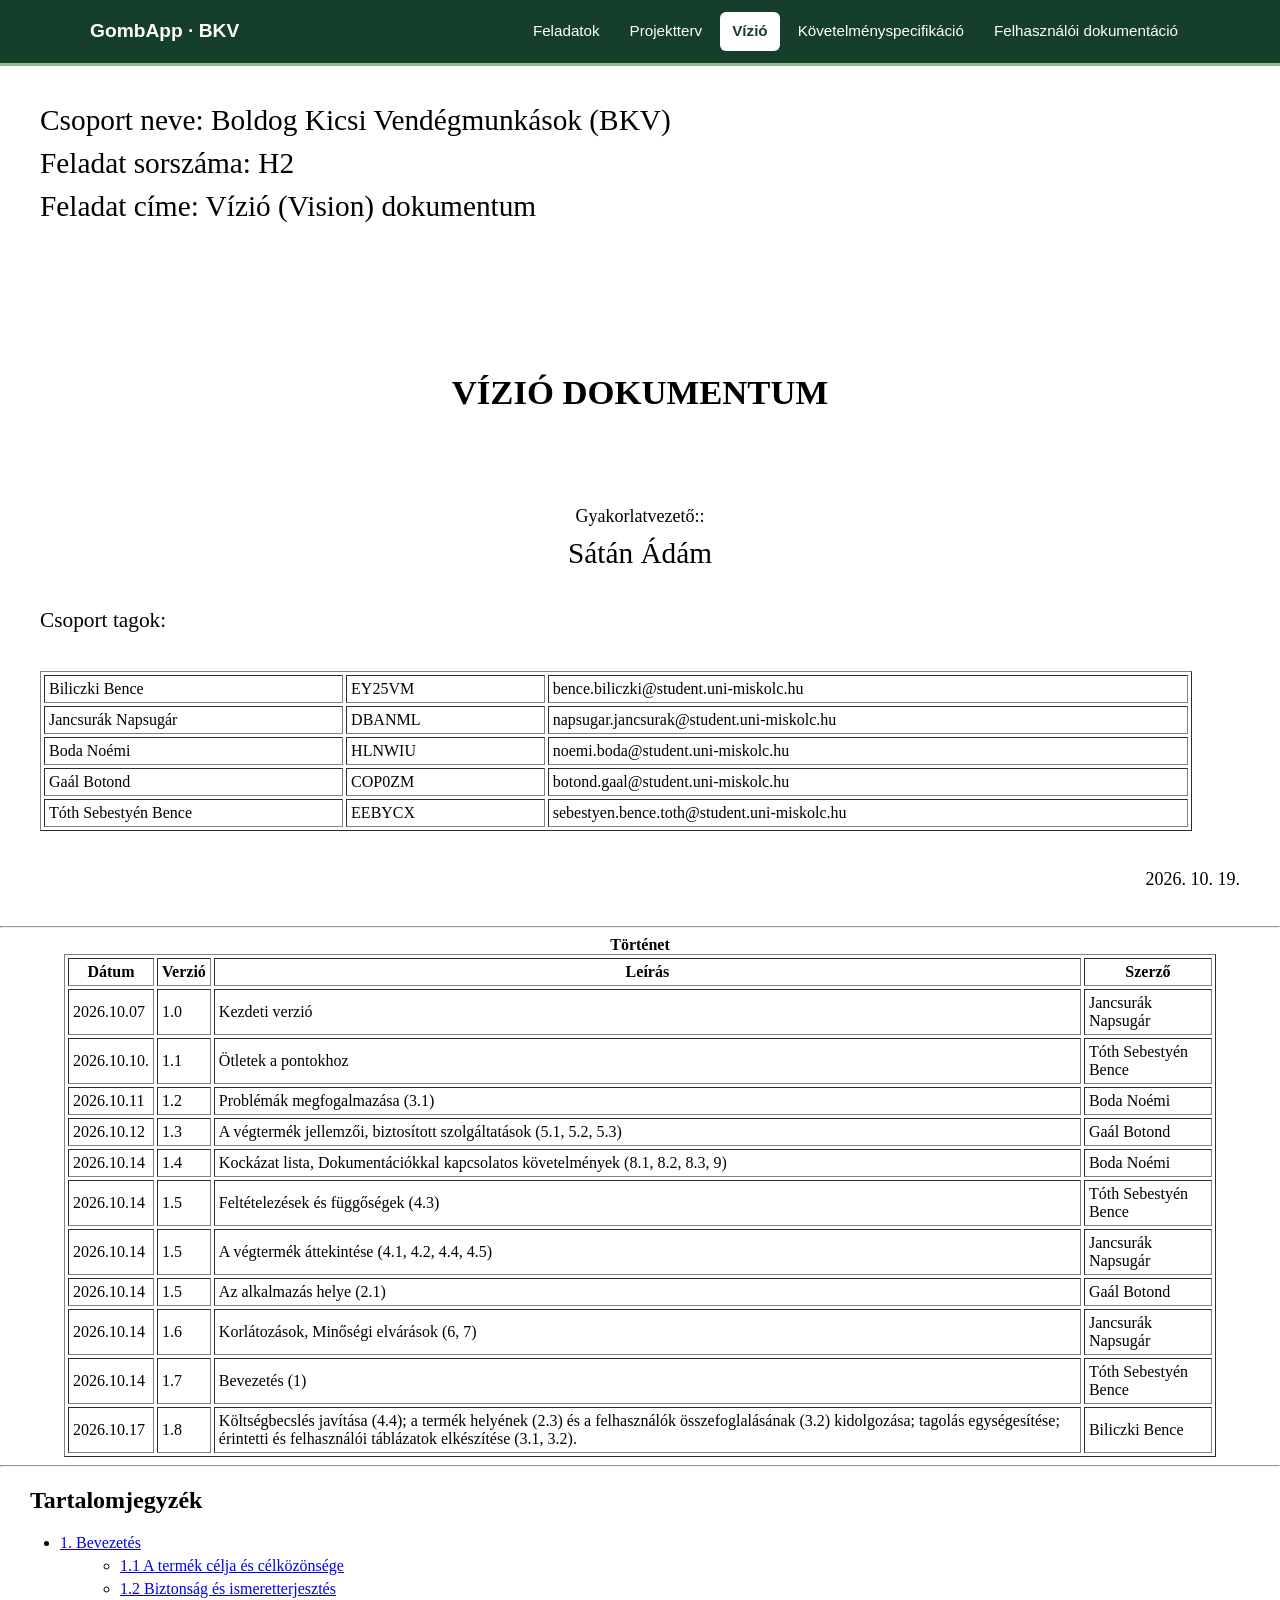
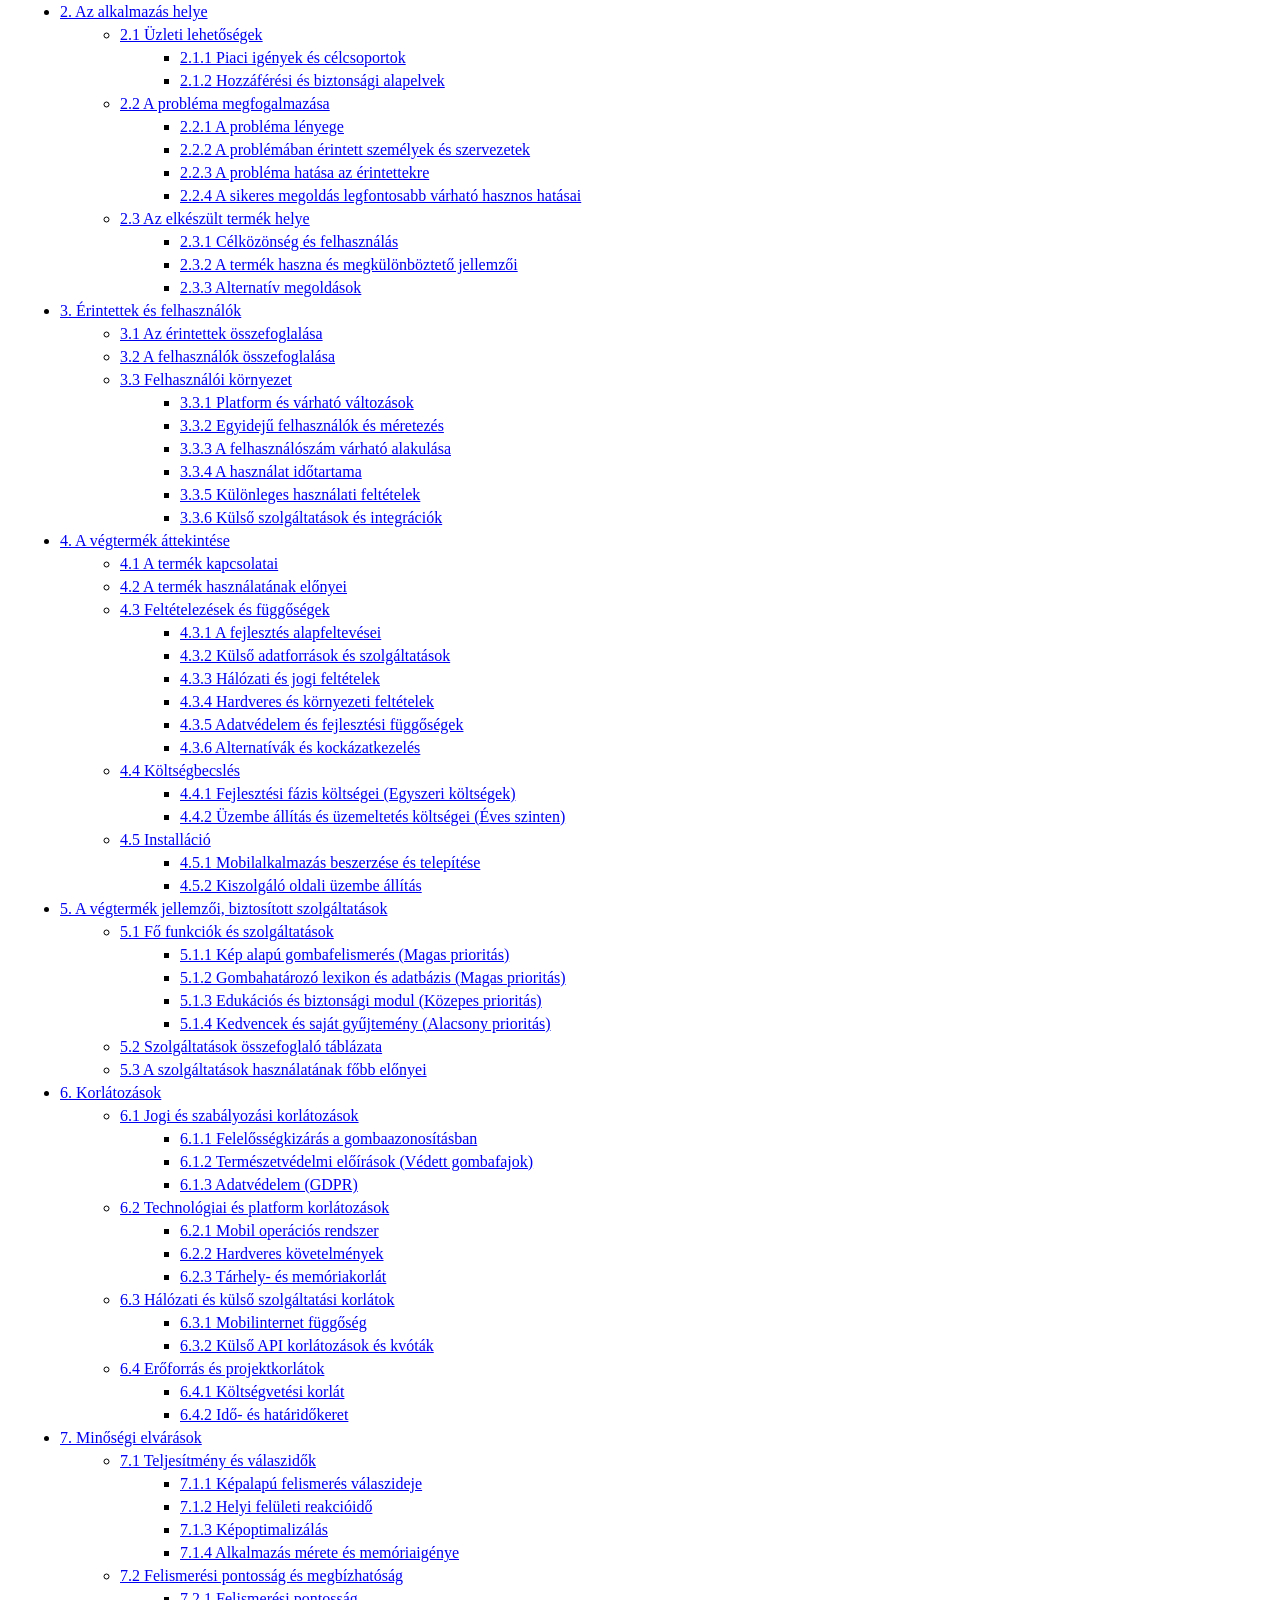
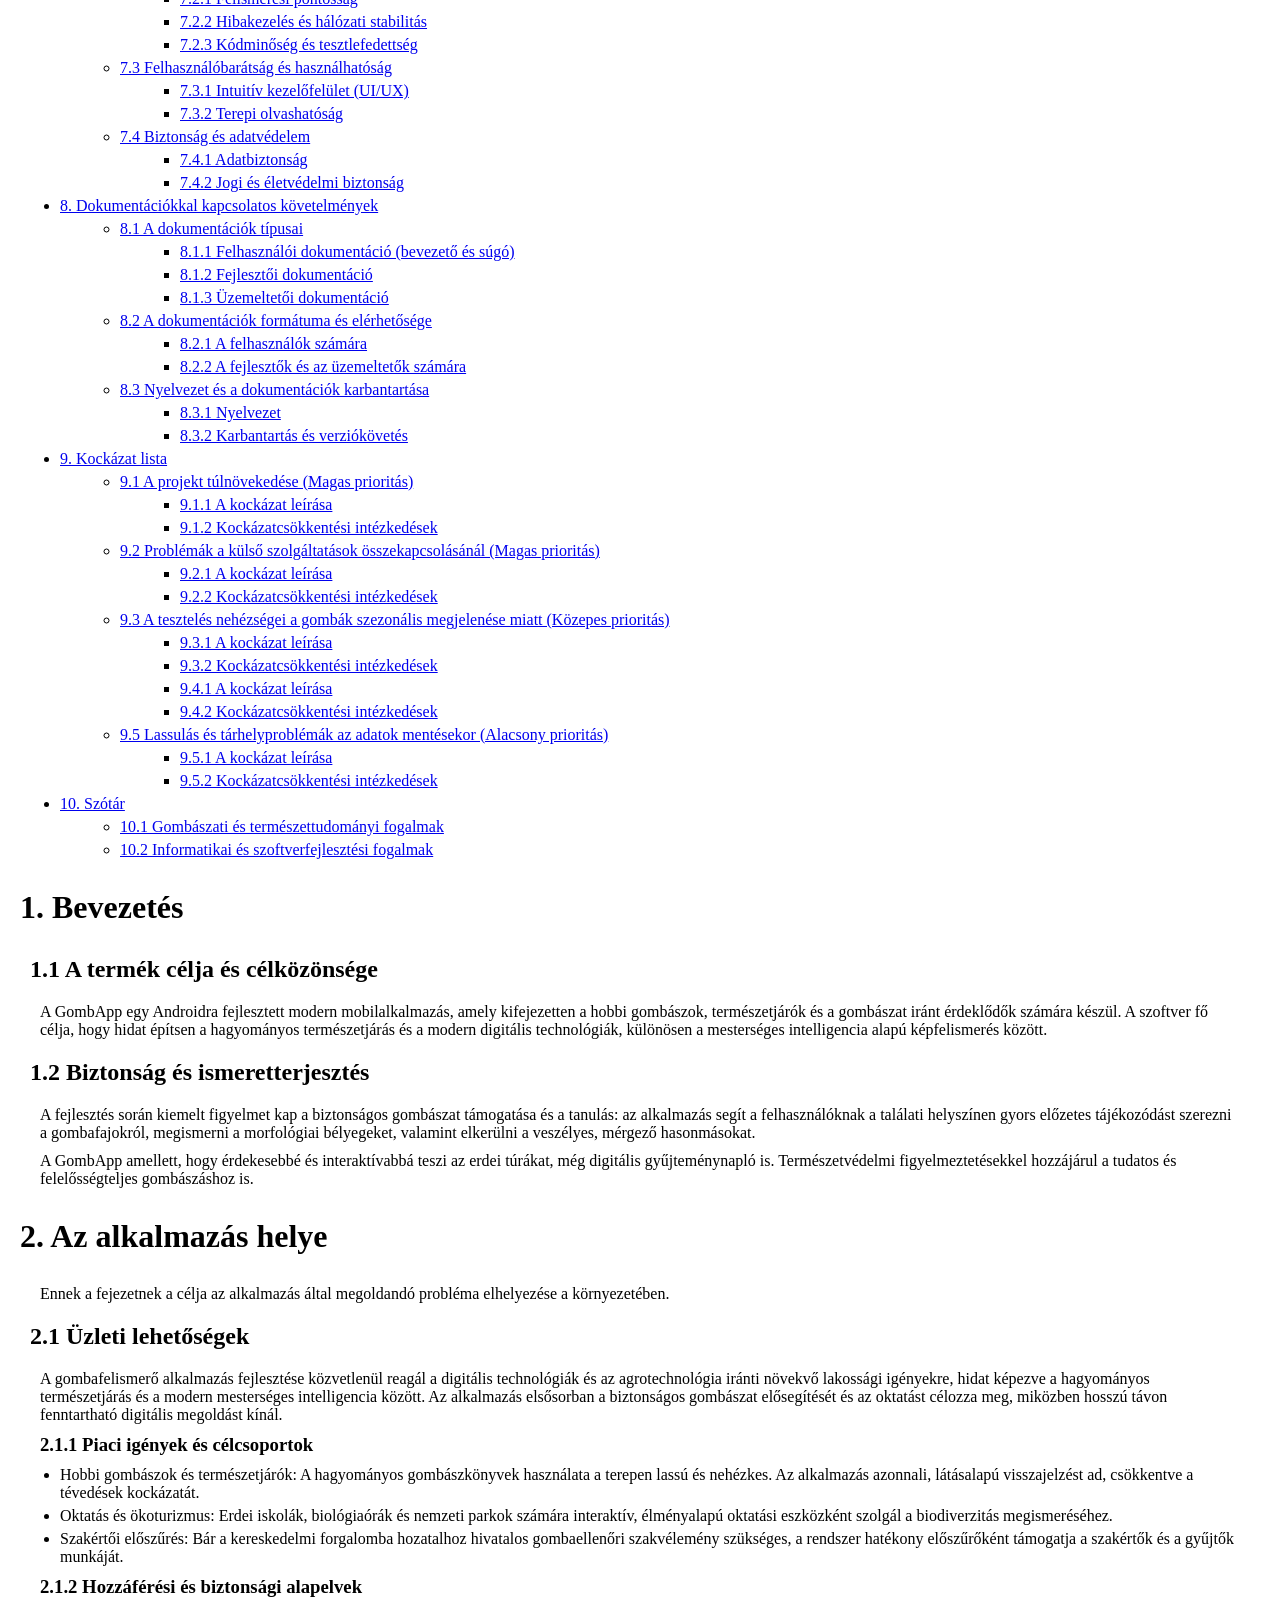
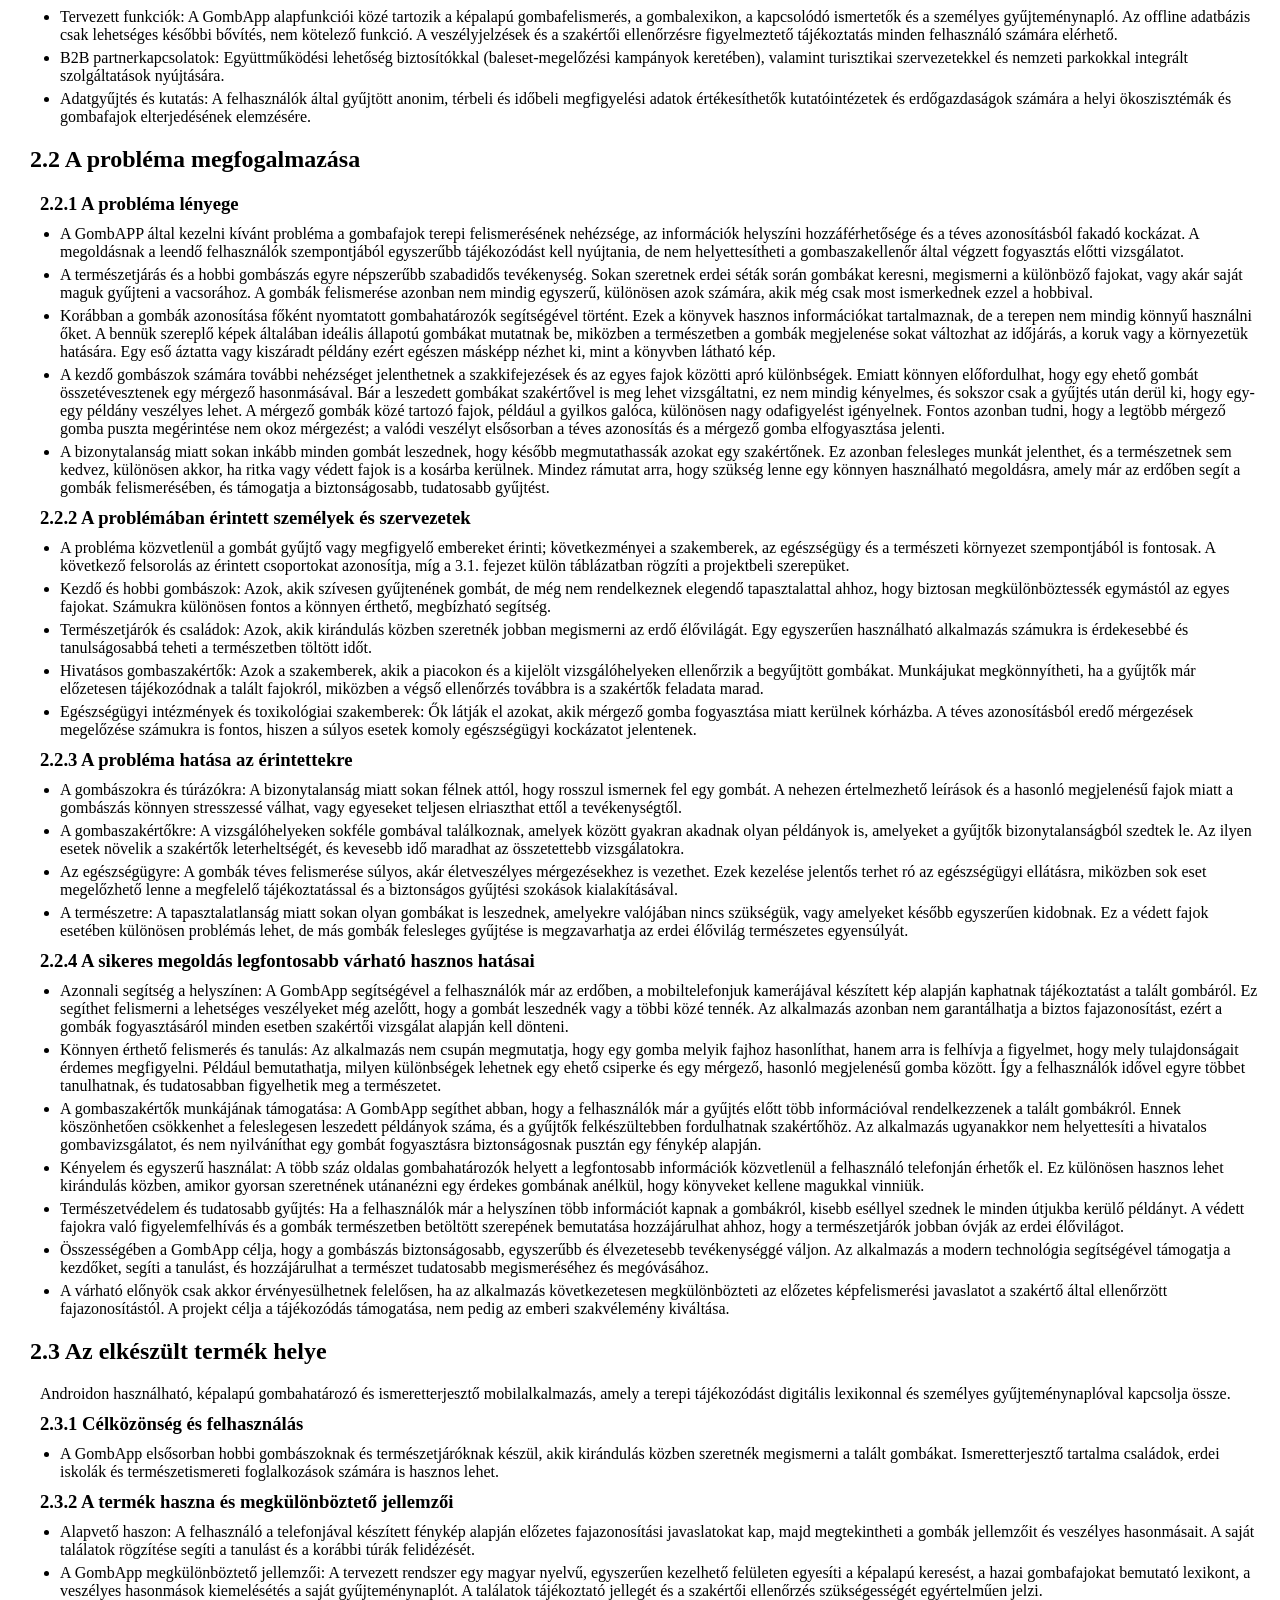
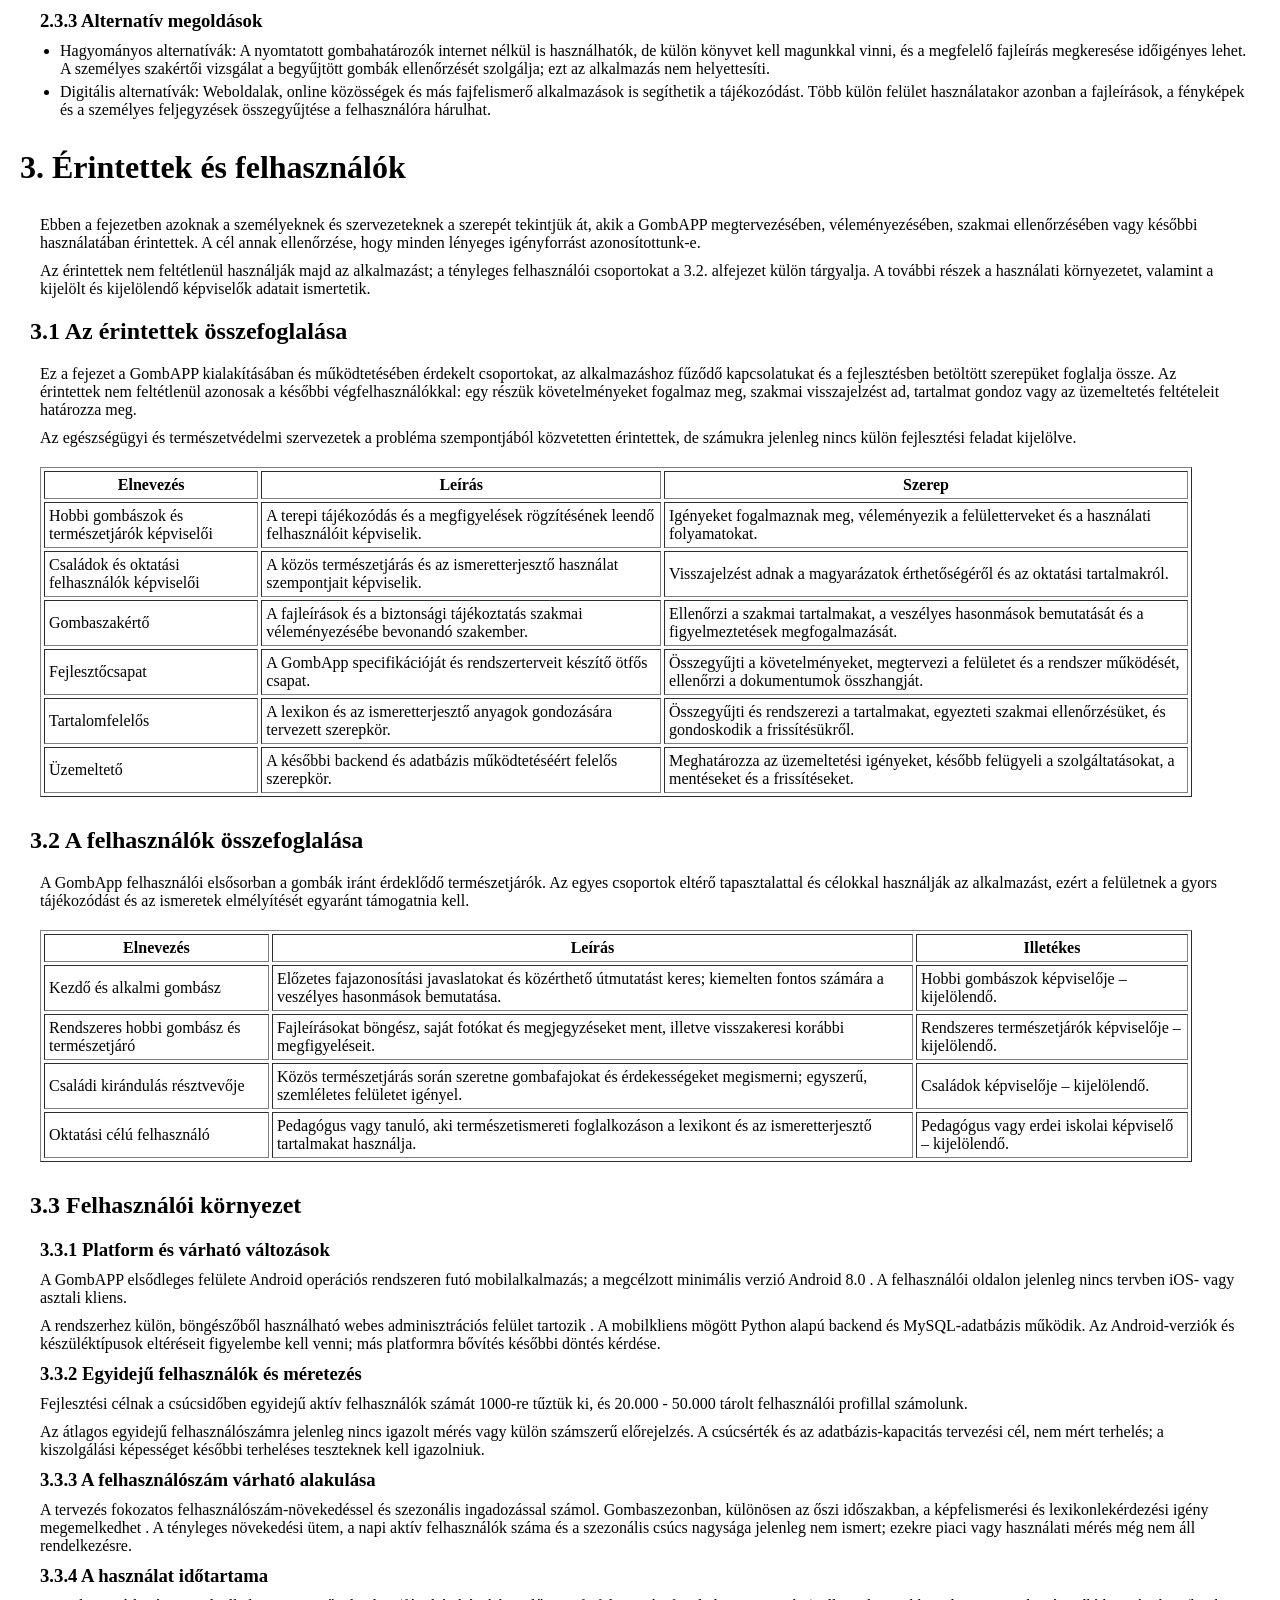
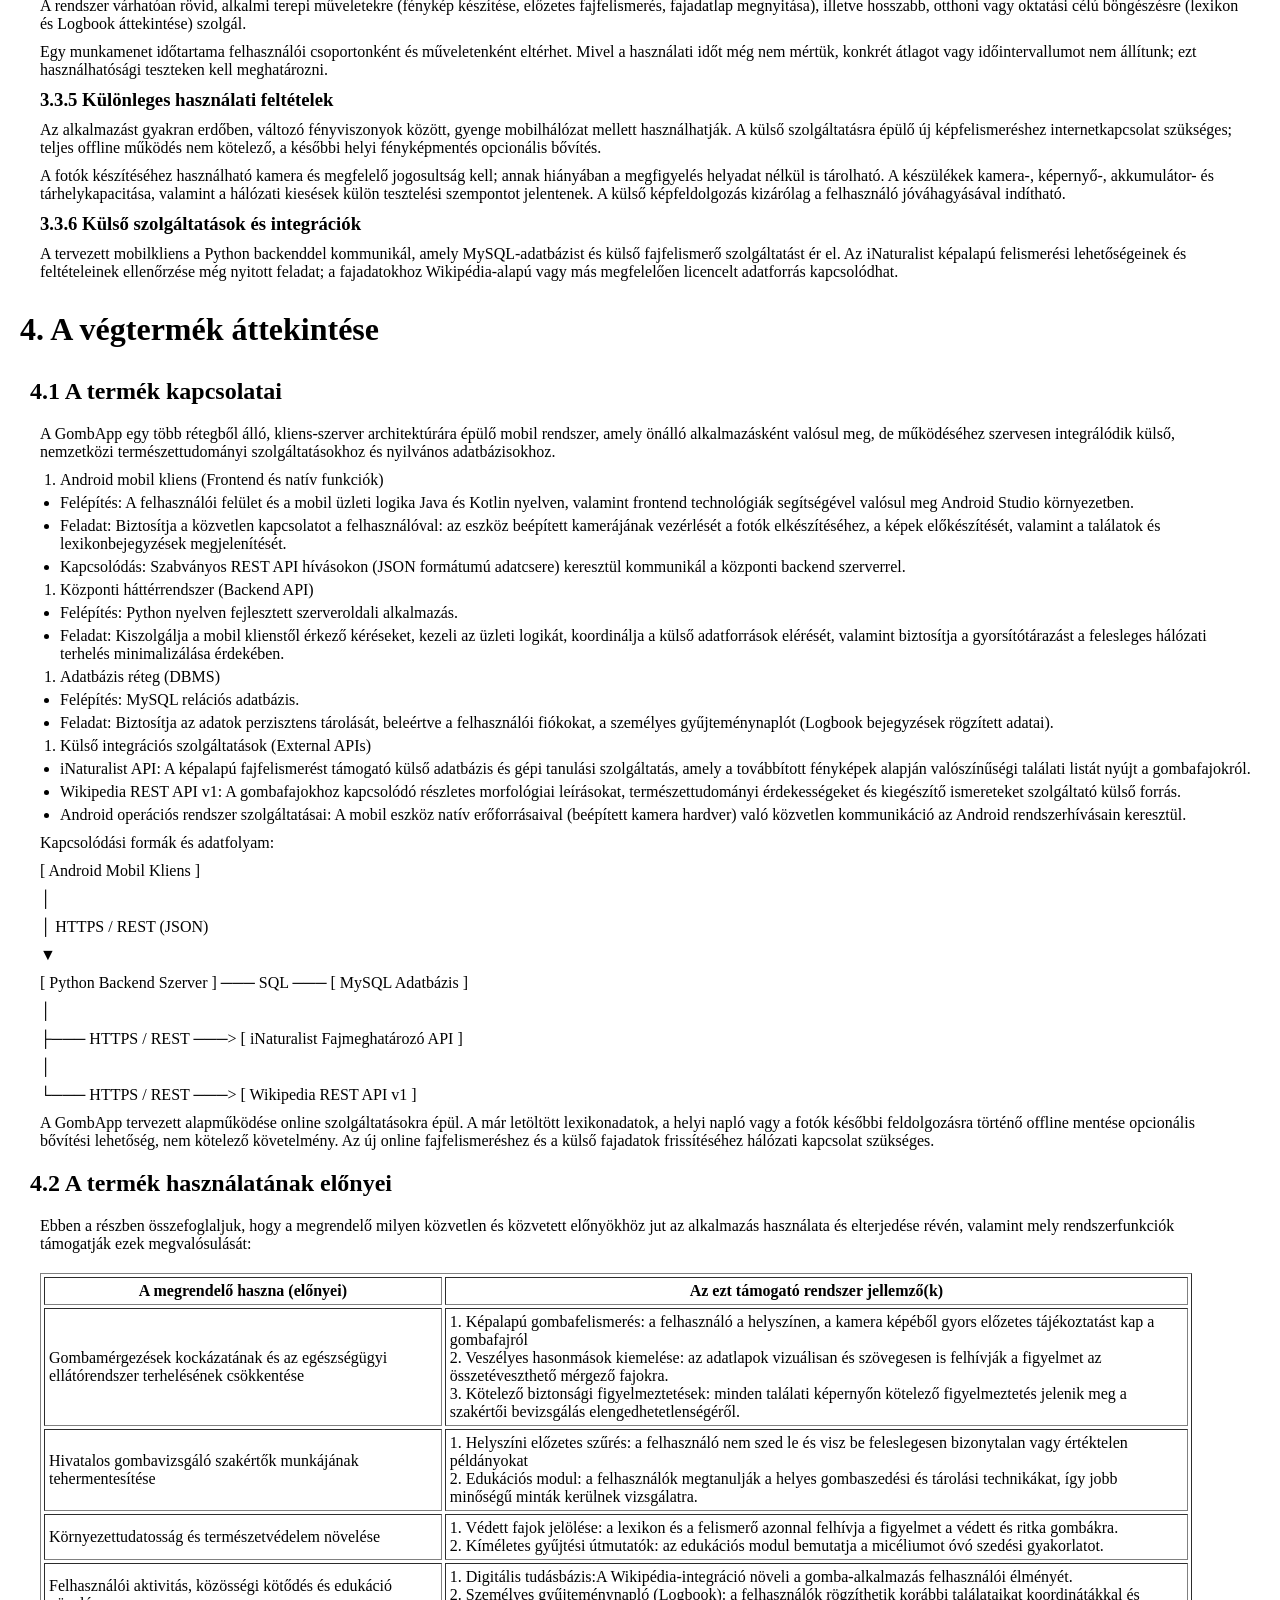
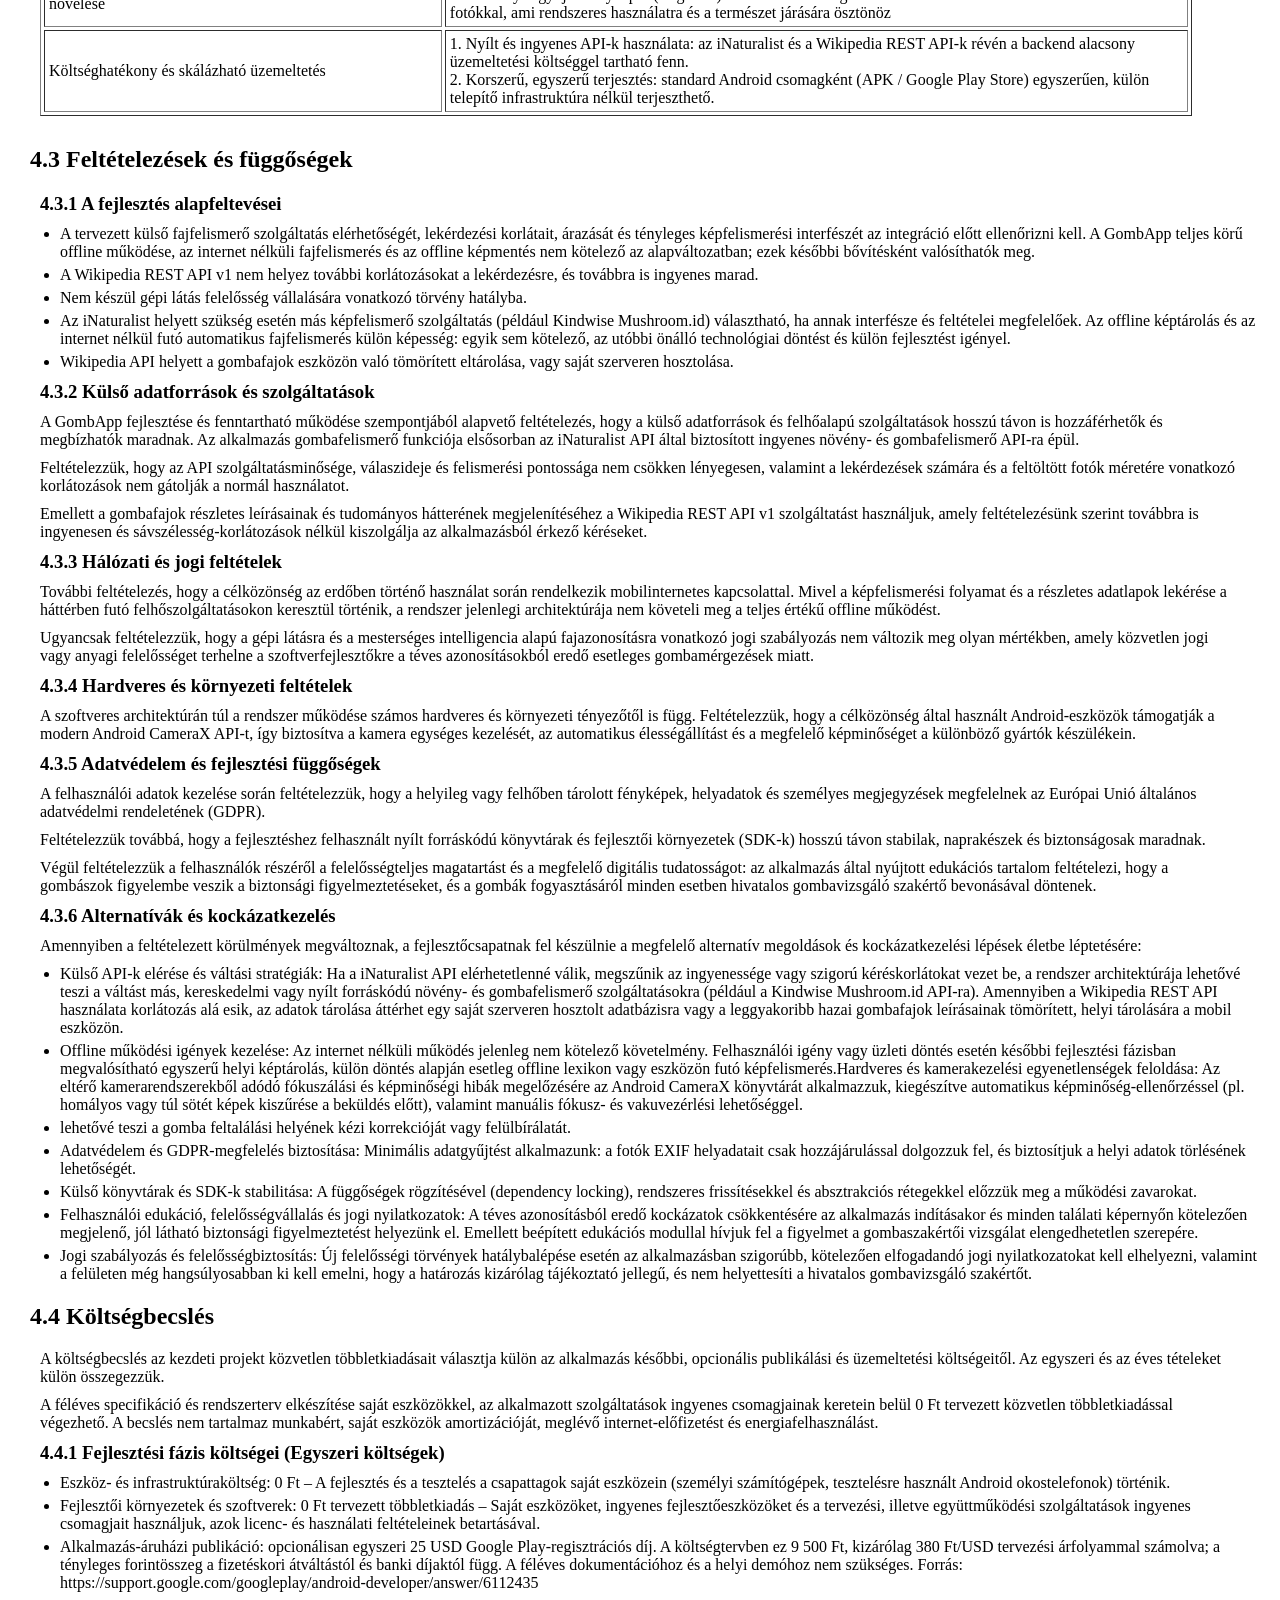
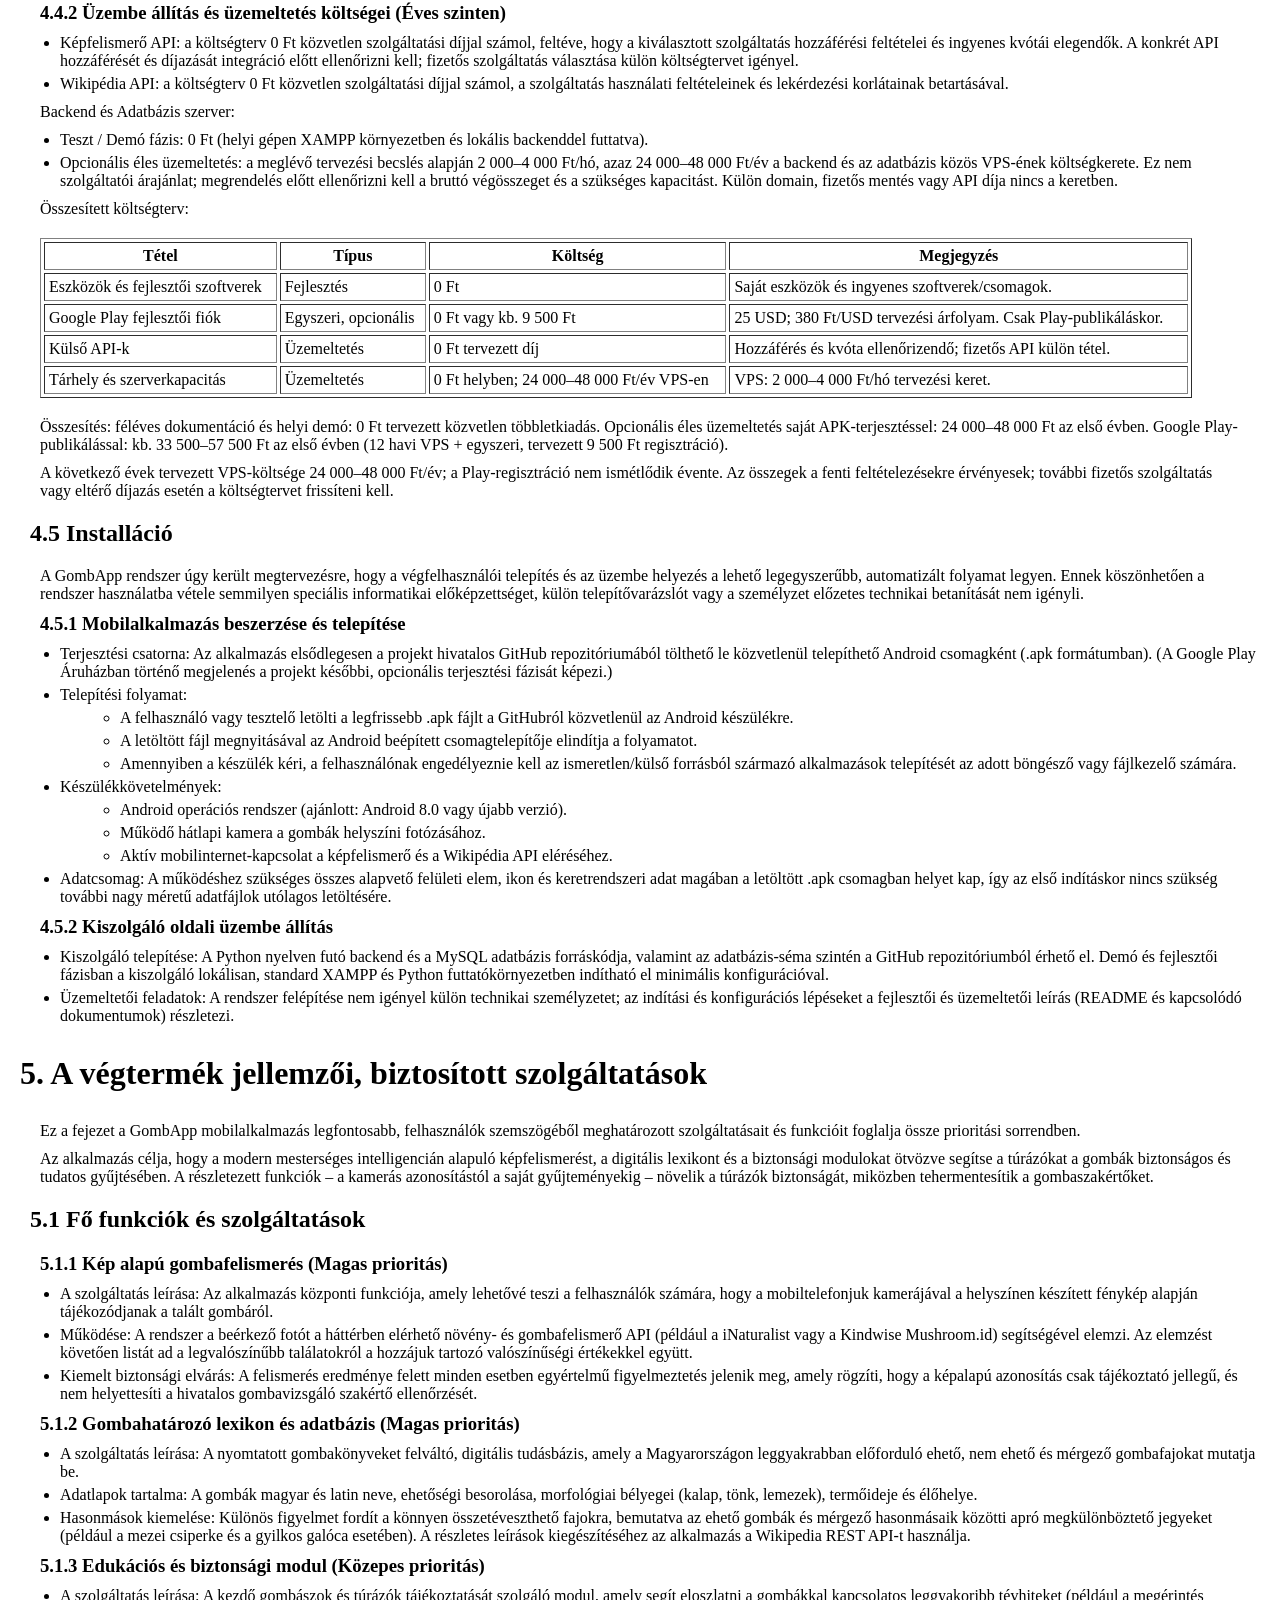
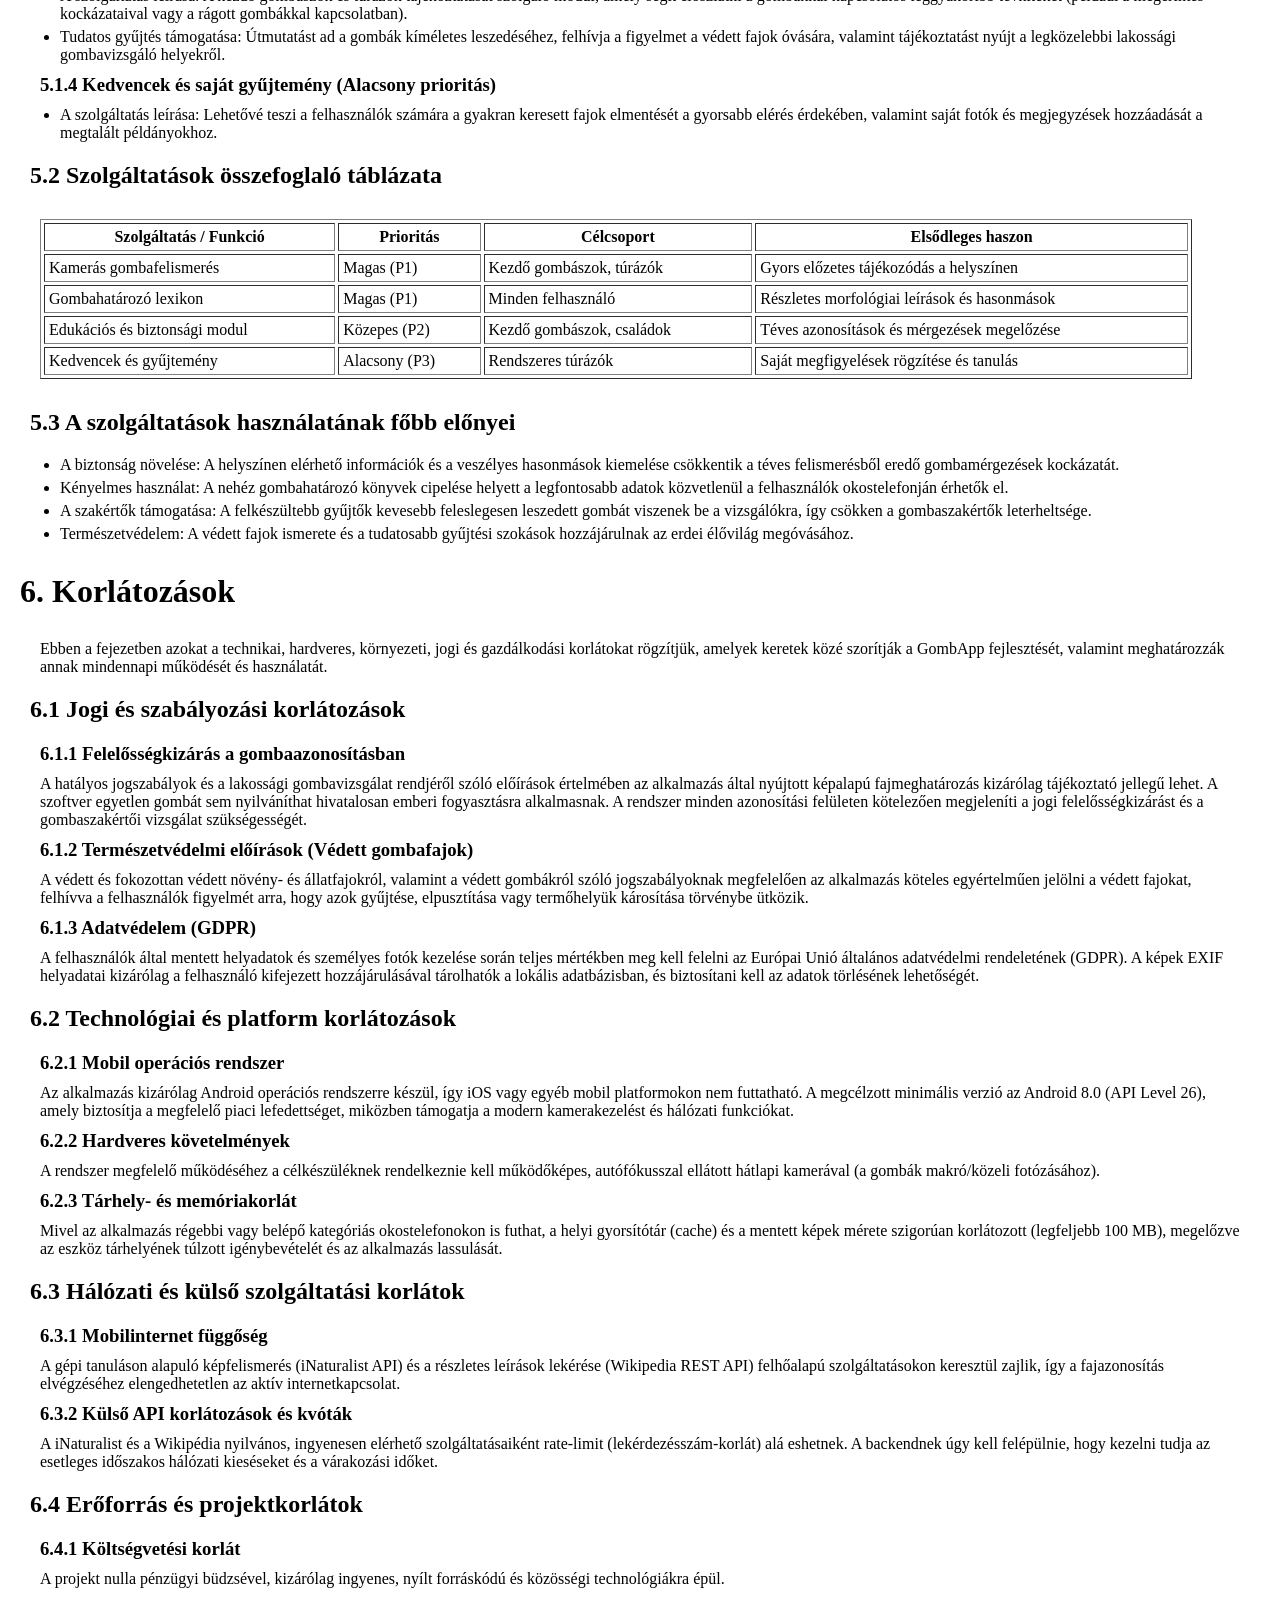
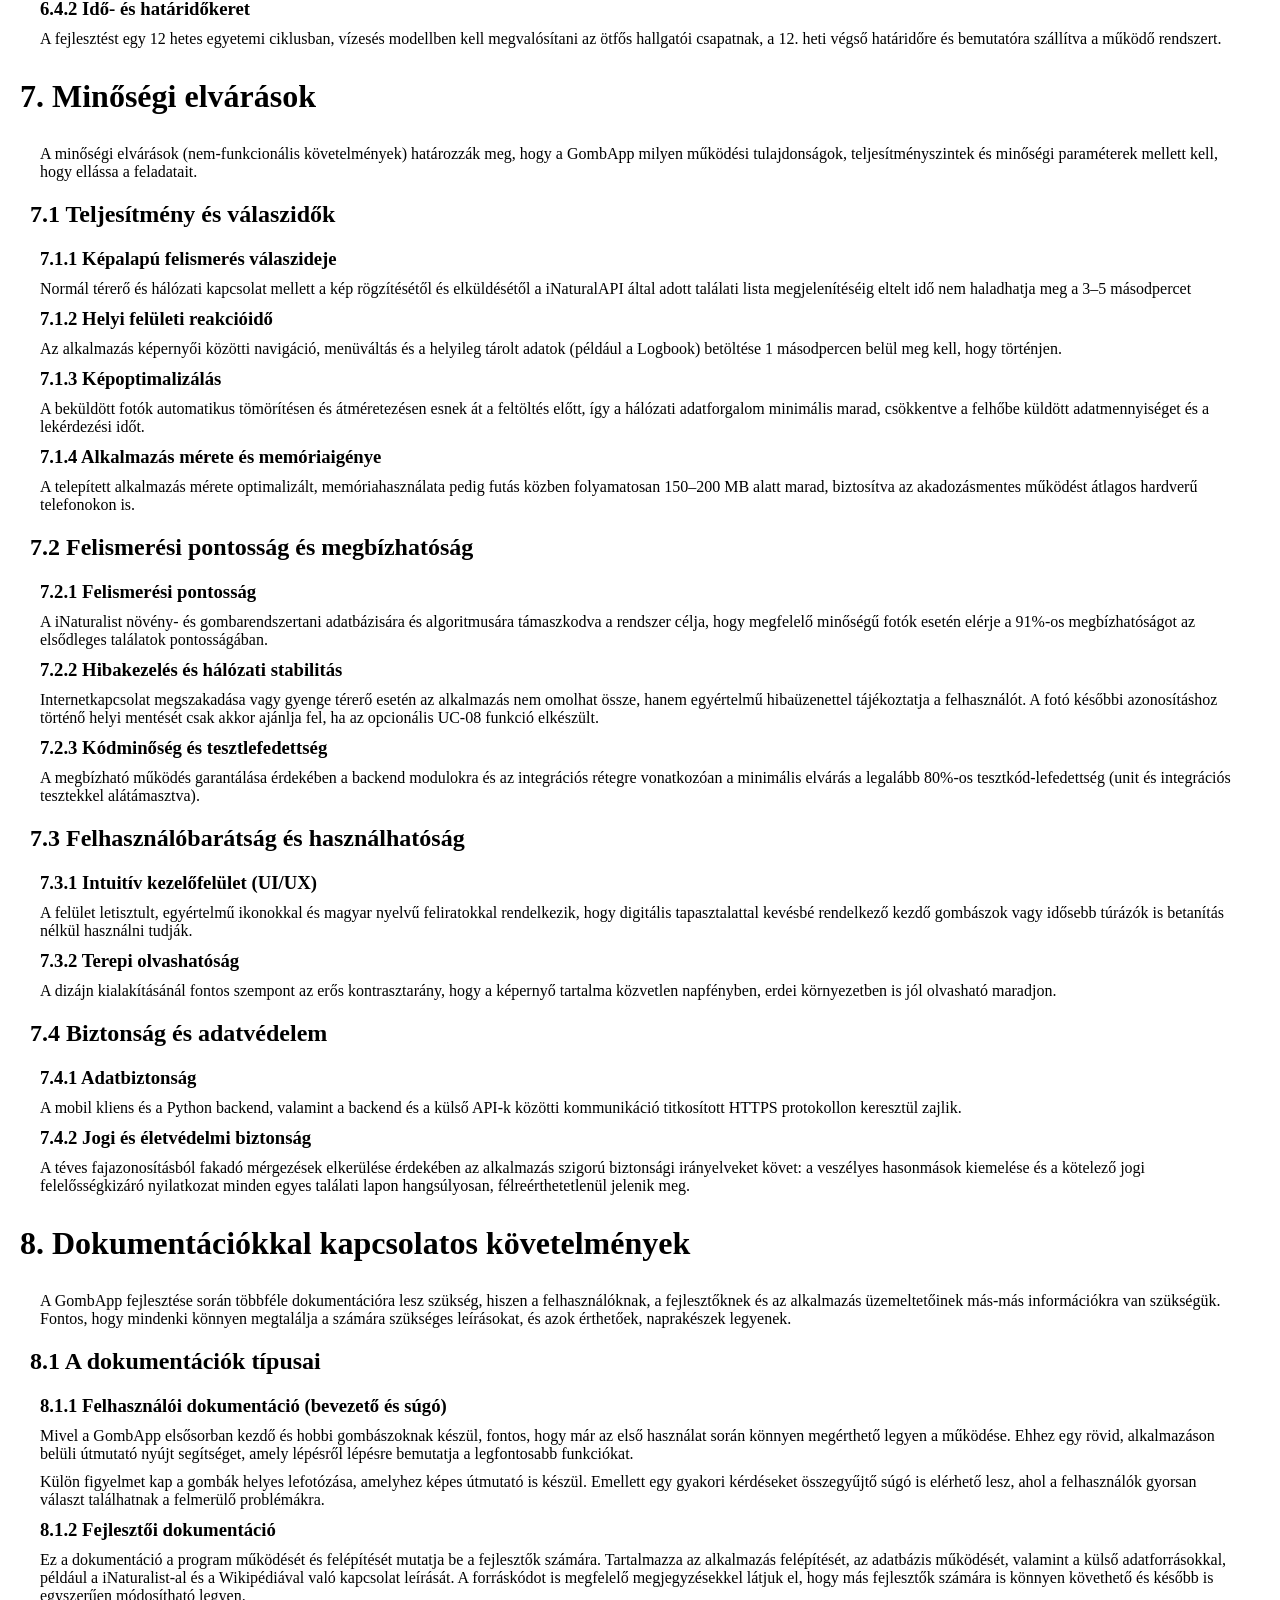
<file: feladat_weblapok/vizio.html>
<!DOCTYPE html>
<html lang="hu">
  <head>
    <meta charset="UTF-8">
    <meta name="viewport" content="width=device-width, initial-scale=1.0">
    <title>Vízió dokumentum</title>
    <style>
      body {
        margin: 0;
        padding: 0;
      }
      h1 {
        margin: 30px 20px ;
      }
      h2 {
        margin: 20px 30px ;
      }
      h3 {
        margin: 10px 40px;
      }
      p {
        margin: 10px 40px;
      }
      table {
        margin: 10px 40px;
      }
      ol {
        margin: 5px 10px;
      }
      ul {
        margin: 5px 10px;
      }
      li {
        margin: 5px 10px;
      }
      .under_dev {
        color: gray;
      }

      h4 { margin: 10px 40px; }
      .table-scroll { overflow-x: auto; }
      img { max-width: 100%; height: auto; }
      figure { margin: 20px 40px; }
      figcaption { margin-top: 10px; }
      td p, th p, li p { margin: 0; }
      main p, main li { overflow-wrap: anywhere; }
      @media (max-width: 640px) { figure { margin: 16px; } }
    </style>
    <link rel="stylesheet" href="../navigation.css">
</head>
  <body>
<nav class="site-nav" aria-label="Fő navigáció">
  <div class="site-nav__inner">
    <a class="site-nav__brand" href="../index.html">GombApp · BKV</a>
    <div class="site-nav__links">
      <a href="../index.html">Feladatok</a>
      <a href="projektterv.html">Projektterv</a>
      <a href="vizio.html" aria-current="page">Vízió</a>
      <a href="szoftver-kovetelmeny.html">Követelményspecifikáció</a>
      <a href="felhasznaloi-dokumentacio.html">Felhasználói dokumentáció</a>
    </div>
  </div>
</nav>



<p style="margin-bottom: 0cm;" align="center"><br>

</p>

<p style="margin-bottom: 0cm;" align="left" lang="hu-HU"><font style="font-size: 22pt;" size="6">Csoport
neve: Boldog Kicsi Vendégmunkások (BKV)</font></p>

<p style="margin-bottom: 0cm;" align="left"><font style="font-size: 22pt;" size="6">Feladat
sorszáma: H2</font></p>

<p style="margin-bottom: 0cm;" align="left"><font style="font-size: 22pt;" size="6">Feladat
címe: Vízió (Vision) dokumentum</font></p>

<p style="margin-bottom: 0cm;" align="center"><br>

</p>

<p style="margin-bottom: 0cm;" align="center"><br>

</p>

<p style="margin-bottom: 0cm;" align="center"><br>

</p>

<p style="margin-bottom: 0cm;" align="center"><br>

</p>

<p style="margin-bottom: 0cm;" align="center"><br>

</p>

<p style="margin-bottom: 0cm;" align="center" lang="hu-HU"><font style="font-size: 26pt;" size="6"><b><span lang="en-US">VÍZIÓ DOKUMENTUM</span></b></font></p>

<p style="margin-bottom: 0cm;" align="center"><br>

</p>

<p style="margin-bottom: 0cm;" align="center"><br>

</p>

<p style="margin-bottom: 0cm;" align="center"><br>

</p>

<p style="margin-bottom: 0cm;" align="center" lang="hu-HU"><font size="4">Gyakorlatvezető::</font></p>

<p style="margin-bottom: 0cm;" align="center" lang="hu-HU"><font style="font-size: 22pt;" size="6">Sátán Ádám</font></p>

<p style="margin-bottom: 0cm;" align="center"><br>

</p>

<p style="margin-bottom: 0cm;" align="left" lang="hu-HU"><font style="font-size: 16pt;" size="4">Csoport
tagok:</font></p>

<p style="margin-bottom: 0cm;" align="left"><br>

</p>

<table border="1" cellpadding="4" cellspacing="3" width="90%">

	<colgroup><col width="118">
	<col width="75">
	<col width="264">
	</colgroup><tbody >
    <tr valign="top">

		<td width="118">

      <p align="left" lang="hu-HU"><font size="3">Biliczki Bence</font></p>

		</td>

		<td width="75" >

      <p align="left" lang="hu-HU"><font size="3">EY25VM</font></p>

		</td>

		<td width="264" >

      <p align="left" lang="hu-HU"><font size="3">bence.biliczki@student.uni-miskolc.hu</font></p>

		</td>

	</tr>

	<tr valign="top">

		<td width="118" >

      <p align="left" lang="hu-HU"><font size="3">Jancsurák Napsugár</font></p>

		</td>

		<td width="75" >

      <p align="left" lang="hu-HU"><font size="3">DBANML</font></p>

		</td>

		<td width="264" >

      <p align="left" lang="hu-HU"><font size="3">napsugar.jancsurak@student.uni-miskolc.hu</font></p>

		</td>

	</tr>

	<tr valign="top">

		<td width="118" >

      <p align="left" lang="hu-HU"><font size="3">Boda Noémi</font></p>

		</td>

		<td width="75" >

      <p align="left" lang="hu-HU"><font size="3">HLNWIU</font></p>

		</td>

		<td width="264" >

      <p align="left" lang="hu-HU"><font size="3">noemi.boda@student.uni-miskolc.hu</font></p>

		</td>

	</tr>

	<tr valign="top" >

		<td width="118" >

      <p align="left" lang="hu-HU"><font size="3">Gaál Botond</font></p>

		</td>

		<td width="75" >

      <p align="left" lang="hu-HU"><font size="3">COP0ZM</font></p>

		</td>

		<td width="264" >

      <p align="left" lang="hu-HU"><font size="3">botond.gaal@student.uni-miskolc.hu</font></p>

		</td>

	</tr>

	<tr valign="top" >

		<td width="118" >

      <p align="left" lang="hu-HU"><font size="3">Tóth Sebestyén Bence</font></p>

		</td>

		<td width="75" >

      <p align="left" lang="hu-HU"><font size="3">EEBYCX</font></p>

		</td>

		<td width="264" >

      <p align="left" lang="hu-HU"><font size="3">sebestyen.bence.toth@student.uni-miskolc.hu</font></p>

		</td>

	</tr>

  </tbody>
</table>

<p style="margin-bottom: 0cm;" align="left"><br>

</p>

<p style="margin-bottom: 0cm;" align="right" lang="hu-HU"><font size="4">2026. 10. 19.</font></p>

<p style="margin-bottom: 0cm;" align="center"><br>

</p>





    <hr>
    <p style="margin: 0 30px; text-align: center;"><b>Történet</b></p>
    <table border="1" cellpadding="4" cellspacing="3" width="90%" style="margin: auto;">
        <thead>
            <tr>
                <th>Dátum</th>
                <th>Verzió</th>
                <th>Leírás</th>
                <th>Szerző</th>
            </tr>
        </thead>
        <tbody>
            <tr><td>2026.10.07</td><td>1.0</td><td>Kezdeti verzió</td><td>Jancsurák Napsugár</td></tr>
            <tr><td>2026.10.10.</td><td>1.1</td><td>Ötletek a pontokhoz</td><td>Tóth Sebestyén Bence</td></tr>
            <tr><td>2026.10.11</td><td>1.2</td><td>Problémák megfogalmazása (3.1)</td><td>Boda Noémi</td></tr>
            <tr><td>2026.10.12</td><td>1.3</td><td>A végtermék jellemzői, biztosított szolgáltatások (5.1, 5.2, 5.3)</td><td>Gaál Botond</td></tr>
            <tr><td>2026.10.14</td><td>1.4</td><td>Kockázat lista, Dokumentációkkal kapcsolatos követelmények (8.1, 8.2, 8.3, 9)</td><td>Boda Noémi</td></tr>
            <tr><td>2026.10.14</td><td>1.5</td><td>Feltételezések és függőségek (4.3)</td><td>Tóth Sebestyén Bence</td></tr>
            <tr><td>2026.10.14</td><td>1.5</td><td>A végtermék áttekintése (4.1, 4.2, 4.4, 4.5)</td><td>Jancsurák Napsugár</td></tr>
            <tr><td>2026.10.14</td><td>1.5</td><td>Az alkalmazás helye (2.1)</td><td>Gaál Botond</td></tr>
            <tr><td>2026.10.14</td><td>1.6</td><td>Korlátozások, Minőségi elvárások (6, 7)</td><td>Jancsurák Napsugár</td></tr>
            <tr><td>2026.10.14</td><td>1.7</td><td>Bevezetés (1)</td><td>Tóth Sebestyén Bence</td></tr>
            <tr><td>2026.10.17</td><td>1.8</td><td>Költségbecslés javítása (4.4); a termék helyének (2.3) és a felhasználók összefoglalásának (3.2) kidolgozása; tagolás egységesítése; érintetti és felhasználói táblázatok elkészítése (3.1, 3.2).</td><td>Biliczki Bence</td></tr>
        </tbody>
    </table>

    <hr>
    <h2>Tartalomjegyzék</h2>
<nav aria-label="Tartalomjegyzék"><ul>
<li><a href="#1">1. Bevezetés</a><ul>
<li><a href="#1.1">1.1 A termék célja és célközönsége</a></li>
<li><a href="#1.2">1.2 Biztonság és ismeretterjesztés</a></li></ul>
</li>
<li><a href="#2">2. Az alkalmazás helye</a><ul>
<li><a href="#2.1">2.1 Üzleti lehetőségek</a><ul>
<li><a href="#2.1.1">2.1.1 Piaci igények és célcsoportok</a></li>
<li><a href="#2.1.2">2.1.2 Hozzáférési és biztonsági alapelvek</a></li></ul>
</li>
<li><a href="#2.2">2.2 A probléma megfogalmazása</a><ul>
<li><a href="#2.2.1">2.2.1 A probléma lényege</a></li>
<li><a href="#2.2.2">2.2.2 A problémában érintett személyek és szervezetek</a></li>
<li><a href="#2.2.3">2.2.3 A probléma hatása az érintettekre</a></li>
<li><a href="#2.2.4">2.2.4 A sikeres megoldás legfontosabb várható hasznos hatásai</a></li></ul>
</li>
<li><a href="#2.3">2.3 Az elkészült termék helye</a><ul>
<li><a href="#2.3.1">2.3.1 Célközönség és felhasználás</a></li>
<li><a href="#2.3.2">2.3.2 A termék haszna és megkülönböztető jellemzői</a></li>
<li><a href="#2.3.3">2.3.3 Alternatív megoldások</a></li></ul>
</li></ul>
</li>
<li><a href="#3">3. Érintettek és felhasználók</a><ul>
<li><a href="#3.1">3.1 Az érintettek összefoglalása</a></li>
<li><a href="#3.2">3.2 A felhasználók összefoglalása</a></li>
<li><a href="#3.3">3.3 Felhasználói környezet</a><ul>
<li><a href="#3.3.1">3.3.1 Platform és várható változások</a></li>
<li><a href="#3.3.2">3.3.2 Egyidejű felhasználók és méretezés</a></li>
<li><a href="#3.3.3">3.3.3 A felhasználószám várható alakulása</a></li>
<li><a href="#3.3.4">3.3.4 A használat időtartama</a></li>
<li><a href="#3.3.5">3.3.5 Különleges használati feltételek</a></li>
<li><a href="#3.3.6">3.3.6 Külső szolgáltatások és integrációk</a></li></ul>
</li></ul>
</li>
<li><a href="#4">4. A végtermék áttekintése</a><ul>
<li><a href="#4.1">4.1 A termék kapcsolatai</a></li>
<li><a href="#4.2">4.2 A termék használatának előnyei</a></li>
<li><a href="#4.3">4.3 Feltételezések és függőségek</a><ul>
<li><a href="#4.3.1">4.3.1 A fejlesztés alapfeltevései</a></li>
<li><a href="#4.3.2">4.3.2 Külső adatforrások és szolgáltatások</a></li>
<li><a href="#4.3.3">4.3.3 Hálózati és jogi feltételek</a></li>
<li><a href="#4.3.4">4.3.4 Hardveres és környezeti feltételek</a></li>
<li><a href="#4.3.5">4.3.5 Adatvédelem és fejlesztési függőségek</a></li>
<li><a href="#4.3.6">4.3.6 Alternatívák és kockázatkezelés</a></li></ul>
</li>
<li><a href="#4.4">4.4 Költségbecslés</a><ul>
<li><a href="#4.4.1">4.4.1 Fejlesztési fázis költségei (Egyszeri költségek)</a></li>
<li><a href="#4.4.2">4.4.2 Üzembe állítás és üzemeltetés költségei (Éves szinten)</a></li></ul>
</li>
<li><a href="#4.5">4.5 Installáció</a><ul>
<li><a href="#4.5.1">4.5.1 Mobilalkalmazás beszerzése és telepítése</a></li>
<li><a href="#4.5.2">4.5.2 Kiszolgáló oldali üzembe állítás</a></li></ul>
</li></ul>
</li>
<li><a href="#5">5. A végtermék jellemzői, biztosított szolgáltatások</a><ul>
<li><a href="#5.1">5.1 Fő funkciók és szolgáltatások</a><ul>
<li><a href="#5.1.1">5.1.1 Kép alapú gombafelismerés (Magas prioritás)</a></li>
<li><a href="#5.1.2">5.1.2 Gombahatározó lexikon és adatbázis (Magas prioritás)</a></li>
<li><a href="#5.1.3">5.1.3 Edukációs és biztonsági modul (Közepes prioritás)</a></li>
<li><a href="#5.1.4">5.1.4 Kedvencek és saját gyűjtemény (Alacsony prioritás)</a></li></ul>
</li>
<li><a href="#5.2">5.2 Szolgáltatások összefoglaló táblázata</a></li>
<li><a href="#5.3">5.3 A szolgáltatások használatának főbb előnyei</a></li></ul>
</li>
<li><a href="#6">6. Korlátozások</a><ul>
<li><a href="#6.1">6.1 Jogi és szabályozási korlátozások</a><ul>
<li><a href="#6.1.1">6.1.1 Felelősségkizárás a gombaazonosításban</a></li>
<li><a href="#6.1.2">6.1.2 Természetvédelmi előírások (Védett gombafajok)</a></li>
<li><a href="#6.1.3">6.1.3 Adatvédelem (GDPR)</a></li></ul>
</li>
<li><a href="#6.2">6.2 Technológiai és platform korlátozások</a><ul>
<li><a href="#6.2.1">6.2.1 Mobil operációs rendszer</a></li>
<li><a href="#6.2.2">6.2.2 Hardveres követelmények</a></li>
<li><a href="#6.2.3">6.2.3 Tárhely- és memóriakorlát</a></li></ul>
</li>
<li><a href="#6.3">6.3 Hálózati és külső szolgáltatási korlátok</a><ul>
<li><a href="#6.3.1">6.3.1 Mobilinternet függőség</a></li>
<li><a href="#6.3.2">6.3.2 Külső API korlátozások és kvóták</a></li></ul>
</li>
<li><a href="#6.4">6.4 Erőforrás és projektkorlátok</a><ul>
<li><a href="#6.4.1">6.4.1 Költségvetési korlát</a></li>
<li><a href="#6.4.2">6.4.2 Idő- és határidőkeret</a></li></ul>
</li></ul>
</li>
<li><a href="#7">7. Minőségi elvárások</a><ul>
<li><a href="#7.1">7.1 Teljesítmény és válaszidők</a><ul>
<li><a href="#7.1.1">7.1.1 Képalapú felismerés válaszideje</a></li>
<li><a href="#7.1.2">7.1.2 Helyi felületi reakcióidő</a></li>
<li><a href="#7.1.3">7.1.3 Képoptimalizálás</a></li>
<li><a href="#7.1.4">7.1.4 Alkalmazás mérete és memóriaigénye</a></li></ul>
</li>
<li><a href="#7.2">7.2 Felismerési pontosság és megbízhatóság</a><ul>
<li><a href="#7.2.1">7.2.1 Felismerési pontosság</a></li>
<li><a href="#7.2.2">7.2.2 Hibakezelés és hálózati stabilitás</a></li>
<li><a href="#7.2.3">7.2.3 Kódminőség és tesztlefedettség</a></li></ul>
</li>
<li><a href="#7.3">7.3 Felhasználóbarátság és használhatóság</a><ul>
<li><a href="#7.3.1">7.3.1 Intuitív kezelőfelület (UI/UX)</a></li>
<li><a href="#7.3.2">7.3.2 Terepi olvashatóság</a></li></ul>
</li>
<li><a href="#7.4">7.4 Biztonság és adatvédelem</a><ul>
<li><a href="#7.4.1">7.4.1 Adatbiztonság</a></li>
<li><a href="#7.4.2">7.4.2 Jogi és életvédelmi biztonság</a></li></ul>
</li></ul>
</li>
<li><a href="#8">8. Dokumentációkkal kapcsolatos követelmények</a><ul>
<li><a href="#8.1">8.1 A dokumentációk típusai</a><ul>
<li><a href="#8.1.1">8.1.1 Felhasználói dokumentáció (bevezető és súgó)</a></li>
<li><a href="#8.1.2">8.1.2 Fejlesztői dokumentáció</a></li>
<li><a href="#8.1.3">8.1.3 Üzemeltetői dokumentáció</a></li></ul>
</li>
<li><a href="#8.2">8.2 A dokumentációk formátuma és elérhetősége</a><ul>
<li><a href="#8.2.1">8.2.1 A felhasználók számára</a></li>
<li><a href="#8.2.2">8.2.2 A fejlesztők és az üzemeltetők számára</a></li></ul>
</li>
<li><a href="#8.3">8.3 Nyelvezet és a dokumentációk karbantartása</a><ul>
<li><a href="#8.3.1">8.3.1 Nyelvezet</a></li>
<li><a href="#8.3.2">8.3.2 Karbantartás és verziókövetés</a></li></ul>
</li></ul>
</li>
<li><a href="#9">9. Kockázat lista</a><ul>
<li><a href="#9.1">9.1 A projekt túlnövekedése (Magas prioritás)</a><ul>
<li><a href="#9.1.1">9.1.1 A kockázat leírása</a></li>
<li><a href="#9.1.2">9.1.2 Kockázatcsökkentési intézkedések</a></li></ul>
</li>
<li><a href="#9.2">9.2 Problémák a külső szolgáltatások összekapcsolásánál (Magas prioritás)</a><ul>
<li><a href="#9.2.1">9.2.1 A kockázat leírása</a></li>
<li><a href="#9.2.2">9.2.2 Kockázatcsökkentési intézkedések</a></li></ul>
</li>
<li><a href="#9.3">9.3 A tesztelés nehézségei a gombák szezonális megjelenése miatt (Közepes prioritás)</a><ul>
<li><a href="#9.3.1">9.3.1 A kockázat leírása</a></li>
<li><a href="#9.3.2">9.3.2 Kockázatcsökkentési intézkedések</a></li>
<li><a href="#9.4.1">9.4.1 A kockázat leírása</a></li>
<li><a href="#9.4.2">9.4.2 Kockázatcsökkentési intézkedések</a></li></ul>
</li>
<li><a href="#9.5">9.5 Lassulás és tárhelyproblémák az adatok mentésekor (Alacsony prioritás)</a><ul>
<li><a href="#9.5.1">9.5.1 A kockázat leírása</a></li>
<li><a href="#9.5.2">9.5.2 Kockázatcsökkentési intézkedések</a></li></ul>
</li></ul>
</li>
<li><a href="#10">10. Szótár</a><ul>
<li><a href="#10.1">10.1 Gombászati és természettudományi fogalmak</a></li>
<li><a href="#10.2">10.2 Informatikai és szoftverfejlesztési fogalmak</a></li></ul></li></ul></nav>
<main id="document-content">
<span id="h.yowpkw4sjxs8"></span><h1 id="1"><strong>1. Bevezetés</strong></h1>
<span id="h.a2pauiov61gv"></span><h2 id="1.1"><strong>1.1 A termék célja és célközönsége</strong></h2>
<p>A GombApp egy Androidra fejlesztett modern mobilalkalmazás, amely kifejezetten a hobbi gombászok, természetjárók és a gombászat iránt érdeklődők számára készül. A szoftver fő célja, hogy hidat építsen a hagyományos természetjárás és a modern digitális technológiák, különösen a mesterséges intelligencia alapú képfelismerés között. </p>
<span id="h.rsztcqmwls1e"></span><h2 id="1.2"><strong>1.2 Biztonság és ismeretterjesztés</strong></h2>
<p>A fejlesztés során kiemelt figyelmet kap a biztonságos gombászat támogatása és a tanulás: az alkalmazás segít a felhasználóknak a találati helyszínen gyors előzetes tájékozódást szerezni a gombafajokról, megismerni a morfológiai bélyegeket, valamint elkerülni a veszélyes, mérgező hasonmásokat.</p>
<p>A GombApp amellett, hogy érdekesebbé és interaktívabbá teszi az erdei túrákat, még digitális gyűjteménynapló is. Természetvédelmi figyelmeztetésekkel hozzájárul a tudatos és felelősségteljes gombászáshoz is.<em></em></p>
<span id="h.65d1fxm9h5xh"></span><h1 id="2"><strong>2. Az alkalmazás helye</strong></h1>
<p>Ennek a fejezetnek a célja az alkalmazás által megoldandó probléma elhelyezése a környezetében. </p>
<span id="h.rtu0cyrw08b6"></span><h2 id="2.1"><strong>2.1 Üzleti lehetőségek</strong></h2>
<p>A gombafelismerő alkalmazás fejlesztése közvetlenül reagál a digitális technológiák és az agrotechnológia iránti növekvő lakossági igényekre, hidat képezve a hagyományos természetjárás és a modern mesterséges intelligencia között. Az alkalmazás elsősorban a biztonságos gombászat elősegítését és az oktatást célozza meg, miközben hosszú távon fenntartható digitális megoldást kínál.</p>
<span id="h.wwu8qvvfanqm"></span><h3 id="2.1.1"><strong>2.1.1 Piaci igények és célcsoportok</strong></h3>
<ul><li>
Hobbi gombászok és természetjárók: A hagyományos gombászkönyvek használata a terepen lassú és nehézkes. Az alkalmazás azonnali, látásalapú visszajelzést ad, csökkentve a tévedések kockázatát.
</li><li>
Oktatás és ökoturizmus: Erdei iskolák, biológiaórák és nemzeti parkok számára interaktív, élményalapú oktatási eszközként szolgál a biodiverzitás megismeréséhez.
</li><li>
Szakértői előszűrés: Bár a kereskedelmi forgalomba hozatalhoz hivatalos gombaellenőri szakvélemény szükséges, a rendszer hatékony előszűrőként támogatja a szakértők és a gyűjtők munkáját.
</li></ul>
<span id="h.583k7k7r6li"></span><h3 id="2.1.2"><strong>2.1.2 Hozzáférési és biztonsági alapelvek</strong><strong></strong></h3>
<ul><li>
Tervezett funkciók: A GombApp alapfunkciói közé tartozik a képalapú gombafelismerés, a gombalexikon, a kapcsolódó ismertetők és a személyes gyűjteménynapló. Az offline adatbázis csak lehetséges későbbi bővítés, nem kötelező funkció. A veszélyjelzések és a szakértői ellenőrzésre figyelmeztető tájékoztatás minden felhasználó számára elérhető.
</li><li>
B2B partnerkapcsolatok: Együttműködési lehetőség biztosítókkal (baleset-megelőzési kampányok keretében), valamint turisztikai szervezetekkel és nemzeti parkokkal integrált szolgáltatások nyújtására.
</li><li>
Adatgyűjtés és kutatás: A felhasználók által gyűjtött anonim, térbeli és időbeli megfigyelési adatok értékesíthetők kutatóintézetek és erdőgazdaságok számára a helyi ökoszisztémák és gombafajok elterjedésének elemzésére.
</li></ul>
<span id="h.3f3jfhghp6nx"></span><h2 id="2.2"><strong>2.2 A probléma megfogalmazása</strong></h2>
<span id="h.yszb99xehy7p"></span><h3 id="2.2.1"><strong>2.2.1 A probléma lényege</strong></h3>
<ul><li>
A GombAPP által kezelni kívánt probléma a gombafajok terepi felismerésének nehézsége, az információk helyszíni hozzáférhetősége és a téves azonosításból fakadó kockázat. A megoldásnak a leendő felhasználók szempontjából egyszerűbb tájékozódást kell nyújtania, de nem helyettesítheti a gombaszakellenőr által végzett fogyasztás előtti vizsgálatot.
</li><li>
A természetjárás és a hobbi gombászás egyre népszerűbb szabadidős tevékenység. Sokan szeretnek erdei séták során gombákat keresni, megismerni a különböző fajokat, vagy akár saját maguk gyűjteni a vacsorához. A gombák felismerése azonban nem mindig egyszerű, különösen azok számára, akik még csak most ismerkednek ezzel a hobbival.
</li><li>
Korábban a gombák azonosítása főként nyomtatott gombahatározók segítségével történt. Ezek a könyvek hasznos információkat tartalmaznak, de a terepen nem mindig könnyű használni őket. A bennük szereplő képek általában ideális állapotú gombákat mutatnak be, miközben a természetben a gombák megjelenése sokat változhat az időjárás, a koruk vagy a környezetük hatására. Egy eső áztatta vagy kiszáradt példány ezért egészen másképp nézhet ki, mint a könyvben látható kép.
</li><li>
A kezdő gombászok számára további nehézséget jelenthetnek a szakkifejezések és az egyes fajok közötti apró különbségek. Emiatt könnyen előfordulhat, hogy egy ehető gombát összetévesztenek egy mérgező hasonmásával. Bár a leszedett gombákat szakértővel is meg lehet vizsgáltatni, ez nem mindig kényelmes, és sokszor csak a gyűjtés után derül ki, hogy egy-egy példány veszélyes lehet. A mérgező gombák közé tartozó fajok, például a gyilkos galóca, különösen nagy odafigyelést igényelnek. Fontos azonban tudni, hogy a legtöbb mérgező gomba puszta megérintése nem okoz mérgezést; a valódi veszélyt elsősorban a téves azonosítás és a mérgező gomba elfogyasztása jelenti.
</li><li>
A bizonytalanság miatt sokan inkább minden gombát leszednek, hogy később megmutathassák azokat egy szakértőnek. Ez azonban felesleges munkát jelenthet, és a természetnek sem kedvez, különösen akkor, ha ritka vagy védett fajok is a kosárba kerülnek. Mindez rámutat arra, hogy szükség lenne egy könnyen használható megoldásra, amely már az erdőben segít a gombák felismerésében, és támogatja a biztonságosabb, tudatosabb gyűjtést.
</li></ul>
<span id="h.wpygqxcmzi5z"></span><h3 id="2.2.2"><strong>2.2.2 A problémában érintett személyek és szervezetek</strong></h3>
<ul><li>
A probléma közvetlenül a gombát gyűjtő vagy megfigyelő embereket érinti; következményei a szakemberek, az egészségügy és a természeti környezet szempontjából is fontosak. A következő felsorolás az érintett csoportokat azonosítja, míg a 3.1. fejezet külön táblázatban rögzíti a projektbeli szerepüket.
</li><li>
Kezdő és hobbi gombászok: Azok, akik szívesen gyűjtenének gombát, de még nem rendelkeznek elegendő tapasztalattal ahhoz, hogy biztosan megkülönböztessék egymástól az egyes fajokat. Számukra különösen fontos a könnyen érthető, megbízható segítség.
</li><li>
Természetjárók és családok: Azok, akik kirándulás közben szeretnék jobban megismerni az erdő élővilágát. Egy egyszerűen használható alkalmazás számukra is érdekesebbé és tanulságosabbá teheti a természetben töltött időt.
</li><li>
Hivatásos gombaszakértők: Azok a szakemberek, akik a piacokon és a kijelölt vizsgálóhelyeken ellenőrzik a begyűjtött gombákat. Munkájukat megkönnyítheti, ha a gyűjtők már előzetesen tájékozódnak a talált fajokról, miközben a végső ellenőrzés továbbra is a szakértők feladata marad.
</li><li>
Egészségügyi intézmények és toxikológiai szakemberek: Ők látják el azokat, akik mérgező gomba fogyasztása miatt kerülnek kórházba. A téves azonosításból eredő mérgezések megelőzése számukra is fontos, hiszen a súlyos esetek komoly egészségügyi kockázatot jelentenek.
</li></ul>
<span id="h.omocs4hrhwzw"></span><h3 id="2.2.3"><strong>2.2.3 A probléma hatása az érintettekre</strong></h3>
<ul><li>
A gombászokra és túrázókra: A bizonytalanság miatt sokan félnek attól, hogy rosszul ismernek fel egy gombát. A nehezen értelmezhető leírások és a hasonló megjelenésű fajok miatt a gombászás könnyen stresszessé válhat, vagy egyeseket teljesen elriaszthat ettől a tevékenységtől.
</li><li>
A gombaszakértőkre: A vizsgálóhelyeken sokféle gombával találkoznak, amelyek között gyakran akadnak olyan példányok is, amelyeket a gyűjtők bizonytalanságból szedtek le. Az ilyen esetek növelik a szakértők leterheltségét, és kevesebb idő maradhat az összetettebb vizsgálatokra.
</li><li>
Az egészségügyre: A gombák téves felismerése súlyos, akár életveszélyes mérgezésekhez is vezethet. Ezek kezelése jelentős terhet ró az egészségügyi ellátásra, miközben sok eset megelőzhető lenne a megfelelő tájékoztatással és a biztonságos gyűjtési szokások kialakításával.
</li><li>
A természetre: A tapasztalatlanság miatt sokan olyan gombákat is leszednek, amelyekre valójában nincs szükségük, vagy amelyeket később egyszerűen kidobnak. Ez a védett fajok esetében különösen problémás lehet, de más gombák felesleges gyűjtése is megzavarhatja az erdei élővilág természetes egyensúlyát.
</li></ul>
<span id="h.mzce2lt0yzig"></span><h3 id="2.2.4"><strong>2.2.4 A sikeres megoldás legfontosabb várható hasznos hatásai</strong></h3>
<ul><li>
Azonnali segítség a helyszínen: A GombApp segítségével a felhasználók már az erdőben, a mobiltelefonjuk kamerájával készített kép alapján kaphatnak tájékoztatást a talált gombáról. Ez segíthet felismerni a lehetséges veszélyeket még azelőtt, hogy a gombát leszednék vagy a többi közé tennék. Az alkalmazás azonban nem garantálhatja a biztos fajazonosítást, ezért a gombák fogyasztásáról minden esetben szakértői vizsgálat alapján kell dönteni.
</li><li>
Könnyen érthető felismerés és tanulás: Az alkalmazás nem csupán megmutatja, hogy egy gomba melyik fajhoz hasonlíthat, hanem arra is felhívja a figyelmet, hogy mely tulajdonságait érdemes megfigyelni. Például bemutathatja, milyen különbségek lehetnek egy ehető csiperke és egy mérgező, hasonló megjelenésű gomba között. Így a felhasználók idővel egyre többet tanulhatnak, és tudatosabban figyelhetik meg a természetet.
</li><li>
A gombaszakértők munkájának támogatása: A GombApp segíthet abban, hogy a felhasználók már a gyűjtés előtt több információval rendelkezzenek a talált gombákról. Ennek köszönhetően csökkenhet a feleslegesen leszedett példányok száma, és a gyűjtők felkészültebben fordulhatnak szakértőhöz. Az alkalmazás ugyanakkor nem helyettesíti a hivatalos gombavizsgálatot, és nem nyilváníthat egy gombát fogyasztásra biztonságosnak pusztán egy fénykép alapján.
</li><li>
Kényelem és egyszerű használat: A több száz oldalas gombahatározók helyett a legfontosabb információk közvetlenül a felhasználó telefonján érhetők el. Ez különösen hasznos lehet kirándulás közben, amikor gyorsan szeretnének utánanézni egy érdekes gombának anélkül, hogy könyveket kellene magukkal vinniük.
</li><li>
Természetvédelem és tudatosabb gyűjtés: Ha a felhasználók már a helyszínen több információt kapnak a gombákról, kisebb eséllyel szednek le minden útjukba kerülő példányt. A védett fajokra való figyelemfelhívás és a gombák természetben betöltött szerepének bemutatása hozzájárulhat ahhoz, hogy a természetjárók jobban óvják az erdei élővilágot.
</li><li>
Összességében a GombApp célja, hogy a gombászás biztonságosabb, egyszerűbb és élvezetesebb tevékenységgé váljon. Az alkalmazás a modern technológia segítségével támogatja a kezdőket, segíti a tanulást, és hozzájárulhat a természet tudatosabb megismeréséhez és megóvásához.
</li><li>
A várható előnyök csak akkor érvényesülhetnek felelősen, ha az alkalmazás következetesen megkülönbözteti az előzetes képfelismerési javaslatot a szakértő által ellenőrzött fajazonosítástól. A projekt célja a tájékozódás támogatása, nem pedig az emberi szakvélemény kiváltása.
</li></ul>
<span id="h.gems2gx0ml8h"></span><h2 id="2.3"><strong>2.3 Az elkészült termék helye</strong> </h2>
<p>Androidon használható, képalapú gombahatározó és ismeretterjesztő mobilalkalmazás, amely a terepi tájékozódást digitális lexikonnal és személyes gyűjteménynaplóval kapcsolja össze.</p>
<span id="h.ageqa9xctnl7"></span><h3 id="2.3.1"><strong>2.3.1 Célközönség és felhasználás</strong></h3>
<ul><li>
A GombApp elsősorban hobbi gombászoknak és természetjáróknak készül, akik kirándulás közben szeretnék megismerni a talált gombákat. Ismeretterjesztő tartalma családok, erdei iskolák és természetismereti foglalkozások számára is hasznos lehet.
</li></ul>
<span id="h.5wskmnpc2pxq"></span><h3 id="2.3.2"><strong>2.3.2 A termék haszna és megkülönböztető jellemzői</strong></h3>
<ul><li>
Alapvető haszon: A felhasználó a telefonjával készített fénykép alapján előzetes fajazonosítási javaslatokat kap, majd megtekintheti a gombák jellemzőit és veszélyes hasonmásait. A saját találatok rögzítése segíti a tanulást és a korábbi túrák felidézését.
</li><li>
A GombApp megkülönböztető jellemzői: A tervezett rendszer egy magyar nyelvű, egyszerűen kezelhető felületen egyesíti a képalapú keresést, a hazai gombafajokat bemutató lexikont, a veszélyes hasonmások kiemelésétés a saját gyűjteménynaplót. A találatok tájékoztató jellegét és a szakértői ellenőrzés szükségességét egyértelműen jelzi.
</li></ul>
<span id="h.n9nn21wry68f"></span><h3 id="2.3.3"><strong>2.3.3 Alternatív megoldások</strong></h3>
<ul><li>
Hagyományos alternatívák: A nyomtatott gombahatározók internet nélkül is használhatók, de külön könyvet kell magunkkal vinni, és a megfelelő fajleírás megkeresése időigényes lehet. A személyes szakértői vizsgálat a begyűjtött gombák ellenőrzését szolgálja; ezt az alkalmazás nem helyettesíti.
</li><li>
Digitális alternatívák: Weboldalak, online közösségek és más fajfelismerő alkalmazások is segíthetik a tájékozódást. Több külön felület használatakor azonban a fajleírások, a fényképek és a személyes feljegyzések összegyűjtése a felhasználóra hárulhat.
</li></ul>
<span id="h.dj599fn09rj7"></span><h1 id="3"><strong>3. Érintettek és felhasználók</strong></h1>
<p>Ebben a fejezetben azoknak a személyeknek és szervezeteknek a szerepét tekintjük át, akik a GombAPP megtervezésében, véleményezésében, szakmai ellenőrzésében vagy későbbi használatában érintettek. A cél annak ellenőrzése, hogy minden lényeges igényforrást azonosítottunk-e.</p>
<p>Az érintettek nem feltétlenül használják majd az alkalmazást; a tényleges felhasználói csoportokat a 3.2. alfejezet külön tárgyalja. A további részek a használati környezetet, valamint a kijelölt és kijelölendő képviselők adatait ismertetik.</p>
<span id="h.d0bpt9jymo48"></span><h2 id="3.1"><strong>3.1 Az érintettek összefoglalása</strong></h2>
<p>Ez a fejezet a GombAPP kialakításában és működtetésében érdekelt csoportokat, az alkalmazáshoz fűződő kapcsolatukat és a fejlesztésben betöltött szerepüket foglalja össze. Az érintettek nem feltétlenül azonosak a későbbi végfelhasználókkal: egy részük követelményeket fogalmaz meg, szakmai visszajelzést ad, tartalmat gondoz vagy az üzemeltetés feltételeit határozza meg.</p>
<p>Az egészségügyi és természetvédelmi szervezetek a probléma szempontjából közvetetten érintettek, de számukra jelenleg nincs külön fejlesztési feladat kijelölve.</p>
<div class="table-scroll"><table border="1" cellpadding="4" cellspacing="3" width="90%"><tbody>
<tr>
<th scope="col"><p><strong>Elnevezés</strong></p></th>
<th scope="col"><p><strong>Leírás</strong></p></th>
<th scope="col"><p><strong>Szerep</strong></p></th>
</tr>
<tr>
<td><p>Hobbi gombászok és természetjárók képviselői</p></td>
<td><p>A terepi tájékozódás és a megfigyelések rögzítésének leendő felhasználóit képviselik.</p></td>
<td><p>Igényeket fogalmaznak meg, véleményezik a felületterveket és a használati folyamatokat.</p></td>
</tr>
<tr>
<td><p>Családok és oktatási felhasználók képviselői</p></td>
<td><p>A közös természetjárás és az ismeretterjesztő használat szempontjait képviselik.</p></td>
<td><p>Visszajelzést adnak a magyarázatok érthetőségéről és az oktatási tartalmakról.</p></td>
</tr>
<tr>
<td><p>Gombaszakértő</p></td>
<td><p>A fajleírások és a biztonsági tájékoztatás szakmai véleményezésébe bevonandó szakember.</p></td>
<td><p>Ellenőrzi a szakmai tartalmakat, a veszélyes hasonmások bemutatását és a figyelmeztetések megfogalmazását.</p></td>
</tr>
<tr>
<td><p>Fejlesztőcsapat</p></td>
<td><p>A GombApp specifikációját és rendszerterveit készítő ötfős csapat.</p></td>
<td><p>Összegyűjti a követelményeket, megtervezi a felületet és a rendszer működését, ellenőrzi a dokumentumok összhangját.</p></td>
</tr>
<tr>
<td><p>Tartalomfelelős</p></td>
<td><p>A lexikon és az ismeretterjesztő anyagok gondozására tervezett szerepkör.</p></td>
<td><p>Összegyűjti és rendszerezi a tartalmakat, egyezteti szakmai ellenőrzésüket, és gondoskodik a frissítésükről.</p></td>
</tr>
<tr>
<td><p>Üzemeltető</p></td>
<td><p>A későbbi backend és adatbázis működtetéséért felelős szerepkör.</p></td>
<td><p>Meghatározza az üzemeltetési igényeket, később felügyeli a szolgáltatásokat, a mentéseket és a frissítéseket.</p></td>
</tr>
</tbody></table></div>
<span id="h.vt9ivqy1apvk"></span><h2 id="3.2"><strong>3.2 A felhasználók összefoglalása</strong></h2>
<p>A GombApp felhasználói elsősorban a gombák iránt érdeklődő természetjárók. Az egyes csoportok eltérő tapasztalattal és célokkal használják az alkalmazást, ezért a felületnek a gyors tájékozódást és az ismeretek elmélyítését egyaránt támogatnia kell.</p>
<div class="table-scroll"><table border="1" cellpadding="4" cellspacing="3" width="90%"><tbody>
<tr>
<th scope="col"><p><strong>Elnevezés</strong></p></th>
<th scope="col"><p><strong>Leírás</strong></p></th>
<th scope="col"><p><strong>Illetékes</strong></p></th>
</tr>
<tr>
<td><p>Kezdő és alkalmi gombász</p></td>
<td><p>Előzetes fajazonosítási javaslatokat és közérthető útmutatást keres; kiemelten fontos számára a veszélyes hasonmások bemutatása.</p></td>
<td><p>Hobbi gombászok képviselője – kijelölendő.</p></td>
</tr>
<tr>
<td><p>Rendszeres hobbi gombász és természetjáró</p></td>
<td><p>Fajleírásokat böngész, saját fotókat és megjegyzéseket ment, illetve visszakeresi korábbi megfigyeléseit.</p></td>
<td><p>Rendszeres természetjárók képviselője – kijelölendő.</p></td>
</tr>
<tr>
<td><p>Családi kirándulás résztvevője</p></td>
<td><p>Közös természetjárás során szeretne gombafajokat és érdekességeket megismerni; egyszerű, szemléletes felületet igényel.</p></td>
<td><p>Családok képviselője – kijelölendő.</p></td>
</tr>
<tr>
<td><p>Oktatási célú felhasználó</p></td>
<td><p>Pedagógus vagy tanuló, aki természetismereti foglalkozáson a lexikont és az ismeretterjesztő tartalmakat használja.</p></td>
<td><p>Pedagógus vagy erdei iskolai képviselő – kijelölendő.</p></td>
</tr>
</tbody></table></div>
<span id="h.5dhx6p75dryg"></span><h2 id="3.3"><strong>3.3 Felhasználói környezet</strong></h2>
<span id="h.f9itqx9qa0j2"></span><h3 id="3.3.1"><strong>3.3.1 Platform és várható változások</strong></h3>
<p>A GombAPP elsődleges felülete Android operációs rendszeren futó mobilalkalmazás; a megcélzott minimális verzió Android 8.0 . A felhasználói oldalon jelenleg nincs tervben iOS- vagy asztali kliens.</p>
<p>A rendszerhez külön, böngészőből használható webes adminisztrációs felület tartozik . A mobilkliens mögött Python alapú backend és MySQL-adatbázis működik. Az Android-verziók és készüléktípusok eltéréseit figyelembe kell venni; más platformra bővítés későbbi döntés kérdése.</p>
<span id="h.9a3y4ngrtd7p"></span><h3 id="3.3.2"><strong>3.3.2 Egyidejű felhasználók és méretezés</strong></h3>
<p>Fejlesztési célnak a csúcsidőben egyidejű aktív felhasználók számát 1000-re tűztük ki, és 20.000 - 50.000 tárolt felhasználói profillal számolunk. </p>
<p>Az átlagos egyidejű felhasználószámra jelenleg nincs igazolt mérés vagy külön számszerű előrejelzés. A csúcsérték és az adatbázis-kapacitás tervezési cél, nem mért terhelés; a kiszolgálási képességet későbbi terheléses teszteknek kell igazolniuk.</p>
<span id="h.7tiq1jpxki0l"></span><h3 id="3.3.3"><strong>3.3.3 A felhasználószám várható alakulása</strong></h3>
<p>A tervezés fokozatos felhasználószám-növekedéssel és szezonális ingadozással számol. Gombaszezonban, különösen az őszi időszakban, a képfelismerési és lexikonlekérdezési igény megemelkedhet . A tényleges növekedési ütem, a napi aktív felhasználók száma és a szezonális csúcs nagysága jelenleg nem ismert; ezekre piaci vagy használati mérés még nem áll rendelkezésre.</p>
<span id="h.vv5y40nsyotm"></span><h3 id="3.3.4"><strong>3.3.4 A használat időtartama</strong></h3>
<p>A rendszer várhatóan rövid, alkalmi terepi műveletekre (fénykép készítése, előzetes fajfelismerés, fajadatlap megnyitása), illetve hosszabb, otthoni vagy oktatási célú böngészésre (lexikon és Logbook áttekintése) szolgál.</p>
<p>Egy munkamenet időtartama felhasználói csoportonként és műveletenként eltérhet. Mivel a használati időt még nem mértük, konkrét átlagot vagy időintervallumot nem állítunk; ezt használhatósági teszteken kell meghatározni.</p>
<span id="h.3004mlikwzg4"></span><h3 id="3.3.5"><strong>3.3.5 Különleges használati feltételek</strong></h3>
<p>Az alkalmazást gyakran erdőben, változó fényviszonyok között, gyenge mobilhálózat mellett használhatják. A külső szolgáltatásra épülő új képfelismeréshez internetkapcsolat szükséges; teljes offline működés nem kötelező, a későbbi helyi fényképmentés opcionális bővítés.</p>
<p>A fotók készítéséhez használható kamera és megfelelő jogosultság kell; annak hiányában a megfigyelés helyadat nélkül is tárolható. A készülékek kamera-, képernyő-, akkumulátor- és tárhelykapacitása, valamint a hálózati kiesések külön tesztelési szempontot jelentenek. A külső képfeldolgozás kizárólag a felhasználó jóváhagyásával indítható.</p>
<span id="h.mi9sqflvvxem"></span><h3 id="3.3.6"><strong>3.3.6 Külső szolgáltatások és integrációk</strong></h3>
<p>A tervezett mobilkliens a Python backenddel kommunikál, amely MySQL-adatbázist és külső fajfelismerő szolgáltatást ér el. Az iNaturalist képalapú felismerési lehetőségeinek és feltételeinek ellenőrzése még nyitott feladat; a fajadatokhoz Wikipédia-alapú vagy más megfelelően licencelt adatforrás kapcsolódhat.</p>
<span id="h.4n3z0wey5fca"></span><h1 id="4"><strong>4. A végtermék áttekintése</strong></h1>
<span id="h.5ew5eb9yfc1l"></span><h2 id="4.1"><strong>4.1 A termék kapcsolatai</strong></h2>
<p>A GombApp egy több rétegből álló, kliens-szerver architektúrára épülő mobil rendszer, amely önálló alkalmazásként valósul meg, de működéséhez szervesen integrálódik külső, nemzetközi természettudományi szolgáltatásokhoz és nyilvános adatbázisokhoz.</p>
<ol><li>
Android mobil kliens (Frontend és natív funkciók)
</li></ol>
<ul><li>
Felépítés: A felhasználói felület és a mobil üzleti logika Java és Kotlin nyelven, valamint frontend technológiák segítségével valósul meg Android Studio környezetben.
</li><li>
Feladat: Biztosítja a közvetlen kapcsolatot a felhasználóval: az eszköz beépített kamerájának vezérlését a fotók elkészítéséhez, a képek előkészítését, valamint a találatok és lexikonbejegyzések megjelenítését.
</li><li>
Kapcsolódás: Szabványos REST API hívásokon (JSON formátumú adatcsere) keresztül kommunikál a központi backend szerverrel.
</li></ul>
<ol><li>
Központi háttérrendszer (Backend API)
</li></ol>
<ul><li>
Felépítés: Python nyelven fejlesztett szerveroldali alkalmazás.
</li><li>
Feladat: Kiszolgálja a mobil klienstől érkező kéréseket, kezeli az üzleti logikát, koordinálja a külső adatforrások elérését, valamint biztosítja a gyorsítótárazást a felesleges hálózati terhelés minimalizálása érdekében.
</li></ul>
<ol><li>
Adatbázis réteg (DBMS)
</li></ol>
<ul><li>
Felépítés: MySQL relációs adatbázis.
</li><li>
Feladat: Biztosítja az adatok perzisztens tárolását, beleértve a felhasználói fiókokat, a személyes gyűjteménynaplót (Logbook bejegyzések rögzített adatai).
</li></ul>
<ol><li>
Külső integrációs szolgáltatások (External APIs)
</li></ol>
<ul><li>
iNaturalist API: A képalapú fajfelismerést támogató külső adatbázis és gépi tanulási szolgáltatás, amely a továbbított fényképek alapján valószínűségi találati listát nyújt a gombafajokról.
</li><li>
Wikipedia REST API v1: A gombafajokhoz kapcsolódó részletes morfológiai leírásokat, természettudományi érdekességeket és kiegészítő ismereteket szolgáltató külső forrás.
</li><li>
Android operációs rendszer szolgáltatásai: A mobil eszköz natív erőforrásaival (beépített kamera hardver) való közvetlen kommunikáció az Android rendszerhívásain keresztül.
</li></ul>
<p>Kapcsolódási formák és adatfolyam:</p>
<p>[ Android Mobil Kliens ] </p>
<p>       │ </p>
<p>       │ HTTPS / REST (JSON)</p>
<p>       ▼</p>
<p>[ Python Backend Szerver ] ─── SQL ─── [ MySQL Adatbázis ]</p>
<p>       │</p>
<p>       ├─── HTTPS / REST ───&gt; [ iNaturalist Fajmeghatározó API ]</p>
<p>       │</p>
<p>       └─── HTTPS / REST ───&gt; [ Wikipedia REST API v1 ]</p>
<p>A GombApp tervezett alapműködése online szolgáltatásokra épül. A már letöltött lexikonadatok, a helyi napló vagy a fotók későbbi feldolgozásra történő offline mentése opcionális bővítési lehetőség, nem kötelező követelmény. Az új online fajfelismeréshez és a külső fajadatok frissítéséhez hálózati kapcsolat szükséges.</p>
<span id="h.ky5yne951lab"></span><h2 id="4.2"><strong>4.2 A termék használatának előnyei</strong></h2>
<p>Ebben a részben összefoglaljuk, hogy a megrendelő milyen közvetlen és közvetett előnyökhöz jut az alkalmazás használata és elterjedése révén, valamint mely rendszerfunkciók támogatják ezek megvalósulását: </p>
<div class="table-scroll"><table border="1" cellpadding="4" cellspacing="3" width="90%"><tbody>
<tr>
<th scope="col"><p><strong>A megrendelő haszna (előnyei) </strong></p></th>
<th scope="col"><p><strong>Az ezt támogató rendszer jellemző(k) </strong></p></th>
</tr>
<tr>
<td><p>Gombamérgezések kockázatának és az egészségügyi ellátórendszer terhelésének csökkentése </p></td>
<td><p>1. Képalapú gombafelismerés: a felhasználó a helyszínen, a kamera képéből gyors előzetes tájékoztatást kap a gombafajról</p>
<p>2. Veszélyes hasonmások kiemelése: az adatlapok vizuálisan és szövegesen is felhívják a figyelmet az összetéveszthető mérgező fajokra.</p>
<p>3. Kötelező biztonsági figyelmeztetések: minden találati képernyőn kötelező figyelmeztetés jelenik meg a szakértői bevizsgálás elengedhetetlenségéről. </p></td>
</tr>
<tr>
<td><p>Hivatalos gombavizsgáló szakértők munkájának tehermentesítése </p></td>
<td><p>1. Helyszíni előzetes szűrés: a felhasználó nem szed le és visz be feleslegesen bizonytalan vagy értéktelen példányokat</p>
<p>2. Edukációs modul: a felhasználók megtanulják a helyes gombaszedési és tárolási technikákat, így jobb minőségű minták kerülnek vizsgálatra. </p></td>
</tr>
<tr>
<td><p>Környezettudatosság és természetvédelem növelése </p></td>
<td><p>1. Védett fajok jelölése: a lexikon és a felismerő azonnal felhívja a figyelmet a védett és ritka gombákra.</p>
<p>2. Kíméletes gyűjtési útmutatók: az edukációs modul bemutatja a micéliumot óvó szedési gyakorlatot.</p></td>
</tr>
<tr>
<td><p>Felhasználói aktivitás, közösségi kötődés és edukáció növelése </p></td>
<td><p>1. Digitális tudásbázis:A Wikipédia-integráció növeli a gomba-alkalmazás felhasználói élményét. </p>
<p>2. Személyes gyűjteménynapló (Logbook): a felhasználók rögzíthetik korábbi találataikat koordinátákkal és fotókkal, ami rendszeres használatra és a természet járására ösztönöz</p></td>
</tr>
<tr>
<td><p>Költséghatékony és skálázható üzemeltetés </p></td>
<td><p>1. Nyílt és ingyenes API-k használata: az iNaturalist és a Wikipedia REST API-k révén a backend alacsony üzemeltetési költséggel tartható fenn.</p>
<p>2. Korszerű, egyszerű terjesztés: standard Android csomagként (APK / Google Play Store) egyszerűen, külön telepítő infrastruktúra nélkül terjeszthető.</p></td>
</tr>
</tbody></table></div>
<span id="h.2dkngh6zikjt"></span><h2 id="4.3"><strong>4.3 Feltételezések és függőségek</strong></h2>
<span id="h.3aivdsomap6i"></span><h3 id="4.3.1"><strong>4.3.1 A fejlesztés alapfeltevései</strong><em></em></h3>
<ul><li>
A tervezett külső fajfelismerő szolgáltatás elérhetőségét, lekérdezési korlátait, árazását és tényleges képfelismerési interfészét az integráció előtt ellenőrizni kell. A GombApp teljes körű offline működése, az internet nélküli fajfelismerés és az offline képmentés nem kötelező az alapváltozatban; ezek későbbi bővítésként valósíthatók meg.
</li><li>
A Wikipedia REST API v1 nem helyez további korlátozásokat a lekérdezésre, és továbbra is ingyenes marad.
</li><li>
Nem készül gépi látás felelősség vállalására vonatkozó törvény hatályba.
</li></ul>
<ul><li>
Az iNaturalist helyett szükség esetén más képfelismerő szolgáltatás (például Kindwise Mushroom.id) választható, ha annak interfésze és feltételei megfelelőek. Az offline képtárolás és az internet nélkül futó automatikus fajfelismerés külön képesség: egyik sem kötelező, az utóbbi önálló technológiai döntést és külön fejlesztést igényel.
</li><li>
Wikipedia API helyett a gombafajok eszközön való tömörített eltárolása, vagy saját szerveren hosztolása.
</li></ul>
<span id="h.rcbf9y3jagvq"></span><h3 id="4.3.2"><strong>4.3.2 Külső adatforrások és szolgáltatások</strong></h3>
<p>A GombApp fejlesztése és fenntartható működése szempontjából alapvető feltételezés, hogy a külső adatforrások és felhőalapú szolgáltatások hosszú távon is hozzáférhetők és megbízhatók maradnak. Az alkalmazás gombafelismerő funkciója elsősorban az iNaturalist<em> </em>API által biztosított ingyenes növény- és gombafelismerő API-ra épül.</p>
<p>Feltételezzük, hogy az API szolgáltatásminősége, válaszideje és felismerési pontossága nem csökken lényegesen, valamint a lekérdezések számára és a feltöltött fotók méretére vonatkozó korlátozások nem gátolják a normál használatot.</p>
<p>Emellett a gombafajok részletes leírásainak és tudományos hátterének megjelenítéséhez a Wikipedia REST API v1 szolgáltatást használjuk, amely feltételezésünk szerint továbbra is ingyenesen és sávszélesség-korlátozások nélkül kiszolgálja az alkalmazásból érkező kéréseket.</p>
<span id="h.q14mx02lc8ex"></span><h3 id="4.3.3"><strong>4.3.3 Hálózati és jogi feltételek</strong></h3>
<p>További feltételezés, hogy a célközönség az erdőben történő használat során rendelkezik mobilinternetes kapcsolattal. Mivel a képfelismerési folyamat és a részletes adatlapok lekérése a háttérben futó felhőszolgáltatásokon keresztül történik, a rendszer jelenlegi architektúrája nem követeli meg a teljes értékű offline működést.</p>
<p>Ugyancsak feltételezzük, hogy a gépi látásra és a mesterséges intelligencia alapú fajazonosításra vonatkozó jogi szabályozás nem változik meg olyan mértékben, amely közvetlen jogi vagy anyagi felelősséget terhelne a szoftverfejlesztőkre a téves azonosításokból eredő esetleges gombamérgezések miatt.</p>
<span id="h.abojiktkcxh"></span><h3 id="4.3.4"><strong>4.3.4 Hardveres és környezeti feltételek</strong></h3>
<p>A szoftveres architektúrán túl a rendszer működése számos hardveres és környezeti tényezőtől is függ. Feltételezzük, hogy a célközönség által használt Android-eszközök támogatják a modern Android CameraX API-t, így biztosítva a kamera egységes kezelését, az automatikus élességállítást és a megfelelő képminőséget a különböző gyártók készülékein.</p>
<span id="h.b4jjg0qkio7v"></span><h3 id="4.3.5"><strong>4.3.5 Adatvédelem és fejlesztési függőségek</strong></h3>
<p>A felhasználói adatok kezelése során feltételezzük, hogy a helyileg vagy felhőben tárolott fényképek, helyadatok és személyes megjegyzések megfelelnek az Európai Unió általános adatvédelmi rendeletének (GDPR).</p>
<p>Feltételezzük továbbá, hogy a fejlesztéshez felhasznált nyílt forráskódú könyvtárak és fejlesztői környezetek (SDK-k) hosszú távon stabilak, naprakészek és biztonságosak maradnak.</p>
<p>Végül feltételezzük a felhasználók részéről a felelősségteljes magatartást és a megfelelő digitális tudatosságot: az alkalmazás által nyújtott edukációs tartalom feltételezi, hogy a gombászok figyelembe veszik a biztonsági figyelmeztetéseket, és a gombák fogyasztásáról minden esetben hivatalos gombavizsgáló szakértő bevonásával döntenek.</p>
<span id="h.ph44ba81zana"></span><h3 id="4.3.6"><strong>4.3.6 Alternatívák és kockázatkezelés</strong></h3>
<p>Amennyiben a feltételezett körülmények megváltoznak, a fejlesztőcsapatnak fel készülnie a megfelelő alternatív megoldások és kockázatkezelési lépések életbe léptetésére:</p>
<ul><li>
Külső API-k elérése és váltási stratégiák: Ha a iNaturalist API elérhetetlenné válik, megszűnik az ingyenessége vagy szigorú kéréskorlátokat vezet be, a rendszer architektúrája lehetővé teszi a váltást más, kereskedelmi vagy nyílt forráskódú növény- és gombafelismerő szolgáltatásokra (például a Kindwise Mushroom.id API-ra). Amennyiben a Wikipedia REST API használata korlátozás alá esik, az adatok tárolása áttérhet egy saját szerveren hosztolt adatbázisra vagy a leggyakoribb hazai gombafajok leírásainak tömörített, helyi tárolására a mobil eszközön.
</li><li>
Offline működési igények kezelése: Az internet nélküli működés jelenleg nem kötelező követelmény. Felhasználói igény vagy üzleti döntés esetén későbbi fejlesztési fázisban megvalósítható egyszerű helyi képtárolás, külön döntés alapján esetleg offline lexikon vagy eszközön futó képfelismerés.Hardveres és kamerakezelési egyenetlenségek feloldása: Az eltérő kamerarendszerekből adódó fókuszálási és képminőségi hibák megelőzésére az Android CameraX könyvtárát alkalmazzuk, kiegészítve automatikus képminőség-ellenőrzéssel (pl. homályos vagy túl sötét képek kiszűrése a beküldés előtt), valamint manuális fókusz- és vakuvezérlési lehetőséggel.
</li><li>
lehetővé teszi a gomba feltalálási helyének kézi korrekcióját vagy felülbírálatát.
</li><li>
Adatvédelem és GDPR-megfelelés biztosítása: Minimális adatgyűjtést alkalmazunk: a fotók EXIF helyadatait csak hozzájárulással dolgozzuk fel, és biztosítjuk a helyi adatok törlésének lehetőségét.
</li><li>
Külső könyvtárak és SDK-k stabilitása: A függőségek rögzítésével (dependency locking), rendszeres frissítésekkel és absztrakciós rétegekkel előzzük meg a működési zavarokat.
</li><li>
Felhasználói edukáció, felelősségvállalás és jogi nyilatkozatok: A téves azonosításból eredő kockázatok csökkentésére az alkalmazás indításakor és minden találati képernyőn kötelezően megjelenő, jól látható biztonsági figyelmeztetést helyezünk el. Emellett beépített edukációs modullal hívjuk fel a figyelmet a gombaszakértői vizsgálat elengedhetetlen szerepére.
</li><li>
Jogi szabályozás és felelősségbiztosítás: Új felelősségi törvények hatálybalépése esetén az alkalmazásban szigorúbb, kötelezően elfogadandó jogi nyilatkozatokat kell elhelyezni, valamint a felületen még hangsúlyosabban ki kell emelni, hogy a határozás kizárólag tájékoztató jellegű, és nem helyettesíti a hivatalos gombavizsgáló szakértőt.<em></em>
</li></ul>
<span id="h.4d6u1wqbl819"></span><h2 id="4.4"><strong>4.4 Költségbecslé</strong>s</h2>
<p>A költségbecslés az kezdeti projekt közvetlen többletkiadásait választja külön az alkalmazás későbbi, opcionális publikálási és üzemeltetési költségeitől. Az egyszeri és az éves tételeket külön összegezzük.</p>
<p>A féléves specifikáció és rendszerterv elkészítése saját eszközökkel, az alkalmazott szolgáltatások ingyenes csomagjainak keretein belül 0 Ft tervezett közvetlen többletkiadással végezhető. A becslés nem tartalmaz munkabért, saját eszközök amortizációját, meglévő internet-előfizetést és energiafelhasználást.</p>
<span id="h.3e16wtgqw1rg"></span><h3 id="4.4.1"><strong>4.4.1 Fejlesztési fázis költségei (Egyszeri költségek</strong>)</h3>
<ul><li>
Eszköz- és infrastruktúraköltség: 0 Ft – A fejlesztés és a tesztelés a csapattagok saját eszközein (személyi számítógépek, tesztelésre használt Android okostelefonok) történik.
</li><li>
Fejlesztői környezetek és szoftverek: 0 Ft tervezett többletkiadás – Saját eszközöket, ingyenes fejlesztőeszközöket és a tervezési, illetve együttműködési szolgáltatások ingyenes csomagjait használjuk, azok licenc- és használati feltételeinek betartásával.
</li><li>
Alkalmazás-áruházi publikáció: opcionálisan egyszeri 25 USD Google Play-regisztrációs díj. A költségtervben ez 9 500 Ft, kizárólag 380 Ft/USD tervezési árfolyammal számolva; a tényleges forintösszeg a fizetéskori átváltástól és banki díjaktól függ. A féléves dokumentációhoz és a helyi demóhoz nem szükséges. Forrás: https://support.google.com/googleplay/android-developer/answer/6112435
</li></ul>
<span id="h.pi4uij4pbw8u"></span><h3 id="4.4.2"><strong>4.4.2 Üzembe állítás és üzemeltetés költségei (Éves szinten</strong>)</h3>
<ul><li>
Képfelismerő API: a költségterv 0 Ft közvetlen szolgáltatási díjjal számol, feltéve, hogy a kiválasztott szolgáltatás hozzáférési feltételei és ingyenes kvótái elegendők. A konkrét API hozzáférését és díjazását integráció előtt ellenőrizni kell; fizetős szolgáltatás választása külön költségtervet igényel.
</li><li>
Wikipédia API: a költségterv 0 Ft közvetlen szolgáltatási díjjal számol, a szolgáltatás használati feltételeinek és lekérdezési korlátainak betartásával.
</li></ul>
<p>Backend és Adatbázis szerver:</p>
<ul><li>
Teszt / Demó fázis: 0 Ft (helyi gépen XAMPP környezetben és lokális backenddel futtatva).
</li><li>
Opcionális éles üzemeltetés: a meglévő tervezési becslés alapján 2 000–4 000 Ft/hó, azaz 24 000–48 000 Ft/év a backend és az adatbázis közös VPS-ének költségkerete. Ez nem szolgáltatói árajánlat; megrendelés előtt ellenőrizni kell a bruttó végösszeget és a szükséges kapacitást. Külön domain, fizetős mentés vagy API díja nincs a keretben.
</li></ul>
<p>Összesített költségterv:</p>
<div class="table-scroll"><table border="1" cellpadding="4" cellspacing="3" width="90%"><tbody>
<tr>
<th scope="col"><p><strong>Tétel</strong></p></th>
<th scope="col"><p><strong>Típus</strong></p></th>
<th scope="col"><p><strong>Költség</strong></p></th>
<th scope="col"><p><strong>Megjegyzés</strong></p></th>
</tr>
<tr>
<td><p>Eszközök és fejlesztői szoftverek </p></td>
<td><p>Fejlesztés </p></td>
<td><p>0 Ft </p></td>
<td><p>Saját eszközök és ingyenes szoftverek/csomagok.</p></td>
</tr>
<tr>
<td><p>Google Play fejlesztői fiók </p></td>
<td><p>Egyszeri, opcionális</p></td>
<td><p>0 Ft vagy kb. 9 500 Ft</p></td>
<td><p>25 USD; 380 Ft/USD tervezési árfolyam. Csak Play-publikáláskor.</p></td>
</tr>
<tr>
<td><p>Külső API-k</p></td>
<td><p>Üzemeltetés </p></td>
<td><p>0 Ft tervezett díj</p></td>
<td><p>Hozzáférés és kvóta ellenőrizendő; fizetős API külön tétel.</p></td>
</tr>
<tr>
<td><p>Tárhely és szerverkapacitás </p></td>
<td><p>Üzemeltetés </p></td>
<td><p>0 Ft helyben; 24 000–48 000 Ft/év VPS-en</p></td>
<td><p>VPS: 2 000–4 000 Ft/hó tervezési keret.</p></td>
</tr>
</tbody></table></div>
<p>Összesítés: féléves dokumentáció és helyi demó: 0 Ft tervezett közvetlen többletkiadás. Opcionális éles üzemeltetés saját APK-terjesztéssel: 24 000–48 000 Ft az első évben. Google Play-publikálással: kb. 33 500–57 500 Ft az első évben (12 havi VPS + egyszeri, tervezett 9 500 Ft regisztráció).</p>
<p>A következő évek tervezett VPS-költsége 24 000–48 000 Ft/év; a Play-regisztráció nem ismétlődik évente. Az összegek a fenti feltételezésekre érvényesek; további fizetős szolgáltatás vagy eltérő díjazás esetén a költségtervet frissíteni kell.</p>
<span id="h.y721d91gdfb9"></span><h2 id="4.5"><strong>4.5 Installáció</strong></h2>
<p>A GombApp rendszer úgy került megtervezésre, hogy a végfelhasználói telepítés és az üzembe helyezés a lehető legegyszerűbb, automatizált folyamat legyen. Ennek köszönhetően a rendszer használatba vétele semmilyen speciális informatikai előképzettséget, külön telepítővarázslót vagy a személyzet előzetes technikai betanítását nem igényli. </p>
<span id="h.lll9r3vj3qb"></span><h3 id="4.5.1"><strong>4.5.1 Mobilalkalmazás beszerzése és telepítése</strong></h3>
<ul><li>
Terjesztési csatorna: Az alkalmazás elsődlegesen a projekt hivatalos GitHub repozitóriumából tölthető le közvetlenül telepíthető Android csomagként (.apk formátumban). (A Google Play Áruházban történő megjelenés a projekt későbbi, opcionális terjesztési fázisát képezi.)
</li><li>
Telepítési folyamat:
<ul><li>
A felhasználó vagy tesztelő letölti a legfrissebb .apk fájlt a GitHubról közvetlenül az Android készülékre.
</li><li>
A letöltött fájl megnyitásával az Android beépített csomagtelepítője elindítja a folyamatot.
</li><li>
Amennyiben a készülék kéri, a felhasználónak engedélyeznie kell az ismeretlen/külső forrásból származó alkalmazások telepítését az adott böngésző vagy fájlkezelő számára.
</li></ul>
</li><li>
Készülékkövetelmények:
<ul><li>
Android operációs rendszer (ajánlott: Android 8.0 vagy újabb verzió).
</li><li>
Működő hátlapi kamera a gombák helyszíni fotózásához.
</li><li>
Aktív mobilinternet-kapcsolat a képfelismerő és a Wikipédia API eléréséhez.
</li></ul>
</li><li>
Adatcsomag: A működéshez szükséges összes alapvető felületi elem, ikon és keretrendszeri adat magában a letöltött .apk csomagban helyet kap, így az első indításkor nincs szükség további nagy méretű adatfájlok utólagos letöltésére.
</li></ul>
<span id="h.dwgwulbfge2y"></span><h3 id="4.5.2"><strong>4.5.2 Kiszolgáló oldali üzembe állítás</strong></h3>
<ul><li>
Kiszolgáló telepítése: A Python nyelven futó backend és a MySQL adatbázis forráskódja, valamint az adatbázis-séma szintén a GitHub repozitóriumból érhető el. Demó és fejlesztői fázisban a kiszolgáló lokálisan, standard XAMPP és Python futtatókörnyezetben indítható el minimális konfigurációval.
</li><li>
Üzemeltetői feladatok: A rendszer felépítése nem igényel külön technikai személyzetet; az indítási és konfigurációs lépéseket a fejlesztői és üzemeltetői leírás (README és kapcsolódó dokumentumok) részletezi.
</li></ul>
<span id="h.kyu68hv3vnq1"></span><h1 id="5"><strong>5. A végtermék jellemzői, biztosított szolgáltatások</strong></h1>
<p>Ez a fejezet a GombApp mobilalkalmazás legfontosabb, felhasználók szemszögéből meghatározott szolgáltatásait és funkcióit foglalja össze prioritási sorrendben.</p>
<p>Az alkalmazás célja, hogy a modern mesterséges intelligencián alapuló képfelismerést, a digitális lexikont és a biztonsági modulokat ötvözve segítse a túrázókat a gombák biztonságos és tudatos gyűjtésében. A részletezett funkciók – a kamerás azonosítástól a saját gyűjteményekig – növelik a túrázók biztonságát, miközben tehermentesítik a gombaszakértőket. </p>
<span id="h.itzxf7x2992s"></span><h2 id="5.1"><strong>5.1 Fő funkciók és szolgáltatások</strong></h2>
<span id="h.umnnpx7dz53"></span><h3 id="5.1.1"><strong>5.1.1 Kép alapú gombafelismerés (Magas prioritás)</strong></h3>
<ul><li>
A szolgáltatás leírása: Az alkalmazás központi funkciója, amely lehetővé teszi a felhasználók számára, hogy a mobiltelefonjuk kamerájával a helyszínen készített fénykép alapján tájékozódjanak a talált gombáról.
</li><li>
Működése: A rendszer a beérkező fotót a háttérben elérhető növény- és gombafelismerő API (például a iNaturalist vagy a Kindwise Mushroom.id) segítségével elemzi. Az elemzést követően listát ad a legvalószínűbb találatokról a hozzájuk tartozó valószínűségi értékekkel együtt.
</li><li>
Kiemelt biztonsági elvárás: A felismerés eredménye felett minden esetben egyértelmű figyelmeztetés jelenik meg, amely rögzíti, hogy a képalapú azonosítás csak tájékoztató jellegű, és nem helyettesíti a hivatalos gombavizsgáló szakértő ellenőrzését.
</li></ul>
<span id="h.q1zr035pptn"></span><h3 id="5.1.2"><strong>5.1.2 Gombahatározó lexikon és adatbázis (Magas prioritás)</strong></h3>
<ul><li>
A szolgáltatás leírása: A nyomtatott gombakönyveket felváltó, digitális tudásbázis, amely a Magyarországon leggyakrabban előforduló ehető, nem ehető és mérgező gombafajokat mutatja be.
</li><li>
Adatlapok tartalma: A gombák magyar és latin neve, ehetőségi besorolása, morfológiai bélyegei (kalap, tönk, lemezek), termőideje és élőhelye.
</li><li>
Hasonmások kiemelése: Különös figyelmet fordít a könnyen összetéveszthető fajokra, bemutatva az ehető gombák és mérgező hasonmásaik közötti apró megkülönböztető jegyeket (például a mezei csiperke és a gyilkos galóca esetében). A részletes leírások kiegészítéséhez az alkalmazás a Wikipedia REST API-t használja.
</li></ul>
<span id="h.q5hmo71sk1qz"></span><h3 id="5.1.3"><strong>5.1.3 Edukációs és biztonsági modul (Közepes prioritás)</strong></h3>
<ul><li>
A szolgáltatás leírása: A kezdő gombászok és túrázók tájékoztatását szolgáló modul, amely segít eloszlatni a gombákkal kapcsolatos leggyakoribb tévhiteket (például a megérintés kockázataival vagy a rágott gombákkal kapcsolatban).
</li><li>
Tudatos gyűjtés támogatása: Útmutatást ad a gombák kíméletes leszedéséhez, felhívja a figyelmet a védett fajok óvására, valamint tájékoztatást nyújt a legközelebbi lakossági gombavizsgáló helyekről.
</li></ul>
<span id="h.ge6mgxdl77am"></span><h3 id="5.1.4"><strong>5.1.4 Kedvencek és saját gyűjtemény (Alacsony prioritás)</strong></h3>
<ul><li>
A szolgáltatás leírása: Lehetővé teszi a felhasználók számára a gyakran keresett fajok elmentését a gyorsabb elérés érdekében, valamint saját fotók és megjegyzések hozzáadását a megtalált példányokhoz.
</li></ul>
<span id="h.8zo4d8fgpl9k"></span><h2 id="5.2"><strong>5.2 Szolgáltatások összefoglaló táblázat</strong>a</h2>
<div class="table-scroll"><table border="1" cellpadding="4" cellspacing="3" width="90%"><tbody>
<tr>
<th scope="col"><p><strong>Szolgáltatás / Funkció</strong></p></th>
<th scope="col"><p><strong>Prioritás</strong></p></th>
<th scope="col"><p><strong>Célcsoport</strong></p></th>
<th scope="col"><p><strong>Elsődleges haszon</strong></p></th>
</tr>
<tr>
<td><p>Kamerás gombafelismerés</p></td>
<td><p>Magas (P1)</p></td>
<td><p>Kezdő gombászok, túrázók</p></td>
<td><p>Gyors előzetes tájékozódás a helyszínen</p></td>
</tr>
<tr>
<td><p>Gombahatározó lexikon</p></td>
<td><p>Magas (P1)</p></td>
<td><p>Minden felhasználó</p></td>
<td><p>Részletes morfológiai leírások és hasonmások</p></td>
</tr>
<tr>
<td><p>Edukációs és biztonsági modul</p></td>
<td><p>Közepes (P2)</p></td>
<td><p>Kezdő gombászok, családok</p></td>
<td><p>Téves azonosítások és mérgezések megelőzése</p></td>
</tr>
<tr>
<td><p>Kedvencek és gyűjtemény</p></td>
<td><p>Alacsony (P3)</p></td>
<td><p>Rendszeres túrázók</p></td>
<td><p>Saját megfigyelések rögzítése és tanulás</p></td>
</tr>
</tbody></table></div>
<span id="h.7tbamys1dwtc"></span><h2 id="5.3"><strong>5.3 A szolgáltatások használatának főbb előnyei</strong></h2>
<ul><li>
A biztonság növelése: A helyszínen elérhető információk és a veszélyes hasonmások kiemelése csökkentik a téves felismerésből eredő gombamérgezések kockázatát.
</li><li>
Kényelmes használat: A nehéz gombahatározó könyvek cipelése helyett a legfontosabb adatok közvetlenül a felhasználók okostelefonján érhetők el.
</li><li>
A szakértők támogatása: A felkészültebb gyűjtők kevesebb feleslegesen leszedett gombát viszenek be a vizsgálókra, így csökken a gombaszakértők leterheltsége.
</li><li>
Természetvédelem: A védett fajok ismerete és a tudatosabb gyűjtési szokások hozzájárulnak az erdei élővilág megóvásához.
</li></ul>
<span id="h.pjytxxd4gkdw"></span><h1 id="6"><strong>6. Korlátozások</strong></h1>
<p>Ebben a fejezetben azokat a technikai, hardveres, környezeti, jogi és gazdálkodási korlátokat rögzítjük, amelyek keretek közé szorítják a GombApp fejlesztését, valamint meghatározzák annak mindennapi működését és használatát.</p>
<span id="h.8vzin4nyhbil"></span><h2 id="6.1"><strong>6.1 Jogi és szabályozási korlátozások</strong></h2>
<span id="h.96jgsqepvo2r"></span><h3 id="6.1.1"><strong>6.1.1 Felelősségkizárás a gombaazonosításban</strong></h3>
<p>A hatályos jogszabályok és a lakossági gombavizsgálat rendjéről szóló előírások értelmében az alkalmazás által nyújtott képalapú fajmeghatározás kizárólag tájékoztató jellegű lehet. A szoftver egyetlen gombát sem nyilváníthat hivatalosan emberi fogyasztásra alkalmasnak. A rendszer minden azonosítási felületen kötelezően megjeleníti a jogi felelősségkizárást és a gombaszakértői vizsgálat szükségességét.</p>
<span id="h.334w05oxj5iq"></span><h3 id="6.1.2"><strong>6.1.2 Természetvédelmi előírások (Védett gombafajok)</strong></h3>
<p>A védett és fokozottan védett növény- és állatfajokról, valamint a védett gombákról szóló jogszabályoknak megfelelően az alkalmazás köteles egyértelműen jelölni a védett fajokat, felhívva a felhasználók figyelmét arra, hogy azok gyűjtése, elpusztítása vagy termőhelyük károsítása törvénybe ütközik.</p>
<span id="h.4poc669jc3r4"></span><h3 id="6.1.3"><strong>6.1.3 Adatvédelem (GDPR)</strong></h3>
<p>A felhasználók által mentett helyadatok és személyes fotók kezelése során teljes mértékben meg kell felelni az Európai Unió általános adatvédelmi rendeletének (GDPR). A képek EXIF helyadatai kizárólag a felhasználó kifejezett hozzájárulásával tárolhatók a lokális adatbázisban, és biztosítani kell az adatok törlésének lehetőségét.</p>
<span id="h.n6rjpnn57jn8"></span><h2 id="6.2"><strong>6.2 Technológiai és platform korlátozások</strong></h2>
<span id="h.42dpao8pyuuq"></span><h3 id="6.2.1"><strong>6.2.1 Mobil operációs rendszer</strong></h3>
<p>Az alkalmazás kizárólag Android operációs rendszerre készül, így iOS vagy egyéb mobil platformokon nem futtatható. A megcélzott minimális verzió az Android 8.0 (API Level 26), amely biztosítja a megfelelő piaci lefedettséget, miközben támogatja a modern kamerakezelést és hálózati funkciókat.</p>
<span id="h.p635cfetqlvz"></span><h3 id="6.2.2"><strong>6.2.2 Hardveres követelmények</strong></h3>
<p>A rendszer megfelelő működéséhez a célkészüléknek rendelkeznie kell működőképes, autófókusszal ellátott hátlapi kamerával (a gombák makró/közeli fotózásához).</p>
<span id="h.519bw61tr99d"></span><h3 id="6.2.3"><strong>6.2.3 Tárhely- és memóriakorlát</strong></h3>
<p>Mivel az alkalmazás régebbi vagy belépő kategóriás okostelefonokon is futhat, a helyi gyorsítótár (cache) és a mentett képek mérete szigorúan korlátozott (legfeljebb 100 MB), megelőzve az eszköz tárhelyének túlzott igénybevételét és az alkalmazás lassulását. </p>
<span id="h.lqwacibenmq9"></span><h2 id="6.3"><strong>6.3 Hálózati és külső szolgáltatási korlátok</strong></h2>
<span id="h.sr5m40gxmqdf"></span><h3 id="6.3.1"><strong>6.3.1 Mobilinternet függőség</strong></h3>
<p>A gépi tanuláson alapuló képfelismerés (iNaturalist API) és a részletes leírások lekérése (Wikipedia REST API) felhőalapú szolgáltatásokon keresztül zajlik, így a fajazonosítás elvégzéséhez elengedhetetlen az aktív internetkapcsolat. </p>
<span id="h.70vs4sm3eb73"></span><h3 id="6.3.2"><strong>6.3.2 Külső API korlátozások és kvóták</strong></h3>
<p>A iNaturalist és a Wikipédia nyilvános, ingyenesen elérhető szolgáltatásaiként rate-limit (lekérdezésszám-korlát) alá eshetnek. A backendnek úgy kell felépülnie, hogy kezelni tudja az esetleges időszakos hálózati kieséseket és a várakozási időket. </p>
<span id="h.5rqmorpcrppt"></span><h2 id="6.4"><strong>6.4 Erőforrás és projektkorlátok</strong></h2>
<span id="h.lu0zhvx9xh8p"></span><h3 id="6.4.1"><strong>6.4.1 Költségvetési korlát</strong></h3>
<p>A projekt nulla pénzügyi büdzsével, kizárólag ingyenes, nyílt forráskódú és közösségi technológiákra épül.</p>
<span id="h.k7x2yfcmihdj"></span><h3 id="6.4.2"><strong>6.4.2 Idő- és határidőkeret</strong></h3>
<p>A fejlesztést egy 12 hetes egyetemi ciklusban, vízesés modellben kell megvalósítani az ötfős hallgatói csapatnak, a 12. heti végső határidőre és bemutatóra szállítva a működő rendszert.</p>
<span id="h.ay19hbikahhs"></span><h1 id="7"><strong>7. Minőségi elvárások</strong></h1>
<p>A minőségi elvárások (nem-funkcionális követelmények) határozzák meg, hogy a GombApp milyen működési tulajdonságok, teljesítményszintek és minőségi paraméterek mellett kell, hogy ellássa a feladatait. </p>
<span id="h.b9thvd57jwe2"></span><h2 id="7.1"><strong>7.1 Teljesítmény és válaszidők</strong></h2>
<span id="h.qjfgvjta9kzo"></span><h3 id="7.1.1"><strong>7.1.1 Képalapú felismerés válaszideje</strong></h3>
<p>Normál térerő és hálózati kapcsolat mellett a kép rögzítésétől és elküldésétől a iNaturalAPI által adott találati lista megjelenítéséig eltelt idő nem haladhatja meg a 3–5 másodpercet </p>
<span id="h.e49r8f97g4r8"></span><h3 id="7.1.2"><strong>7.1.2 Helyi felületi reakcióidő</strong></h3>
<p>Az alkalmazás képernyői közötti navigáció, menüváltás és a helyileg tárolt adatok (például a Logbook) betöltése 1 másodpercen belül meg kell, hogy történjen.</p>
<span id="h.qhzlb4x9e4g3"></span><h3 id="7.1.3"><strong>7.1.3 Képoptimalizálás</strong></h3>
<p>A beküldött fotók automatikus tömörítésen és átméretezésen esnek át a feltöltés előtt, így a hálózati adatforgalom minimális marad, csökkentve a felhőbe küldött adatmennyiséget és a lekérdezési időt.</p>
<span id="h.wvx4ushcxsh2"></span><h3 id="7.1.4"><strong>7.1.4 Alkalmazás mérete és memóriaigénye</strong></h3>
<p>A telepített alkalmazás mérete optimalizált, memóriahasználata pedig futás közben folyamatosan 150–200 MB alatt marad, biztosítva az akadozásmentes működést átlagos hardverű telefonokon is. </p>
<span id="h.8i2wv99iwo60"></span><h2 id="7.2"><strong>7.2 Felismerési pontosság és megbízhatóság</strong></h2>
<span id="h.6kjldyd6nt5c"></span><h3 id="7.2.1"><strong>7.2.1 Felismerési pontosság</strong></h3>
<p>A iNaturalist növény- és gombarendszertani adatbázisára és algoritmusára támaszkodva a rendszer célja, hogy megfelelő minőségű fotók esetén elérje a 91%-os megbízhatóságot az elsődleges találatok pontosságában.</p>
<span id="h.m830dqbjukql"></span><h3 id="7.2.2"><strong>7.2.2 Hibakezelés és hálózati stabilitás</strong></h3>
<p>Internetkapcsolat megszakadása vagy gyenge térerő esetén az alkalmazás nem omolhat össze, hanem egyértelmű hibaüzenettel tájékoztatja a felhasználót. A fotó későbbi azonosításhoz történő helyi mentését csak akkor ajánlja fel, ha az opcionális UC-08 funkció elkészült.</p>
<span id="h.8ma9738g9z3s"></span><h3 id="7.2.3"><strong>7.2.3 Kódminőség és tesztlefedettség</strong></h3>
<p>A megbízható működés garantálása érdekében a backend modulokra és az integrációs rétegre vonatkozóan a minimális elvárás a legalább 80%-os tesztkód-lefedettség (unit és integrációs tesztekkel alátámasztva). </p>
<span id="h.rtearlnx8ggs"></span><h2 id="7.3"><strong>7.3 Felhasználóbarátság és használhatóság</strong></h2>
<span id="h.mobj17dfqyel"></span><h3 id="7.3.1"><strong>7.3.1 Intuitív kezelőfelület (UI/UX)</strong></h3>
<p>A felület letisztult, egyértelmű ikonokkal és magyar nyelvű feliratokkal rendelkezik, hogy digitális tapasztalattal kevésbé rendelkező kezdő gombászok vagy idősebb túrázók is betanítás nélkül használni tudják. </p>
<span id="h.dccc5zeoupbo"></span><h3 id="7.3.2"><strong>7.3.2 Terepi olvashatóság</strong></h3>
<p>A dizájn kialakításánál fontos szempont az erős kontrasztarány, hogy a képernyő tartalma közvetlen napfényben, erdei környezetben is jól olvasható maradjon. </p>
<span id="h.ll7fuv1mvl3t"></span><h2 id="7.4"><strong>7.4 Biztonság és adatvédelem</strong></h2>
<span id="h.ohl7jx7x6y3f"></span><h3 id="7.4.1"><strong>7.4.1 Adatbiztonság</strong></h3>
<p>A mobil kliens és a Python backend, valamint a backend és a külső API-k közötti kommunikáció titkosított HTTPS protokollon keresztül zajlik.</p>
<span id="h.qy2xi0tjqul3"></span><h3 id="7.4.2"><strong>7.4.2 Jogi és életvédelmi biztonság</strong></h3>
<p>A téves fajazonosításból fakadó mérgezések elkerülése érdekében az alkalmazás szigorú biztonsági irányelveket követ: a veszélyes hasonmások kiemelése és a kötelező jogi felelősségkizáró nyilatkozat minden egyes találati lapon hangsúlyosan, félreérthetetlenül jelenik meg. </p>
<span id="h.gmqc0nlqj2no"></span><h1 id="8"><strong>8. Dokumentációkkal kapcsolatos követelmények</strong></h1>
<p>A GombApp fejlesztése során többféle dokumentációra lesz szükség, hiszen a felhasználóknak, a fejlesztőknek és az alkalmazás üzemeltetőinek más-más információkra van szükségük. Fontos, hogy mindenki könnyen megtalálja a számára szükséges leírásokat, és azok érthetőek, naprakészek legyenek.</p>
<span id="h.voja0g2njv9k"></span><h2 id="8.1"><strong>8.1 A dokumentációk típusai</strong></h2>
<span id="h.n7363ml00u4r"></span><h3 id="8.1.1"><strong>8.1.1 Felhasználói dokumentáció (bevezető és súgó)</strong></h3>
<p>Mivel a GombApp elsősorban kezdő és hobbi gombászoknak készül, fontos, hogy már az első használat során könnyen megérthető legyen a működése. Ehhez egy rövid, alkalmazáson belüli útmutató nyújt segítséget, amely lépésről lépésre bemutatja a legfontosabb funkciókat.</p>
<p>Külön figyelmet kap a gombák helyes lefotózása, amelyhez képes útmutató is készül. Emellett egy gyakori kérdéseket összegyűjtő súgó is elérhető lesz, ahol a felhasználók gyorsan választ találhatnak a felmerülő problémákra.</p>
<span id="h.kcgvm3mwy737"></span><h3 id="8.1.2"><strong>8.1.2 Fejlesztői dokumentáció</strong></h3>
<p>Ez a dokumentáció a program működését és felépítését mutatja be a fejlesztők számára. Tartalmazza az alkalmazás felépítését, az adatbázis működését, valamint a külső adatforrásokkal, például a iNaturalist-al és a Wikipédiával való kapcsolat leírását. A forráskódot is megfelelő megjegyzésekkel látjuk el, hogy más fejlesztők számára is könnyen követhető és később is egyszerűen módosítható legyen.</p>
<span id="h.zhven6pb7bmd"></span><h3 id="8.1.3"><strong>8.1.3 Üzemeltetői dokumentáció</strong></h3>
<p>Ez a leírás az alkalmazás működtetéséhez szükséges tudnivalókat tartalmazza. Bemutatja többek között a backend kezelését, a külső szolgáltatások kapcsolatainak ellenőrzését, az új verziók telepítését és az adatok biztonsági mentését. Célja, hogy az alkalmazás későbbi üzemeltetése és karbantartása is gördülékenyen történjen.</p>
<span id="h.2l2b21jo7tzw"></span><h2 id="8.2"><strong>8.2 A dokumentációk formátuma és elérhetősége</strong></h2>
<span id="h.housg7yxwmrx"></span><h3 id="8.2.1"><strong>8.2.1 A felhasználók számára</strong></h3>
<p>A dokumentáció kizárólag digitális formában lesz elérhető. A legfontosabb útmutatók közvetlenül az alkalmazásba épülnek be, így a felhasználóknak nem kell külön dokumentumokat keresniük. Emellett a GombApp weboldalán is elérhetők lesznek a szükséges információk, például a használati útmutatók és a gyakori kérdések.</p>
<span id="h.d8kw2xe13zdk"></span><h3 id="8.2.2"><strong>8.2.2 A fejlesztők és az üzemeltetők számára</strong></h3>
<p>A technikai dokumentációkat online, közösen használható felületen, például Notionben vagy Confluence-ben tároljuk. A fontosabb leírások a projekt forráskódja mellett is elérhetők lesznek Markdown-formátumú fájlokként, például a GitHubon vagy a GitLabon. Így a csapattagok könnyen hozzáférhetnek az információkhoz, és szükség esetén egyszerűen frissíthetik azokat. Nyomtatott dokumentáció készítésére nem lesz szükség.</p>
<span id="h.ujvveyj6sw7h"></span><h2 id="8.3"><strong>8.3 Nyelvezet és a dokumentációk karbantartása</strong></h2>
<span id="h.b2jdhzfarmpu"></span><h3 id="8.3.1"><strong>8.3.1 Nyelvezet</strong></h3>
<p>A felhasználóknak szánt alkalmazás és a hozzá tartozó súgó magyar nyelvű, egyszerűen érthető megfogalmazást használ. Kerüljük a bonyolult informatikai kifejezéseket és a nehezen értelmezhető gombászati szakkifejezéseket, hogy a kezdők is könnyen eligazodjanak. A fejlesztői és üzemeltetői dokumentáció magyarul vagy angolul is készülhet, a csapat igényei szerint.</p>
<span id="h.eoxox2175qzk"></span><h3 id="8.3.2"><strong>8.3.2 Karbantartás és verziókövetés</strong></h3>
<p>Fontos, hogy a dokumentáció mindig megfeleljen az alkalmazás aktuális állapotának. Ha új funkciók jelennek meg, vagy jelentősebb változtatások történnek, a kapcsolódó leírásokat is frissíteni kell.</p>
<p>Az új verziók megjelenésekor a felhasználók egy rövid összefoglalót is kapnak a változásokról, például egy „Mi az újdonság?” című részben. Ez segít abban, hogy könnyen megismerjék az új funkciókat, és mindig naprakész információk alapján használhassák a GombAppot.</p>
<span id="h.yzic71wb27hm"></span><h1 id="9"><strong>9. Kockázat lista</strong></h1>
<span id="h.1z278ub28hpp"></span><h2 id="9.1"><strong>9.1 A projekt túlnövekedése (Magas prioritás</strong>)</h2>
<span id="h.ial4jisin54v"></span><h3 id="9.1.1"><strong>9.1.1 A kockázat leírása</strong></h3>
<p>A fejlesztés során könnyen felmerülhetnek új ötletek, például közösségi funkciók, egy olyan felület, ahol a gombászok megoszthatják egymással a tapasztalataikat. Ezek önmagukban hasznos fejlesztések lehetnek, de ha folyamatosan új funkciókkal bővül a projekt, az könnyen elhúzhatja a fejlesztést. Így fennáll a veszélye annak, hogy az alkalmazás alapvető funkciói sem készülnek el időben.</p>
<span id="h.syy203xhlnl8"></span><h3 id="9.1.2"><strong>9.1.2 Kockázatcsökkentési intézkedések</strong></h3>
<p>Már a fejlesztés elején meg kell határozni, hogy mi kerüljön bele az alkalmazás első verziójába. Kezdetben csak a legfontosabb funkciókra koncentrálunk: a kamera használatára, a gombák képfelismerésére és az eredmények megjelenítésére. A további ötleteket egy későbbi fejlesztési listára gyűjtjük össze, és csak akkor foglalkozunk velük, ha az alapvető funkciók már megfelelően működnek.</p>
<span id="h.ho025d57ioc0"></span><h2 id="9.2"><strong>9.2 Problémák a külső szolgáltatások összekapcsolásánál (Magas prioritás</strong>)</h2>
<span id="h.a589c3woc9zu"></span><h3 id="9.2.1"><strong>9.2.1 A kockázat leírása</strong></h3>
<p>A GombApp működéséhez szükség lehet külső adatforrásokra, például a iNaturalist-ra vagy a Wikipédiára, amelyekből a gombafajokról szerezhetünk információkat.</p>
<p>Előfordulhat azonban, hogy ezek a szolgáltatások nem úgy működnek, ahogyan azt a fejlesztés során várjuk, megváltozik az adatok formátuma, vagy túl sok lekérdezés miatt ideiglenesen korlátozzák a hozzáférést. Ezek a problémák megnehezíthetik a fejlesztést, és késleltethetik az alkalmazás elkészültét.</p>
<span id="h.c6g4y6us0mdv"></span><h3 id="9.2.2"><strong>9.2.2 Kockázatcsökkentési intézkedések</strong></h3>
<p>A fejlesztés elején létrehozunk egy saját, tesztelésre alkalmas adathalmazt, amellyel a funkciók akkor is kipróbálhatók, ha a külső szolgáltatások éppen nem érhetők el.</p>
<p>A külső adatforrások összekapcsolását külön kezeljük a program többi részétől, így ha valamelyik szolgáltatással probléma adódik, könnyebb lesz javítani vagy másikra cserélni. A valódi szolgáltatásokat csak a szükséges tesztek során használjuk, így a túl sok lekérdezésből adódó problémák is elkerülhetők.</p>
<span id="h.lwdiljeyz20"></span><h2 id="9.3"><strong>9.3 A tesztelés nehézségei a gombák szezonális megjelenése miatt (Közepes prioritás</strong>)</h2>
<span id="h.mqptq8pp5tl7"></span><h3 id="9.3.1"><strong>9.3.1 A kockázat leírása</strong></h3>
<p>A GombAppot a természetben is ki kell próbálni, hiszen fontos, hogy a kamera különböző fényviszonyok mellett is használható legyen, és az alkalmazás a valós körülmények között is megfelelően működjön. Ez azonban nehézséget jelenthet, ha a fejlesztés olyan időszakra esik, amikor kevés gomba található az erdőben. Ilyenkor a terepi tesztelés korlátozottabb, és nehezebb ellenőrizni, hogyan teljesít az alkalmazás a gyakorlatban.</p>
<span id="h.43bxw0rbbh2w"></span><h3 id="9.3.2"><strong>9.3.2 Kockázatcsökkentési intézkedések</strong></h3>
<p>A fejlesztés során különböző minőségű gombafotókat használunk a teszteléshez, például homályos, rossz fényviszonyok között készült vagy esőben lefotózott képeket. Így az alkalmazás akkor is kipróbálható, amikor éppen nincs lehetőség erdei tesztelésre.</p>
<p><strong>9.4 Késések a felhasználói felület és a telefon funkcióinak összekapcsolásakor (Közepes prioritás</strong>)</p>
<span id="h.w1xc8it0nilj"></span><h3 id="9.4.1"><strong>9.4.1 A kockázat leírása</strong></h3>
<p>Az alkalmazásnak megfelelően kell együttműködnie a telefon kamerájával és helymeghatározó rendszerével. Ez nem minden készüléken működik feltétlenül ugyanúgy, hiszen az egyes gyártók, például a Samsung vagy a Xiaomi telefonjai között is lehetnek különbségek. Emiatt előfordulhat, hogy bizonyos készülékeken hibák jelentkeznek, vagy a kamera megfelelő működésének kialakítása több időt vesz igénybe a tervezettnél.</p>
<span id="h.dhelva90tgd1"></span><h3 id="9.4.2"><strong>9.4.2 Kockázatcsökkentési intézkedések</strong></h3>
<p>A fejlesztés során már bevált megoldásokat és könyvtárakat használunk, például az Android CameraX rendszerét, ahelyett, hogy minden funkciót teljesen saját magunk fejlesztenénk le. Emellett a projekt ütemtervében külön időtartalékot hagyunk a különböző telefonokon történő tesztelésre és az esetleges hibák javítására. Így kisebb az esélye annak, hogy egy váratlan technikai probléma jelentősen késleltesse a projektet.</p>
<span id="h.r7xbvvsluyfr"></span><h2 id="9.5"><strong>9.5 Lassulás és tárhelyproblémák az adatok mentésekor (Alacsony prioritás</strong>)</h2>
<span id="h.qm9l42sf9atu"></span><h3 id="9.5.1"><strong>9.5.1 A kockázat leírása</strong></h3>
<p>Ha az alkalmazásban lehetőség lesz korábban felismert gombák, képek vagy találatok mentésére, idővel jelentős mennyiségű adat gyűlhet össze a telefonon. Ez növelheti az alkalmazás tárhelyigényét, és nagyobb adatmennyiség esetén akár a működését is lelassíthatja. A probléma főként akkor jelentkezhet, ha a felhasználók hosszabb időn keresztül használják az alkalmazást, és sok képet mentenek el.</p>
<span id="h.2231wafmmhxw"></span><h3 id="9.5.2"><strong>9.5.2 Kockázatcsökkentési intézkedések</strong></h3>
<p>A képeket úgy tároljuk, hogy azok a lehető legkevesebb helyet foglalják el, miközben a felismeréshez szükséges részletek megmaradnak.</p>
<p>Emellett korlátozzuk az alkalmazás által használt gyorsítótár méretét, például legfeljebb 100 MB-ra, és gondoskodunk arról, hogy a régebbi, már nem szükséges ideiglenes adatok automatikusan törlődjenek. Ezzel csökkenthető a tárhely túlzott használata, és hosszabb távon is biztosítható az alkalmazás megfelelő működése.</p>
<span id="h.6ztx35frvqk3"></span><h1 id="10"><strong>10. Szótár</strong></h1>
<p>Ez a fejezet adja meg az alapját annak a fogalomtárnak, amely egységesíti a dokumentációban és a fejlesztés során használt kifejezéseket. A könnyebb áttekinthetőség érdekében a fogalmakat két külön kategóriába rendeztük: gombászati és természettudományi, valamint informatikai és szoftverfejlesztési kifejezésekre. </p>
<span id="h.ozs19q47qo2b"></span><h2 id="10.1"><strong>10.1 Gombászati és természettudományi fogalmak</strong></h2>
<div class="table-scroll"><table border="1" cellpadding="4" cellspacing="3" width="90%"><tbody>
<tr>
<th scope="col"><p><strong>Kifejezés </strong></p></th>
<th scope="col"><p><strong>Meghatározás </strong></p></th>
</tr>
<tr>
<td><p>Gombavizsgáló szakértő </p></td>
<td><p>Hatósági bizonyítvánnyal rendelkező szakember, aki a lakosság vagy a piacok számára hivatalosan bevizsgálja a leszedett gombákat, és hitelesen megállapítja azok fogyaszthatóságát. </p></td>
</tr>
<tr>
<td><p>Hasonmás faj </p></td>
<td><p>Olyan gombafaj, amely külső megjelenésében, méretében vagy színében megtévesztésig hasonlít egy másik fajra. Kiemelt veszélyt jelent, ha egy ehető fajnak mérgező hasonmása létezik (például mezei csiperke és a halálosan mérgező gyilkos galóca). </p></td>
</tr>
<tr>
<td><p>Morfológiai bélyegek </p></td>
<td><p>A gombatest külső alakbeli és szerkezeti sajátosságai, amelyek alapján az azonosítás történik (kalap formája, színe, felülete; lemezek/csövek illeszkedése; tönk alakja, gallér és bocskor megléte vagy hiánya) </p></td>
</tr>
<tr>
<td><p>Micélium (Gombafonal-hálózat) </p></td>
<td><p>A gomba föld alatti, vékony fonalakból álló vegetatív része. A helyes gombagyűjtési technika célja a micélium épségének megóvása a jövőbeli termőtest-képződés érdekében. </p></td>
</tr>
<tr>
<td><p>Termőtest </p></td>
<td><p>A gomba felszínen megjelenő, spóraképző része, amelyet a köznyelvben gombaként ismerünk és gyűjtünk. </p></td>
</tr>
<tr>
<td><p>Védett gombafaj </p></td>
<td><p>Jogszabály által védettnek vagy fokozottan védettnek nyilvánított gombafaj, amelynek gyűjtése, károsítása vagy elpusztítása törvényileg tilos, és természetvédelmi bírságot von maga után. </p></td>
</tr>
<tr>
<td><p>Toxikológia (Gombatoxikológia) </p></td>
<td><p>A gombamérgek emberi szervezetre gyakorolt hatásaival, a mérgezések tüneteivel és orvosi kezelésével foglalkozó szakterület. </p></td>
</tr>
</tbody></table></div>
<span id="h.djvknrsk6owx"></span><h2 id="10.2"><strong>10.2 Informatikai és szoftverfejlesztési fogalmak</strong></h2>
<div class="table-scroll"><table border="1" cellpadding="4" cellspacing="3" width="90%"><tbody>
<tr>
<th scope="col"><p><strong>Kifejezés </strong></p></th>
<th scope="col"><p><strong>Meghatározás </strong></p></th>
</tr>
<tr>
<td><p>API (Application Programming Interface)  </p></td>
<td><p>Alkalmazásprogramozási felület; olyan előre meghatározott szabályrendszer és interfész, amely lehetővé teszi két különböző szoftverkomponens közötti automatikus kommunikációt és adatcserét. </p></td>
</tr>
<tr>
<td><p>APK (Android Package Kit) </p></td>
<td><p>Az Android operációs rendszer telepítőfájl-formátuma, amely tartalmazza az alkalmazás futtatásához szükséges lefordított kódot és erőforrásokat. </p></td>
</tr>
<tr>
<td><p>Backend</p></td>
<td><p>A rendszer kiszolgáló oldali része (Python alapon), amely a háttérben futva felelős az üzleti logikáért, az adatbázis-kezelésért és a külső lekérdezések koordinálásáért. </p></td>
</tr>
<tr>
<td><p>Frontend </p></td>
<td><p>A szoftver közvetlenül látható és interaktív felhasználói felülete, amellyel a mobiltelefon tulajdonosa kapcsolatba lép. </p></td>
</tr>
<tr>
<td><p>DBMS (Database Management System) </p></td>
<td><p>Adatbázis-kezelő rendszer; olyan szoftverréteg (a projektben a MySQL), amely strukturáltan tárolja, lekérdezi és karbantartja a felhasználói és rendszeradatokat. </p></td>
</tr>
<tr>
<td><p>iNaturalist</p></td>
<td><p>Nemzetközi, nyílt hozzáférésű biodiverzitási adatbázis és infrastruktúra; a projekt ennek képalapú fajfelismerő API-ját használja a gombák beazonosítására. </p></td>
</tr>
<tr>
<td><p>GDPR (General Data Protection Regulation) </p></td>
<td><p>Az Európai Unió általános adatvédelmi rendelete, amely kötelező előírásokat tartalmaz a személyes adatok (pl.: fényképek) biztonságos és átlátható kezelésére. </p></td>
</tr>
<tr>
<td><p>Képfelismerő / Gépi látás modell </p></td>
<td><p>Olyan mesterséges intelligencia alapú algoritmus, amely a kép vizuális sajátosságait (mintázatok, formák, színek) elemezve valószínűségi találatokat ad a fotón látható alanyra. </p></td>
</tr>
<tr>
<td><p>Kódlefedettség (Code Coverage) </p></td>
<td><p>Szoftvertesztelési mutatószám, amely megadja, hogy az automatizált tesztek a forráskód hány százalékát ellenőrzik futás közben.</p></td>
</tr>
<tr>
<td><p>MVP (Minimum Viable Product) </p></td>
<td><p>A termék legkisebb működőképes változata, amely a leglényegesebb alapfunkciókat biztosítja a teszteléshez és az alapkoncepció igazolásához. </p></td>
</tr>
<tr>
<td><p>REST API (Representational State Transfer) </p></td>
<td><p>Webszolgáltatások építésére szolgáló architektúra, amely szabványos HTTP-kéréseken (GET, POST) keresztül, leggyakrabban JSON formátumban cserél adatot a kliens és a szerver között. </p></td>
</tr>
<tr>
<td><p>Vízesés modell (Waterfall) </p></td>
<td><p>Klasszikus, lépcsőzetes szoftverfejlesztési megközelítés, amelyben az egyes szakaszok (tervezés, fejlesztés, tesztelés, átadás) szigorú sorrendben követik egymást. </p></td>
</tr>
</tbody></table></div>
</main>
</body>
</html>
</file>
<file: navigation.css>
/* Shared navigation for the documentation pages. */
.site-nav { background: #153f2b; color: #fff; border-bottom: 3px solid #92bb88; font-family: Inter, Arial, sans-serif; }
.site-nav__inner { max-width: 1100px; margin: 0 auto; padding: 12px 20px; display: flex; align-items: center; justify-content: space-between; flex-wrap: wrap; gap: 12px 24px; }
.site-nav a { color: inherit; text-decoration: none; }
.site-nav__brand { font-size: 1.2rem; font-weight: 700; }
.site-nav__links { display: flex; flex-wrap: wrap; gap: 6px; }
.site-nav__links a { display: inline-block; padding: 8px 12px; border-radius: 6px; font-size: .95rem; line-height: 1.5; }
.site-nav__links a:hover { background: #285b40; }
.site-nav__links a[aria-current="page"] { background: #fff; color: #153f2b; font-weight: 700; }
.site-nav a:focus-visible { outline: 3px solid #ffda79; outline-offset: 3px; }
.project-page { width: auto; margin: 0; }
.project-document { width: min(66.66%, 1000px); margin: 40px auto; }
.home-document { margin: 40px auto; }
.document-note { color: #625320; background: #fff8dc; padding: 12px; border-left: 3px solid #b59b4b; }
.table-scroll { overflow-x: auto; }
.visually-hidden { position: absolute; width: 1px; height: 1px; overflow: hidden; clip-path: inset(50%); white-space: nowrap; }
@media (max-width: 640px) {
  .site-nav__inner { align-items: flex-start; flex-direction: column; gap: 8px; padding: 12px 16px; }
  .site-nav__links { width: 100%; }
  .site-nav__links a { padding: 8px 10px; }
  .project-document { width: auto; margin: 24px 16px; }
  .home-document { margin: 24px 16px; }
}
@media print { .site-nav { display: none; } .project-document { width: auto; margin: 0; } }

.table-scroll th p, .table-scroll td p { margin: 0; }
</file>
